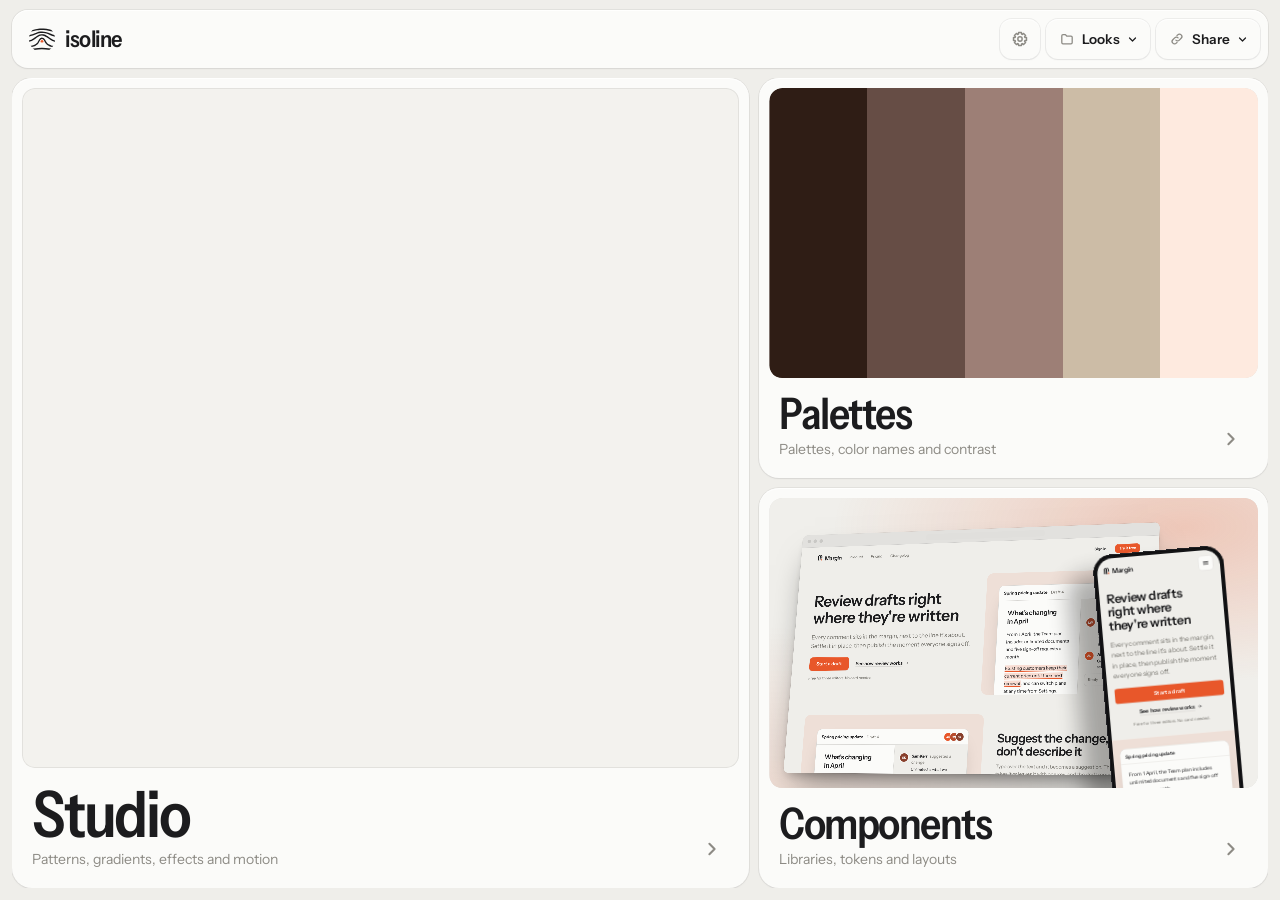
<file: index.html>
<!doctype html>
<html lang="en">
<head>
<meta charset="utf-8">
<script>document.documentElement.classList.add("loading"); window.introDone = new Promise((r) => (window.__introDone = r));</script>
<meta name="viewport" content="width=device-width, initial-scale=1, viewport-fit=cover">
<title>Isoline</title>
<meta name="description" content="Patterns, gradients and motion, color palettes, and design tokens with briefs for your AI agents. Free, in the browser.">
<meta name="theme-color" content="#efeeea">
<link rel="icon" type="image/svg+xml" href="favicon.svg">
<meta property="og:type" content="website">
<meta property="og:site_name" content="Isoline">
<meta property="og:title" content="Isoline: patterns, palettes and design tokens">
<meta property="og:description" content="Patterns, gradients and motion, color palettes, and design tokens with briefs for your AI agents. Free, in the browser.">
<meta property="og:url" content="https://masterclaudecoder.github.io/isoline/">
<meta property="og:image" content="https://masterclaudecoder.github.io/isoline/og.jpg">
<meta property="og:image:secure_url" content="https://masterclaudecoder.github.io/isoline/og.jpg">
<meta property="og:image:type" content="image/jpeg">
<meta property="og:image:width" content="1200">
<meta property="og:image:height" content="630">
<meta property="og:image:alt" content="The Isoline logo beside a soft orange and violet gradient made in the Studio">
<meta name="twitter:card" content="summary_large_image">
<meta name="twitter:title" content="Isoline: patterns, palettes and design tokens">
<meta name="twitter:description" content="Patterns, gradients and motion, color palettes, and design tokens with briefs for your AI agents. Free, in the browser.">
<meta name="twitter:image" content="https://masterclaudecoder.github.io/isoline/og.jpg">
<link rel="preconnect" href="https://fonts.googleapis.com">
<link rel="preconnect" href="https://fonts.gstatic.com" crossorigin>
<link href="https://fonts.googleapis.com/css2?family=Instrument+Sans:wdth,wght@75..100,400..700&family=Geist+Mono:wght@400;500&display=swap" rel="stylesheet">
<link rel="stylesheet" href="style.css">
</head>
<body>
<div class="splash" id="splash" aria-hidden="true"><div class="splash-in"><svg viewBox="0 0 120 120" aria-hidden="true"><defs><clipPath id="splash-lens"><circle cx="60" cy="60" r="56"/></clipPath></defs><g clip-path="url(#splash-lens)"><g stroke-linecap="round" stroke-linejoin="round"><path d="M0 94.7C3.2 94 15 91.8 19.5 90.7C23.9 89.6 24.5 89.2 26.8 88.2C29.1 87.2 31.8 85.6 33.4 84.7C35 83.8 35.1 83.8 36.4 82.6C37.7 81.3 39.3 80.3 41.5 77.4C43.6 74.5 47.3 68.2 49.2 65.3C51.2 62.5 52.1 61.4 53.1 60.2C54.1 59 54.5 58.9 55.2 58.4C56 57.9 56.7 57.5 57.5 57.2C58.3 56.9 59 56.8 59.8 56.8C60.6 56.8 61.4 56.9 62.1 57.1C62.9 57.3 63.7 57.7 64.4 58.1C65.1 58.6 65.5 58.7 66.6 59.9C67.6 61 68.5 62 70.5 64.8C72.4 67.7 76 74.1 78.2 76.9C80.3 79.8 81.8 80.9 83.1 82.2C84.5 83.4 84.5 83.4 86.1 84.4C87.6 85.3 90.3 86.9 92.6 87.9C94.8 88.9 97.3 89.7 99.6 90.5C102 91.2 103.3 91.6 106.7 92.3C110.1 93 117.8 94.3 120 94.7" fill="none" stroke-width="6"/><path d="M0 71.1C1.9 70.4 8.1 68.2 11.1 66.9C14.1 65.7 15.9 64.8 18.2 63.6C20.5 62.3 21.7 61.7 25 59.6C28.2 57.4 34.6 52.7 37.8 50.5C41.1 48.3 42.1 47.6 44.4 46.5C46.6 45.3 48.9 44.3 51.2 43.6C53.6 42.8 56 42.4 58.4 42.2C60.8 42.1 63.2 42.3 65.6 42.7C67.9 43.2 70.3 44 72.6 45C74.8 46 75.4 46.1 79.2 48.6C83 51 91.5 57.2 95.3 59.8C99.2 62.3 99.8 62.5 102.1 63.7C104.4 64.9 106.1 65.8 109.1 67C112.1 68.2 118.2 70.4 120 71.1" fill="none" stroke-width="6"/><path d="M0 48.6C2.5 47.7 8.3 46 15.1 43.5C22 41.1 35 35.9 41.2 33.8C47.5 31.8 49.5 31.8 52.7 31.3C55.9 30.8 57.8 30.8 60.4 30.8C63 30.8 65 30.9 68.1 31.4C71.3 31.9 73.4 32 79.6 34.1C85.8 36.1 98.7 41.3 105.4 43.8C112.2 46.2 117.6 47.8 120 48.6" fill="none" stroke-width="6"/><path d="M0 27.5C6.5 26.2 30.7 21.4 39.2 19.9C47.7 18.3 47.8 18.7 51.1 18.4C54.4 18.1 56.4 18.1 59 18.1C61.6 18 63.6 18 66.9 18.3C70.2 18.5 69.9 18 78.8 19.5C87.6 21.1 113.1 26.2 120 27.5" fill="none" stroke-width="6"/><path d="M0 106.5C7.3 105.6 33.8 102.5 43.7 101.6C53.6 100.6 54.3 100.7 59.6 100.7C64.9 100.7 65.4 100.5 75.5 101.5C85.6 102.5 112.6 105.6 120 106.5" fill="none" stroke-width="6"/></g></g><circle cx="60" cy="70" r="7.5" fill="#e8572a" stroke="var(--bg)" stroke-width="3"/></svg><div class="splash-bar"><i></i></div><p class="splash-msg" id="splashMsg">Loading</p></div></div>
<script>if (/[?&]d=/.test(location.hash)) document.getElementById("splashMsg").textContent = "Opening a shared design";
(function () {
  const tips = ["Safe values in Settings keeps random rolls within clean ranges. Turn it off for wilder ones.", "Some effects react to the pointer. Click or drag on the canvas to set them off.", "Every save keeps a version. Open Designs to go back to an earlier one.", "The dice beside a slider rolls only that value.", "Press R for a variation of the design, Shift+R for a new look.", "On the home page, click the logo twice to roll a new look for everything.", "Turn on Unlock values in Settings to type past a slider's limits.", "Performance mode in Settings keeps things smooth on a slower device.", "A shared link opens the exact design, palette and kit."];
  const m = document.getElementById("splashMsg"), html = document.documentElement;
  let i = Math.floor(Math.random() * tips.length);
  const next = () => {
    if (!html.classList.contains("loading")) return;
    m.classList.add("swap");
    setTimeout(() => { m.textContent = tips[i++ % tips.length]; m.classList.remove("swap"); }, 220);
    setTimeout(next, 5200);
  };
  setTimeout(next, 1800);
})();</script>
<svg width="0" height="0" style="position:absolute" aria-hidden="true">
  <defs>
    <symbol id="i-sun" viewBox="0 0 20 20"><circle cx="10" cy="10" r="3.3"/><path d="M10 2.6v1.6M10 15.8v1.6M2.6 10h1.6M15.8 10h1.6M4.77 4.77l1.13 1.13M14.1 14.1l1.13 1.13M4.77 15.23l1.13-1.13M14.1 5.9l1.13-1.13"/></symbol><symbol id="i-moon" viewBox="0 0 20 20"><path d="M16.4 12.4A6.7 6.7 0 0 1 7.6 3.6a6.7 6.7 0 1 0 8.8 8.8z"/></symbol><symbol id="i-dice" viewBox="0 0 24 24"><g stroke-width="1.9"><rect x="2.5" y="9.5" width="12" height="12" rx="2.6"/><path d="M17.6 14.4l3.4-3.4a2.3 2.3 0 0 0 0-3.2L16.2 3a2.3 2.3 0 0 0-3.2 0L9.8 6.2"/></g><g fill="currentColor" stroke="none"><circle cx="5.9" cy="18.1" r="1.25"/><circle cx="8.5" cy="15.5" r="1.25"/><circle cx="11.1" cy="12.9" r="1.25"/><circle cx="14.6" cy="6.2" r="1.25"/><circle cx="17.8" cy="9.4" r="1.25"/></g></symbol>
    <symbol id="i-undo" viewBox="0 0 20 20"><path d="M7.5 5.5 4 9l3.5 3.5"/><path d="M4 9h7.5a3.75 3.75 0 0 1 0 7.5H9"/></symbol>
    <symbol id="i-redo" viewBox="0 0 20 20"><path d="m12.5 5.5 3.5 3.5-3.5 3.5"/><path d="M16 9H8.5a3.75 3.75 0 0 0 0 7.5H11"/></symbol>
    <symbol id="i-gear" viewBox="0 0 20 20"><path d="M15.42 8.24L17.23 8.41L17.23 11.59L15.42 11.76L15.08 12.59L16.23 13.99L13.99 16.23L12.59 15.08L11.76 15.42L11.59 17.23L8.41 17.23L8.24 15.42L7.41 15.08L6.01 16.23L3.77 13.99L4.92 12.59L4.58 11.76L2.77 11.59L2.77 8.41L4.58 8.24L4.92 7.41L3.77 6.01L6.01 3.77L7.41 4.92L8.24 4.58L8.41 2.77L11.59 2.77L11.76 4.58L12.59 4.92L13.99 3.77L16.23 6.01L15.08 7.41Z"/><circle cx="10" cy="10" r="2.4"/></symbol>
    <symbol id="i-sliders" viewBox="0 0 20 20"><path d="M3.5 7h7M14.5 7h2M3.5 13h2M9.5 13h7"/><circle cx="12.5" cy="7" r="2"/><circle cx="7.5" cy="13" r="2"/></symbol>
    <symbol id="i-down" viewBox="0 0 20 20"><path d="M10 3.5v9M6.5 9 10 12.5 13.5 9"/><path d="M4 14v1.5a1 1 0 0 0 1 1h10a1 1 0 0 0 1-1V14"/></symbol>
    <symbol id="i-up" viewBox="0 0 20 20"><path d="M10 12.5v-9M6.5 7 10 3.5 13.5 7"/><path d="M4 14v1.5a1 1 0 0 0 1 1h10a1 1 0 0 0 1-1V14"/></symbol>
    <symbol id="i-chev" viewBox="0 0 20 20"><path d="m6 8 4 4 4-4"/></symbol>
    <symbol id="i-next" viewBox="0 0 20 20"><path d="m8 6 4 4-4 4"/></symbol>
    <symbol id="i-shift" viewBox="0 0 20 20"><path d="M10 3.5 3.5 10.5H7v6h6v-6h3.5Z"/></symbol>
    <symbol id="i-file" viewBox="0 0 20 20"><path d="M11.5 3.5H6a1.5 1.5 0 0 0-1.5 1.5v10A1.5 1.5 0 0 0 6 16.5h8a1.5 1.5 0 0 0 1.5-1.5V7.5Z"/><path d="M11.5 3.5v4h4"/></symbol>
    <symbol id="i-grid" viewBox="0 0 20 20"><rect x="3.5" y="3.5" width="13" height="13" rx="2.5"/><path d="M3.5 12.5c3-1 5-4.5 13-6"/></symbol>
    <symbol id="i-play" viewBox="0 0 20 20"><path d="M6.5 4.8v10.4a.8.8 0 0 0 1.2.7l8.4-5.2a.8.8 0 0 0 0-1.4L7.7 4.1a.8.8 0 0 0-1.2.7Z"/></symbol>
    <symbol id="i-pause" viewBox="0 0 20 20"><rect x="5.5" y="4.5" width="3" height="11" rx="1"/><rect x="11.5" y="4.5" width="3" height="11" rx="1"/></symbol>
    <symbol id="i-lock" viewBox="0 0 20 20"><rect x="4.5" y="9" width="11" height="8" rx="2"/><path d="M7 9V6.5a3 3 0 0 1 6 0V9"/></symbol>
    <symbol id="i-unlock" viewBox="0 0 20 20"><rect x="4.5" y="9" width="11" height="8" rx="2"/><path d="M7 9V6.5a3 3 0 0 1 5.8-1.1"/></symbol>
    <symbol id="i-sort" viewBox="0 0 20 20"><path d="M5 4.5v11M2.5 13 5 15.5 7.5 13M10.5 6h7M10.5 10h5M10.5 14h3"/></symbol>
    <symbol id="i-heart" viewBox="0 0 20 20"><path d="M10 16s-6-3.6-6-8.2A3.3 3.3 0 0 1 10 6a3.3 3.3 0 0 1 6 1.8C16 12.4 10 16 10 16Z"/></symbol>
    <symbol id="i-shades" viewBox="0 0 20 20"><rect x="4" y="3.5" width="12" height="13" rx="2.5"/><path d="M4 7.8h12M4 12.2h12"/></symbol>
    <symbol id="i-columns" viewBox="0 0 20 20"><rect x="3.5" y="4" width="13" height="12" rx="2"/><path d="M10.5 4v12M14 4v12"/></symbol>
    <symbol id="i-prev" viewBox="0 0 20 20"><path d="m12 6-4 4 4 4"/></symbol>
    <symbol id="i-pipette" viewBox="0 0 20 20"><path d="m11.5 6 2.5 2.5"/><path d="M13 4.5a1.8 1.8 0 0 1 2.5 2.5L8 14.5l-3 .5.5-3Z"/></symbol>
    <symbol id="i-plus" viewBox="0 0 20 20"><path d="M10 4.5v11M4.5 10h11"/></symbol>
    <symbol id="i-x" viewBox="0 0 20 20"><path d="m6 6 8 8M14 6l-8 8"/></symbol>
    <symbol id="i-grip" viewBox="0 0 20 20"><g fill="currentColor" stroke="none"><circle cx="7.5" cy="6" r="1.1"/><circle cx="12.5" cy="6" r="1.1"/><circle cx="7.5" cy="10" r="1.1"/><circle cx="12.5" cy="10" r="1.1"/><circle cx="7.5" cy="14" r="1.1"/><circle cx="12.5" cy="14" r="1.1"/></g></symbol>
    <symbol id="i-eye" viewBox="0 0 20 20"><path d="M2.5 10s2.8-5 7.5-5 7.5 5 7.5 5-2.8 5-7.5 5-7.5-5-7.5-5Z"/><circle cx="10" cy="10" r="2.2"/></symbol>
    <symbol id="i-eyeoff" viewBox="0 0 20 20"><path d="M2.5 10s2.8-5 7.5-5 7.5 5 7.5 5-2.8 5-7.5 5-7.5-5-7.5-5Z"/><circle cx="10" cy="10" r="2.2"/><path d="m4 4 12 12"/></symbol>
    <symbol id="i-swap" viewBox="0 0 20 20"><path d="M5 7.5h10M12 4.5l3 3-3 3M15 12.5H5M8 9.5l-3 3 3 3"/></symbol>
    <symbol id="i-copy" viewBox="0 0 20 20"><rect x="7" y="7" width="9" height="9" rx="2"/><path d="M13 7V5.5A1.5 1.5 0 0 0 11.5 4h-6A1.5 1.5 0 0 0 4 5.5v6A1.5 1.5 0 0 0 5.5 13H7"/></symbol>
    <symbol id="i-check" viewBox="0 0 20 20"><path d="m5 10.5 3 3 7-7"/></symbol>
    <symbol id="i-reset" viewBox="0 0 20 20"><path d="M4.5 10a5.5 5.5 0 1 0 1.6-3.9"/><path d="M4.5 4v3.5H8"/></symbol>
    <symbol id="i-type" viewBox="0 0 20 20"><path d="M4.5 6V4.5h11V6M10 4.5v11M7.5 15.5h5"/></symbol>
    <symbol id="i-palette" viewBox="0 0 20 20"><circle cx="7" cy="7.3" r="3.5"/><circle cx="13" cy="7.3" r="3.5"/><circle cx="10" cy="12.8" r="3.5"/></symbol>
    <symbol id="i-space" viewBox="0 0 20 20"><path d="M4 4v12M16 4v12M7 10h6M8.8 8.2 7 10l1.8 1.8M11.2 8.2 13 10l-1.8 1.8"/></symbol>
    <symbol id="i-corner" viewBox="0 0 20 20"><path d="M4.5 16V10a5.5 5.5 0 0 1 5.5-5.5h6"/><path d="M4.5 4.5h.01M4.5 7h.01M7 4.5h.01" stroke-width="2"/></symbol>
    <symbol id="i-layers" viewBox="0 0 20 20"><path d="m10 3.8 6.5 3.4L10 10.6 3.5 7.2Z"/><path d="m3.5 10.4 6.5 3.4 6.5-3.4"/><path d="m3.5 13.4 6.5 3.4 6.5-3.4"/></symbol>
    <symbol id="i-timing" viewBox="0 0 20 20"><path d="M3.5 3.5v13h13"/><path d="M6 14c4.5 0 5-8.5 9.5-8.5"/></symbol>
    <symbol id="i-rules" viewBox="0 0 20 20"><path d="m3.5 6.2 1.6 1.6 2.6-2.6M3.5 12.7l1.6 1.6 2.6-2.6M10.5 6.5h6M10.5 13h6"/></symbol>
    <symbol id="i-search" viewBox="0 0 20 20"><circle cx="9" cy="9" r="5"/><path d="m16 16-3.4-3.4"/></symbol>
    <symbol id="i-expand" viewBox="0 0 20 20"><path d="M4 8V4h4M16 8V4h-4M4 12v4h4M16 12v4h-4"/></symbol>
    <symbol id="i-fill" viewBox="0 0 20 20"><path d="M11.5 3.5h5v5M8.5 16.5h-5v-5M16.5 3.5 11.5 8.5M3.5 16.5l5-5"/></symbol>
    <symbol id="i-panel" viewBox="0 0 20 20"><rect x="3.5" y="4" width="13" height="12" rx="2.5"/><path d="M8.5 4v12M5.6 7.5h.9M5.6 10h.9"/></symbol>
    <symbol id="i-chat" viewBox="0 0 20 20"><path d="M4 5.5A1.5 1.5 0 0 1 5.5 4h9A1.5 1.5 0 0 1 16 5.5v6.5a1.5 1.5 0 0 1-1.5 1.5H9l-3.5 3v-3h0A1.5 1.5 0 0 1 4 12Z"/></symbol>
    <symbol id="i-folder" viewBox="0 0 20 20"><path d="M3.5 6A1.5 1.5 0 0 1 5 4.5h3l1.6 1.8H15A1.5 1.5 0 0 1 16.5 7.8v6.7A1.5 1.5 0 0 1 15 16H5a1.5 1.5 0 0 1-1.5-1.5Z"/></symbol>
    <symbol id="i-link" viewBox="0 0 20 20"><path d="M8.6 11.4a3 3 0 0 0 4.3 0l2.3-2.3a3 3 0 0 0-4.3-4.3l-.9.9M11.4 8.6a3 3 0 0 0-4.3 0l-2.3 2.3a3 3 0 0 0 4.3 4.3l.9-.9"/></symbol>
    <symbol id="i-history" viewBox="0 0 20 20"><path d="M4.5 10a5.5 5.5 0 1 0 1.6-3.9"/><path d="M4.5 4v3.5H8M10 7v3.2l2.2 1.4"/></symbol>
    <symbol id="i-trash" viewBox="0 0 20 20"><path d="M4.5 6h11M8 6V4.5h4V6M6 6l.7 9.5h6.6L14 6"/></symbol>
    <symbol id="i-import" viewBox="0 0 20 20"><path d="M11.5 4h3a1.5 1.5 0 0 1 1.5 1.5v9a1.5 1.5 0 0 1-1.5 1.5h-3"/><path d="M3.5 10h8.5M9 7l3 3-3 3"/></symbol>
    <symbol id="i-export" viewBox="0 0 20 20"><path d="M8.5 4h-3A1.5 1.5 0 0 0 4 5.5v9A1.5 1.5 0 0 0 5.5 16h3"/><path d="M8 10h8.5M13.5 7l3 3-3 3"/></symbol>
    <symbol id="i-version" viewBox="0 0 20 20"><path d="M6.5 6.5h8a1.5 1.5 0 0 1 1.5 1.5v6.5a1.5 1.5 0 0 1-1.5 1.5h-8A1.5 1.5 0 0 1 5 14.5V8a1.5 1.5 0 0 1 1.5-1.5Z"/><path d="M7 4h7"/><path d="M10.5 9.2v4M8.5 11.2h4"/></symbol>
    <symbol id="i-out" viewBox="0 0 20 20"><path d="M7.5 5.5h7v7M14.5 5.5l-9 9"/></symbol>
  </defs>
</svg>

<div class="shell">
  <div class="scrim" id="scrim" aria-hidden="true"></div>
  <header class="top">
    <a class="brand" id="brand" href="#/" aria-label="Isoline home"></a>
    <span class="home-hist" id="homeHist" data-for="home"><button class="ib" id="homeUndo" title="Back to the last look (⌘Z)" aria-label="Back to the last look" disabled><svg class="ic"><use href="#i-undo"/></svg></button><button class="ib" id="homeRedo" title="Forward again (⇧⌘Z)" aria-label="Forward again" disabled><svg class="ic"><use href="#i-redo"/></svg></button></span>
    <span class="remix-busy" id="remixBusy" role="status" hidden><i></i>Rolling a new look</span>
    <div class="size" data-for="studio components">
      <input class="dim" id="w" type="number" min="64" max="8000" aria-label="Width">
      <span class="times">×</span>
      <input class="dim" id="h" type="number" min="64" max="8000" aria-label="Height">
      <div class="menu-wrap">
        <button class="btn sm" id="sizeBtn" aria-haspopup="true"><span id="sizeName">Custom</span><svg class="ic"><use href="#i-chev"/></svg></button>
        <div class="pop scroll" id="sizeMenu" hidden></div>
      </div>
      <button class="ib" id="swap" title="Swap width and height" aria-label="Swap width and height"><svg class="ic"><use href="#i-swap"/></svg></button>
    </div>
    <div class="cp-top" data-for="components"><div class="seg" id="cpMode"><button data-v="builder">Builder</button><button data-v="libraries">Libraries</button></div></div>
    <div class="top-right">
      <div class="menu-wrap">
        <button class="ib lg" id="settingsBtn" title="Settings" aria-label="Settings" aria-haspopup="true"><svg class="ic"><use href="#i-gear"/></svg></button>
        <div class="pop settings" id="settingsMenu" hidden>
          <label class="set-row" for="safe">
            <span><b>Safe values</b><small>Randomize within clean ranges</small></span>
            <span class="switch"><input type="checkbox" id="safe"><span></span></span>
          </label>
          <label class="set-row" for="unlock">
            <span><b>Unlock values</b><small>Type past slider limits</small></span>
            <span class="switch"><input type="checkbox" id="unlock"><span></span></span>
          </label>
          <div class="set-sep"></div>
          <div class="set-row static"><span><b>Language</b></span><div class="seg sm icons" id="lang"><button data-v="en" data-egg="🍔" translate="no" data-tip="English" aria-label="English"><svg class="flag" viewBox="0 0 20 20" aria-hidden="true"><rect width="20" height="20" fill="#fff"/><path d="M0 0h20v2.86H0zM0 5.71h20v2.86H0zM0 11.43h20v2.86H0zM0 17.14h20V20H0z" fill="#c8313e"/><rect width="10" height="11.43" fill="#2b3b7c"/><g fill="#fff"><circle cx="3.6" cy="4" r=".75"/><circle cx="6.4" cy="4" r=".75"/><circle cx="3.6" cy="7.2" r=".75"/><circle cx="6.4" cy="7.2" r=".75"/></g><circle cx="10" cy="10" r="9.5" fill="none" stroke="rgba(0,0,0,.14)"/></svg></button><button data-v="ru" data-egg="🐻" translate="no" data-tip="Русский" aria-label="Русский"><svg class="flag" viewBox="0 0 20 20" aria-hidden="true"><rect width="20" height="6.67" fill="#fff"/><rect y="6.67" width="20" height="6.67" fill="#1f56a6"/><rect y="13.33" width="20" height="6.67" fill="#d52b1e"/><circle cx="10" cy="10" r="9.5" fill="none" stroke="rgba(0,0,0,.14)"/></svg></button></div></div>
          <div class="set-row static"><span><b>Theme</b></span><div class="seg sm icons" id="theme"><button data-v="light" data-tip="Light" aria-label="Light"><svg class="ic"><use href="#i-sun"/></svg></button><button data-v="dark" data-tip="Dark" aria-label="Dark"><svg class="ic"><use href="#i-moon"/></svg></button></div></div>
          <div class="set-row static"><span><b>Accent</b></span><div class="accents" id="accents"></div></div>
          <div class="set-sep"></div>
          <button class="opt" id="perfOpen"><span><svg class="ic"><use href="#i-sliders"/></svg>Performance</span><span class="opt-note" id="perfSum"></span></button>
          <div class="set-sep"></div>
          <button class="opt" id="exportSettings"><span><svg class="ic"><use href="#i-down"/></svg>Download settings</span><span class="mono">.json</span></button>
          <button class="opt" id="copySettings"><span><svg class="ic"><use href="#i-copy"/></svg>Copy settings</span></button>
          <button class="opt" id="importSettings"><span><svg class="ic"><use href="#i-import"/></svg>Import settings</span></button>
          <div class="set-sep"></div>
          <button class="opt" id="changelogBtn"><span><svg class="ic"><use href="#i-history"/></svg>Changelog</span><span class="opt-note" id="changelogVer"></span></button>
          <button class="opt" id="tourBtn"><span><svg class="ic"><use href="#i-play"/></svg>Show the tutorial</span></button>
          <button class="opt" id="feedbackBtn"><span><svg class="ic"><use href="#i-chat"/></svg>Send feedback</span></button>
          <button class="opt danger" id="resetAll"><span><svg class="ic"><use href="#i-reset"/></svg>Reset to defaults</span></button>
          <div class="set-ver"><span id="verLine"></span><button class="btn sm" id="verReload" hidden>Reload</button></div>
        </div>
      </div>
      <div class="menu-wrap" data-for="studio">
        <button class="btn" id="designsBtn" aria-haspopup="true"><svg class="ic"><use href="#i-folder"/></svg><span class="lbl">Designs</span><svg class="ic chev"><use href="#i-chev"/></svg></button>
        <div class="pop designs" id="designsMenu" hidden>
          <div class="dz-head">
            <input class="field dz-name" id="dzName" maxlength="60" spellcheck="false" aria-label="Design name" placeholder="Untitled design">
            <button class="btn primary sm" id="dzSave" title="Save as a new design (⌘S)">Save</button>
          </div>
          <p class="dz-state" id="dzState"></p>
          <button class="opt" id="dzVersion" hidden><span><svg class="ic"><use href="#i-version"/></svg><span>Save as a new version of <b id="dzVersionOf"></b></span></span></button>
          <div class="set-sep"></div>
          <h3>Saved in this browser</h3>
          <div class="dz-list" id="dzList"></div>
          <div class="set-sep"></div>
          <div class="dz-foot">
            <label class="btn sm"><svg class="ic"><use href="#i-import"/></svg>Import<input type="file" id="dzImport" accept=".json,application/json" hidden></label>
            <button class="btn sm" id="dzExportAll"><svg class="ic"><use href="#i-export"/></svg>Export all</button>
          </div>
        </div>
      </div>
      <div class="menu-wrap" data-for="home">
        <button class="btn" id="looksBtn" aria-haspopup="true"><svg class="ic"><use href="#i-folder"/></svg><span class="lbl">Looks</span><svg class="ic chev"><use href="#i-chev"/></svg></button>
        <div class="pop designs" id="looksMenu" hidden>
          <div class="dz-head">
            <input class="field dz-name" id="lkName" maxlength="60" spellcheck="false" aria-label="Look name" placeholder="Name this look">
            <button class="btn primary sm" id="lkSave" title="Save all three modes as one look">Save</button>
          </div>
          <p class="dz-state">Saves all three modes as one look.</p>
          <div class="set-sep"></div>
          <h3>Saved looks</h3>
          <div class="dz-list" id="lkList"></div>
          <div class="set-sep"></div>
          <div class="dz-foot">
            <label class="btn sm"><svg class="ic"><use href="#i-import"/></svg>Import<input type="file" id="lkImport" accept=".json,application/json" hidden></label>
            <button class="btn sm" id="lkExportAll"><svg class="ic"><use href="#i-export"/></svg>Export all</button>
          </div>
        </div>
      </div>
      <div class="menu-wrap">
        <button class="btn" id="shareBtn" aria-haspopup="true" title="Share"><svg class="ic"><use href="#i-link"/></svg><span class="lbl">Share</span><svg class="ic chev"><use href="#i-chev"/></svg></button>
        <div class="pop share" id="shareMenu" hidden>
          <button class="opt rich" id="dzShare" data-for="studio"><svg class="ic"><use href="#i-link"/></svg><span><b>Copy link</b><small>Opens this design for anyone, no account needed</small></span></button>
          <button class="opt rich" id="aiCopy"><span class="tb-ic" aria-hidden="true"><svg class="ic"><use href="#i-copy"/></svg><svg class="ic"><use href="#i-check"/></svg></span><span><b>Copy for agents</b><small>A guide for AI agents to drive Isoline</small></span></button>
        </div>
      </div>
      <div class="menu-wrap" data-for="studio">
        <button class="btn primary" id="exportBtn" aria-haspopup="true">Export<svg class="ic chev"><use href="#i-chev"/></svg></button>
        <div class="pop export" id="exportMenu" hidden>
          <div class="seg" id="fmt"><button data-v="svg">SVG</button><button data-v="png">PNG</button><button data-v="video">MP4</button><button data-v="gif">GIF</button><button data-v="html">HTML</button></div>
          <p class="note" id="rasterNote" hidden>Gradients, images and effects export as PNG.</p>
          <div class="seg" id="pngScale" hidden>
            <button data-v="1">1×</button><button data-v="2">2×</button><button data-v="3">3×</button><button data-v="4">4×</button>
          </div>
          <div class="ex-grid" id="vidOpts" hidden>
            <span class="label">Size</span><div class="seg sm" id="vidSize"><button data-v="720">720p</button><button data-v="1080">1080p</button><button data-v="1440">1440p</button></div>
            <span class="label">Frame rate</span><div class="seg sm" id="vidFps"><button data-v="24">24</button><button data-v="30">30</button><button data-v="60">60</button></div>
            <span class="label">Loops</span><div class="seg sm" id="vidLoops"><button data-v="1">1</button><button data-v="2">2</button><button data-v="4">4</button></div>
          </div>
          <div class="ex-grid" id="gifOpts" hidden>
            <span class="label">Size</span><div class="seg sm" id="gifSize"><button data-v="360">360p</button><button data-v="480">480p</button><button data-v="720">720p</button></div>
            <span class="label">Frame rate</span><div class="seg sm" id="gifFps"><button data-v="15">15</button><button data-v="20">20</button><button data-v="30">30</button></div>
            <span class="label">Loops</span><div class="seg sm" id="gifLoops"><button data-v="1">1</button><button data-v="2">2</button><button data-v="4">4</button></div>
            <span class="label" id="gifWebpL" data-tip="Full color, no banding, usually smaller. Plays in all current browsers">Animated WebP</span><label class="switch" id="gifWebpS"><input type="checkbox" id="gifWebp" aria-labelledby="gifWebpL"><span></span></label>
          </div>
          <p class="note" id="vidNote" hidden>Still designs export with a slow drift.</p>
          <label class="label" for="fname">File</label>
          <input class="field mono" id="fname" spellcheck="false">
          <dl class="facts" id="facts"></dl>
          <div class="ex-prog" id="exProg" hidden><div class="progress"><i></i></div><div class="ex-prog-row"><span id="exProgLbl"></span><span class="mono" id="exProgPct"></span></div></div>
          <div class="ex-actions">
            <button class="btn" id="copy"><svg class="ic"><use href="#i-copy"/></svg><span id="copyLbl">Copy SVG</span></button>
            <button class="btn" id="exCancel" hidden>Cancel</button>
            <button class="btn primary" id="download"><svg class="ic"><use href="#i-down"/></svg><span id="dlLbl">Download</span></button>
          </div>
        </div>
      </div>
    </div>
  </header>

  <div class="pages">
  <section class="page home" data-page="home" hidden>
    <div class="bento">
      <a class="tool big" href="#/studio" data-go="studio"><span class="tool-prev" id="homeStudio"></span><span class="tool-text"><b>Studio</b><small>Patterns, gradients, effects and motion</small></span><svg class="ic go"><use href="#i-next"/></svg></a>
      <a class="tool" href="#/palettes" data-go="palettes"><span class="tool-prev" id="homePalette"></span><span class="tool-text"><b>Palettes</b><small>Palettes, color names and contrast</small></span><svg class="ic go"><use href="#i-next"/></svg></a>
      <a class="tool" href="#/components" data-go="components"><span class="tool-prev comp-prev" id="homeComponents"></span><span class="tool-text"><b>Components</b><small>Libraries, tokens and layouts</small></span><svg class="ic go"><use href="#i-next"/></svg></a>
    </div>
  </section>

  <main class="app page" data-page="studio">
    <aside class="slots scroll" id="slots" aria-label="Layers">
      <h2 class="col-title">Build</h2>
      <div id="slotList"></div>
    </aside>

    <aside class="options scroll" id="options" aria-live="polite">
      <div class="opt-head" id="optHead"><h2 class="col-title" id="optTitle"></h2><div class="gh-tools" id="optTools"></div></div>

      <div class="panel-sec" data-panel="preset">
        <div class="take" id="takeRow"></div>
        <label class="cp-search st-search"><svg class="ic"><use href="#i-search"/></svg><input class="field" id="presetQ" type="search" placeholder="Search presets" aria-label="Search presets" spellcheck="false" autocomplete="off"></label>
        <div class="seg filter" id="presetFilter"></div>
        <div class="cards" id="presetGrid"></div>
        <div class="no-match" id="presetNone" hidden></div>
      </div>

      <div class="panel-sec" data-panel="generator">
        <div class="cards" id="genGrid"></div>
      </div>

      <div class="panel-sec" data-panel="shape">
        <div data-gen="contours">
          <h3 class="sub first">Pattern</h3>
          <div class="cards three" id="patterns"></div>
        </div>
        <div data-gen="noise">
          <h3 class="sub first">Noise type</h3>
          <div class="cards three" id="noiseTypes"></div>
        </div>
        <div data-gen="image">
          <div class="sub-head first"><h3 class="sub">Picture</h3><button class="btn sm ghost" id="imgReplace"><svg class="ic"><use href="#i-up"/></svg>Replace</button></div>
        </div>
        <h3 class="sub">Variations</h3>
        <div class="cards three" id="variations"></div>
        <div data-gen="contours">
          <div id="shape"></div>
          <div class="seed-row"><label class="label" for="seed">Seed</label><input class="field mono" id="seed" type="number" min="0" max="999999"></div>
          <div class="sub-head pts-head">
            <span class="label">Shape with your own points</span>
            <div class="gh-tools">
              <button class="ib" id="showPoints" title="Show handles" aria-label="Show handles"><svg class="ic"><use href="#i-eye"/></svg></button>
              <label class="switch" title="Use points"><input type="checkbox" id="usePoints" aria-label="Use points"><span></span></label>
            </div>
          </div>
          <div class="pt-actions">
            <button class="btn sm" id="addPoint">Add point</button>
            <button class="btn sm" id="scatter">Scatter</button>
            <button class="btn sm ghost" id="clearPoints">Clear</button>
          </div>
          <p class="hint" id="ptHint"></p>
          <div id="pointCtrls"></div>
        </div>
        <div data-gen="raster">
          <div id="gradCtrls"></div>
          <p class="hint" id="gradHint">Drag dots on the canvas. Double-click to add.</p>
        </div>
      </div>

      <div class="panel-sec" data-panel="lines">
        <div class="cards three" id="modes"></div>
        <div id="lines"></div>
      </div>

      <div class="panel-sec" data-panel="colors">
        <div class="sub-head first"><h3 class="sub">Your colors</h3><span class="val-static mono" id="stopCount"></span></div>
        <div class="mine" id="mine"></div>
        <div data-gen="contours">
          <label class="label-row switch-row" for="gradient"><span class="label">Blend between colors</span><span class="switch"><input type="checkbox" id="gradient"><span></span></span></label>
          <label class="label-row switch-row" for="transparent"><span class="label">Transparent background</span><span class="switch"><input type="checkbox" id="transparent"><span></span></span></label>
          <div id="color"></div>
        </div>
        <div class="sub-head"><h3 class="sub">Palettes</h3><button class="btn sm ghost pal-sort" id="palSort" data-tip="Sort by color or by name"><svg class="ic"><use href="#i-sort"/></svg><span>Color</span></button><button class="btn sm ghost" id="toPalettes" title="Open these colors in the palette tool"><svg class="ic"><use href="#i-palette"/></svg>Edit in Palettes</button></div>
        <div class="pal-head">
          <div class="seg sm tabs" id="palTabs"></div>
        </div>
        <div class="pal-view"><div class="palettes" id="palettes"></div></div>
        <div class="pager pal-pager"><button class="ib xs" id="palPrev" aria-label="Previous palettes"><svg class="ic"><use href="#i-prev"/></svg></button><span class="dots" id="palDots"></span><button class="ib xs" id="palNext" aria-label="Next palettes"><svg class="ic"><use href="#i-next"/></svg></button></div>
        <div id="inkSec">
          <h3 class="sub">Print inks</h3>
          <div class="roles" id="inks"></div>
        </div>
      </div>

      <div class="panel-sec" data-panel="addobj">
        <div class="cards three" id="objKinds"></div>
        <p class="hint">Objects sit under effects. Drag one on the canvas to move it.</p>
      </div>

      <div class="panel-sec" data-panel="object">
        <div class="cards three" id="objForms"></div>
        <div class="sub-head first" id="objPicRow"><h3 class="sub">Picture</h3><button class="btn sm ghost" id="objPicReplace"><svg class="ic"><use href="#i-up"/></svg>Replace</button></div>
        <div id="objGroups"></div>
        <div class="fx-actions">
          <button class="btn sm" id="objDup"><svg class="ic"><use href="#i-copy"/></svg>Duplicate</button>
          <button class="btn sm ghost" id="objRemove"><svg class="ic"><use href="#i-x"/></svg>Remove</button>
        </div>
      </div>

      <div class="panel-sec" data-panel="effect">
        <p class="lede" id="fxLede"></p>
        <div id="fxBodyHost"></div>
        <div class="fx-actions">
          <button class="btn sm" id="fxSwap"><svg class="ic"><use href="#i-swap"/></svg>Swap for another</button>
          <button class="btn sm ghost" id="fxRemove"><svg class="ic"><use href="#i-x"/></svg>Remove</button>
        </div>
      </div>

      <div class="panel-sec" data-panel="motion">
        <div class="seg wrap5" id="motionType"><button data-v="still">Still</button><button data-v="drift" data-tip="The pattern moves along its path and loops back" data-tip-preview="motion:drift">Drift</button><button data-v="breathe" data-tip="The shape keeps morphing and flows back into itself" data-tip-preview="motion:breathe">Flow</button><button data-v="flow" data-tip="Lines swell outward and colors sway in and out" data-tip-preview="motion:flow">Breathe</button><button data-v="pulse" data-tip="The field swells on four soft beats per loop" data-tip-preview="motion:pulse">Pulse</button></div>
        <div id="motionCtrls"></div>
        <div id="motionMore">
          <div class="ex-grid motion-grid">
            <span class="label">Playback</span><div class="seg sm" id="motionMode"><button data-v="loop" data-tip="Runs start to end, again and again" data-tip-preview="timing:mode.loop">Loop</button><button data-v="pingpong" data-tip="Runs forward, then back" data-tip-preview="timing:mode.pingpong">Ping-pong</button><button data-v="once" data-tip="Plays one time and stops" data-tip-preview="timing:mode.once">Once</button></div>
            <span class="label">Direction</span><div class="seg sm" id="motionDir"><button data-v="1" data-tip="From the start to the end" data-tip-preview="timing:dir.1">Forward</button><button data-v="-1" data-tip="From the end back to the start" data-tip-preview="timing:dir.-1">Reverse</button></div>
          </div>
          <h3 class="sub">Easing</h3>
          <div class="seg sm wrap" id="motionEase"><button data-v="linear" data-tip="An even pace" data-tip-preview="timing:ease.linear">Linear</button><button data-v="ease" data-tip="Quick start, gentle finish" data-tip-preview="timing:ease.ease">Ease</button><button data-v="in" data-tip="Starts slow, speeds up" data-tip-preview="timing:ease.in">In</button><button data-v="out" data-tip="Starts fast, slows down" data-tip-preview="timing:ease.out">Out</button><button data-v="inout" data-tip="Slow at both ends" data-tip-preview="timing:ease.inout">In and out</button><button data-v="custom">Custom</button></div>
          <svg class="bezier" id="bezier" viewBox="0 0 160 120" aria-label="Easing curve, drag the handles"></svg>
          <p class="hint mono" id="bezVals"></p>
        </div>
        <button class="btn play-btn" id="playBtn"><svg class="ic"><use href="#i-play"/></svg><span>Play</span></button>
        <p class="note play-note">Exports render every frame and play smoothly even if the preview stutters.</p>
      </div>

      <div class="panel-sec" data-panel="addfx">
        <label class="cp-search st-search"><svg class="ic"><use href="#i-search"/></svg><input class="field" id="fxQ" type="search" placeholder="Search effects" aria-label="Search effects" spellcheck="false" autocomplete="off"></label>
        <div id="fxGallery"></div>
        <div class="no-match" id="fxNone" hidden></div>
      </div>
      <div class="next-step"><button class="btn primary next-btn" id="nextBtn"><span class="nx-text"><small id="nextKicker">Continue</small><b id="nextLbl"></b></span><span class="nx-end"><small id="nextSub"></small><svg class="ic"><use href="#i-next"/></svg></span></button></div>
    </aside>

    <section class="stage">
      <div class="canvas-wrap" id="wrap">
        <div class="artboard" id="art">
          <div class="art-svg" id="artSvg"></div>
          <canvas class="art-fx" id="fx" hidden></canvas>
          <svg class="overlay" id="ov"></svg>
        </div>
        <div class="stage-meta mono"><span class="kind" id="kind">SVG</span><span id="ms"></span></div>
        <div class="perf-note" id="perfNote" role="status" hidden><span><b>Playback is slow</b><small><span id="perfRate"></span> Exports aren't affected.</small><label class="perf-off"><input type="checkbox" id="perfOff">Don't remind me</label></span><button class="btn sm" id="perfFx">Remove effects</button><button class="btn sm" id="perfStop">Stop motion</button><button class="ib xs" id="perfX" aria-label="Dismiss"><svg class="ic"><use href="#i-x"/></svg></button></div>
        <div class="stage-bar glass" role="toolbar" aria-label="Canvas">
          <button class="ib st-wide" id="stWide" data-tip="Hide the sidebars" aria-label="Hide the sidebars"><svg class="ic"><use href="#i-panel"/></svg></button>
          <button class="ib" id="undo" title="Undo (⌘Z)" aria-label="Undo"><svg class="ic"><use href="#i-undo"/></svg></button>
          <button class="ib" id="redo" title="Redo (⇧⌘Z)" aria-label="Redo"><svg class="ic"><use href="#i-redo"/></svg></button>
          <button class="ib" id="barPlay" title="Play motion" aria-label="Play motion" hidden><svg class="ic"><use href="#i-play"/></svg></button>
          <span class="bar-sep"></span>
          <button class="bar-btn" id="variation" title="Same look, new variation">Variation<kbd>R</kbd></button>
          <button class="bar-btn surprise" id="surprise" title="A new look from the presets"><span class="spark" aria-hidden="true"><svg viewBox="0 0 20 20"><path d="M10 1.5c.6 4.6 3.9 7.9 8.5 8.5-4.6.6-7.9 3.9-8.5 8.5-.6-4.6-3.9-7.9-8.5-8.5 4.6-.6 7.9-3.9 8.5-8.5Z"/></svg><svg viewBox="0 0 20 20"><path d="M10 1.5c.6 4.6 3.9 7.9 8.5 8.5-4.6.6-7.9 3.9-8.5 8.5-.6-4.6-3.9-7.9-8.5-8.5 4.6-.6 7.9-3.9 8.5-8.5Z"/></svg><svg viewBox="0 0 20 20"><path d="M10 1.5c.6 4.6 3.9 7.9 8.5 8.5-4.6.6-7.9 3.9-8.5 8.5-.6-4.6-3.9-7.9-8.5-8.5 4.6-.6 7.9-3.9 8.5-8.5Z"/></svg></span><span>Surprise</span><kbd><svg class="ic kbd-ic"><use href="#i-shift"/></svg>R</kbd></button>
          <span class="bar-sep"></span>
          <button class="ib" id="stFill" data-tip="Fill the screen and hide this bar (W)" aria-label="Fill the screen"><svg class="ic"><use href="#i-fill"/></svg></button>
          <button class="ib" id="stFull" data-tip="Full screen (F)" aria-label="Full screen"><svg class="ic"><use href="#i-expand"/></svg></button>
        </div>
      </div>
    </section>
  </main>

  <section class="page pt" data-page="palettes" hidden>
    <div class="pt-cols" id="ptCols"></div>
    <div class="pt-bar glass" data-frost="14" role="toolbar" aria-label="Palette">
      <div class="pt-grp" role="group" aria-label="History">
        <button class="ib" id="ptUndo" title="Undo (⌘Z)" aria-label="Undo"><svg class="ic"><use href="#i-undo"/></svg></button>
        <button class="ib" id="ptRedo" title="Redo (⇧⌘Z)" aria-label="Redo"><svg class="ic"><use href="#i-redo"/></svg></button>
      </div>
      <div class="pt-grp" role="group" aria-label="Create">
        <button class="bar-btn pt-gen" id="ptGen">Generate<kbd>Space</kbd></button>
        <button class="bar-btn" id="ptVary" title="Small changes to the unlocked colors">Vary<kbd>V</kbd></button>
        <div class="menu-wrap up">
          <button class="bar-btn pt-mode-btn" id="ptModeBtn" aria-haspopup="true" aria-label="Harmony" title="Harmony"><span class="pt-dots" id="ptDots"></span><svg class="ic chev"><use href="#i-chev"/></svg></button>
          <div class="pop pt-modes" id="ptModeMenu" hidden></div>
        </div>
      </div>
      <div class="pt-grp" role="group" aria-label="View">
        <button class="ib" id="ptSort" title="Sort by lightness" aria-label="Sort by lightness"><svg class="ic"><use href="#i-sort"/></svg></button>
        <button class="ib" id="ptWeights" title="Show proportions (60-30-10)" aria-label="Show proportions"><svg class="ic"><use href="#i-columns"/></svg></button>
      </div>
      <div class="pt-grp" role="group" aria-label="Library">
        <div class="menu-wrap up">
          <button class="bar-btn" id="ptSavedBtn" aria-haspopup="true"><svg class="ic"><use href="#i-heart"/></svg>Saved</button>
          <div class="pop pt-saved" id="ptSavedMenu" hidden></div>
        </div>
        <div class="menu-wrap up">
          <button class="bar-btn" id="ptExportBtn" aria-haspopup="true">Export<svg class="ic chev"><use href="#i-chev"/></svg></button>
          <div class="pop" id="ptExportMenu" hidden>
            <button class="opt" data-ex="hex"><span><svg class="ic"><use href="#i-copy"/></svg>Copy hex codes</span></button>
            <button class="opt" data-ex="css"><span><svg class="ic"><use href="#i-copy"/></svg>Copy CSS variables</span></button>
            <button class="opt" data-ex="json"><span><svg class="ic"><use href="#i-copy"/></svg>Copy JSON</span></button>
            <button class="opt" data-ex="link"><span><svg class="ic"><use href="#i-copy"/></svg>Copy link</span></button>
            <button class="opt" data-ex="png"><span><svg class="ic"><use href="#i-down"/></svg>Download PNG</span></button>
          </div>
        </div>
      </div>
      <div class="menu-wrap up pt-use">
        <button class="btn primary sm" id="ptUse">Use in Studio</button><button class="btn primary sm pt-use-more" id="ptUseMore" aria-haspopup="true" aria-label="Use somewhere else"><svg class="ic chev"><use href="#i-chev"/></svg></button>
        <div class="pop" id="ptUseMenu" hidden>
          <button class="opt" data-use="studio"><span><svg class="ic"><use href="#i-next"/></svg>Use in Studio</span></button>
          <button class="opt" data-use="components"><span><svg class="ic"><use href="#i-next"/></svg>Use in Builder</span></button>
        </div>
      </div>
    </div>
  </section>

  <section class="page cp" data-page="components" hidden>
    <div class="cp-lib" id="cpLib"></div>
    <div class="cp-build" id="cpBuild" hidden></div>
  </section>
  </div>
</div>

<button class="mini" id="mini" aria-label="Back to canvas"><div class="mini-in" id="miniIn"></div></button>

<div class="modal" id="unlockModal" hidden>
  <div class="dialog" role="dialog" aria-modal="true" aria-labelledby="unlockTitle">
    <h3 id="unlockTitle">Unlock values?</h3>
    <p>Typed values can go past the slider limits. Extreme ones, like a 1px grid or thousands of lines, can freeze this tab.</p>
    <div class="dialog-actions"><button class="btn" id="unlockCancel">Cancel</button><button class="btn primary" id="unlockOk">Unlock</button></div>
  </div>
</div>

<div class="modal" id="compatModal" hidden>
  <div class="dialog" role="dialog" aria-modal="true" aria-labelledby="compatTitle">
    <h3 id="compatTitle">Open with changes?</h3>
    <ul class="compat-list" id="compatList"></ul>
    <div class="dialog-actions">
      <span class="grow"></span>
      <button class="btn" id="compatCancel">Cancel</button><button class="btn primary" id="compatOk">Open anyway</button>
    </div>
  </div>
</div>

<div class="modal" id="perfModal" hidden>
  <div class="dialog perf-dialog" role="dialog" aria-modal="true" aria-labelledby="perfTitle">
    <h3 id="perfTitle">Performance</h3>
    <div class="set-row static"><span><b>Performance mode</b><small id="perfModeNote">Lighter drawing for built-in graphics</small></span><div class="seg sm" id="perfMode"><button data-v="auto">Auto</button><button data-v="on">On</button><button data-v="off">Off</button></div></div>
    <div class="set-row static"><span><b>Priority</b><small>What comes first when the device is busy</small></span><div class="seg sm" id="perfPrio"><button data-v="fps">Frame rate</button><button data-v="load">Load speed</button></div></div>
    <div class="set-row static"><span><b>Home roll limit</b><small>A roll on the home page that takes longer is skipped</small></span><div class="seg sm" id="rollHome"><button data-v="0">Off</button><button data-v="3">3 s</button><button data-v="6">6 s</button><button data-v="10">10 s</button></div></div>
    <div class="set-row static"><span><b>Surprise limit</b><small>A Studio look that would take longer to draw is skipped</small></span><div class="seg sm" id="rollStudio"><button data-v="0">Off</button><button data-v="3">3 s</button><button data-v="6">6 s</button><button data-v="10">10 s</button></div></div>
    <div class="set-row static"><span><b>Lag warning</b><small>Warns when playback drops below this rate</small></span><div class="seg sm" id="perfFps"><button data-v="0">Off</button><button data-v="30">30</button><button data-v="45">45</button><button data-v="60">60</button></div></div>
    <label class="set-row" for="showMs"><span><b>Render time</b><small>Frame time, shown on the canvas</small></span><span class="switch"><input type="checkbox" id="showMs"><span></span></span></label>
    <div class="set-sep"></div>
    <div class="perf-head"><b>Effect quality</b><small>Higher is smoother but slower, in previews and exports. Auto picks Low in performance mode, Mid otherwise.</small></div>
    <div class="set-row static"><span><b>God rays</b><small>Steps along each ray</small></span><div class="seg sm" id="qRays"><button data-v="auto">Auto</button><button data-v="low">Low</button><button data-v="mid">Mid</button><button data-v="high">High</button></div></div>
    <div class="set-row static"><span><b>Blur and depth of field</b><small>Samples in each blur</small></span><div class="seg sm" id="qTaps"><button data-v="auto">Auto</button><button data-v="low">Low</button><button data-v="mid">Mid</button><button data-v="high">High</button></div></div>
    <div class="set-row static"><span><b>Bloom</b><small>Samples around each glow</small></span><div class="seg sm" id="qBloom"><button data-v="auto">Auto</button><button data-v="low">Low</button><button data-v="mid">Mid</button><button data-v="high">High</button></div></div>
    <div class="set-row static"><span><b>Frosted glass</b><small>Samples in the frost of glass objects</small></span><div class="seg sm" id="qFrost"><button data-v="auto">Auto</button><button data-v="low">Low</button><button data-v="mid">Mid</button><button data-v="high">High</button></div></div>
    <div class="set-row static"><span><b>3D objects</b><small>Detail of edges and fine ripples</small></span><div class="seg sm" id="qSteps"><button data-v="auto">Auto</button><button data-v="low">Low</button><button data-v="mid">Mid</button><button data-v="high">High</button></div></div>
    <div class="set-sep"></div>
    <div class="dialog-actions">
      <button class="btn ghost" id="exportLogs" data-tip="Download the frame times measured here, to send with a report"><svg class="ic"><use href="#i-export"/></svg>Export log</button>
      <span class="grow"></span>
      <button class="btn primary" id="perfDone">Done</button>
    </div>
  </div>
</div>
<div class="modal" id="importModal" hidden>
  <div class="dialog" role="dialog" aria-modal="true" aria-labelledby="importTitle">
    <h3 id="importTitle">Import settings</h3>
    <textarea class="field mono" id="importText" rows="8" spellcheck="false" placeholder="Paste settings JSON, or choose a file"></textarea>
    <p class="note err" id="importErr" hidden></p>
    <div class="dialog-actions">
      <label class="btn">Choose file<input type="file" id="importFile" accept=".json,application/json" hidden></label>
      <span class="grow"></span>
      <button class="btn" id="importCancel">Cancel</button><button class="btn primary" id="importOk">Import</button>
    </div>
  </div>
</div>

<div class="modal" id="changelogModal" hidden>
  <div class="dialog log" role="dialog" aria-modal="true" aria-labelledby="logTitle">
    <div class="log-head"><h3 id="logTitle">Changelog</h3><button class="ib" id="logClose" aria-label="Close"><svg class="ic"><use href="#i-x"/></svg></button></div>
    <div class="log-list" id="logList"></div>
  </div>
</div>

<div class="modal" id="feedbackModal" hidden>
  <div class="dialog fb" role="dialog" aria-modal="true" aria-labelledby="fbTitle">
    <h3 id="fbTitle">Send feedback</h3>
    <div class="seg" id="fbKind"><button data-v="bug" class="on">Something broke</button><button data-v="idea">An idea</button><button data-v="other">Other</button></div>
    <input class="field" id="fbSubject" placeholder="Title" aria-label="Title" maxlength="120">
    <input class="fb-hp" id="fbHp" tabindex="-1" autocomplete="off" aria-hidden="true">
    <textarea class="field autosize" id="fbText" rows="4" placeholder="What happened, and what did you expect?" aria-label="Details"></textarea>
    <label class="label-row switch-row" for="fbInfo"><span class="label">Attach page details<small id="fbInfoSum"></small></span><span class="switch"><input type="checkbox" id="fbInfo" checked><span></span></span></label>
    <p class="note">Opens a filled-in GitHub issue to post from your account.</p>
    <div class="dialog-actions"><button class="btn" id="fbCancel">Cancel</button><button class="btn primary" id="fbOk" disabled><svg class="ic"><use href="#i-out"/></svg><span>Continue on GitHub</span></button></div>
  </div>
</div>

<div class="toasts" id="toasts" aria-live="polite"></div>
<script src="ru.js"></script>
<script src="i18n.js"></script>
<script src="ui.js"></script>
<script src="colornames.js"></script>
<script src="color.js"></script>
<script src="picker.js"></script>
<script src="gifenc.js"></script>
<script src="engine.js"></script>
<script src="brand.js"></script>
<script src="fx.js"></script>
<script src="changelog.js"></script>
<script src="app.js"></script>
<script src="palette.js"></script>
<script src="libs.js"></script>
<script src="components.js"></script>
<script src="shell.js"></script>
<script src="agent.js"></script>
<script src="glass.js"></script>
<script src="tour.js"></script>
</body>
</html>
</file>
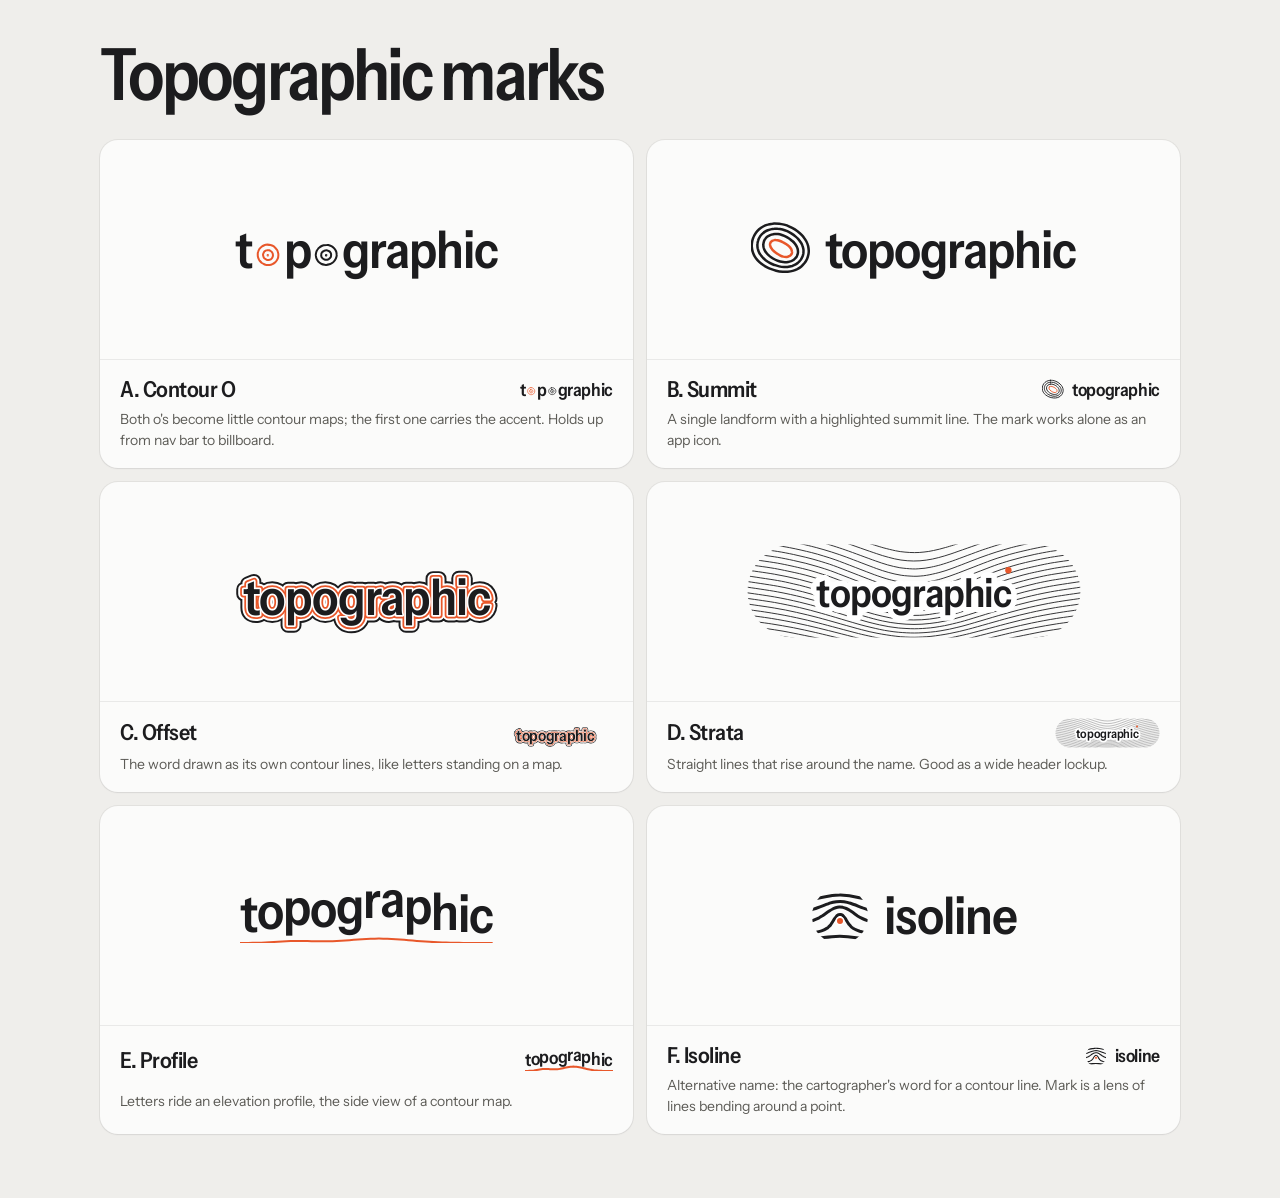
<file: logos.html>
<!doctype html>
<html lang="en">
<head>
<meta charset="utf-8">
<meta name="viewport" content="width=device-width, initial-scale=1, viewport-fit=cover">
<title>Topographic Marks</title>
<link rel="preconnect" href="https://fonts.googleapis.com">
<link rel="preconnect" href="https://fonts.gstatic.com" crossorigin>
<link href="https://fonts.googleapis.com/css2?family=Instrument+Sans:wdth,wght@75..100,400..700&family=Geist+Mono:wght@400;500&display=swap" rel="stylesheet">
<style>
:root {
  --bg: #efeeeb; --card: #fbfbfa; --ink: #1c1c1e; --muted: #8d8b85; --hair: rgba(28,28,30,.08); --accent: #e8572a;
  --sans: "Instrument Sans", system-ui, sans-serif; --mono: "Geist Mono", ui-monospace, monospace;
  color-scheme: light;
}
* { box-sizing: border-box; }
html, body { margin: 0; }
body { background: var(--bg); color: var(--ink); font-family: var(--sans); -webkit-font-smoothing: antialiased; padding-inline: 16px; padding-block: 40px 64px; }
main { max-width: 1080px; margin: 0 auto; }
h1 { font-size: clamp(40px, 7vw, 72px); font-weight: 600; font-stretch: 85%; letter-spacing: -0.04em; line-height: .95; margin: 0 0 32px; text-wrap: balance; }
.grid { display: grid; grid-template-columns: repeat(auto-fill, minmax(min(100%, 480px), 1fr)); gap: 14px; }
.card { background: var(--card); border-radius: 18px; box-shadow: 0 0 0 1px rgba(28,28,30,.06), 0 1px 2px rgba(28,28,30,.05); overflow: hidden; display: grid; grid-template-rows: 220px auto; min-width: 0; }
.stage { display: grid; place-items: center; padding: 24px; border-bottom: 1px solid var(--hair); }
.lockup { display: flex; align-items: center; gap: 14px; }
.big .lg-word { font-size: 52px; }
.big .lg-mark { width: 60px; height: 60px; }
.big .lg-svg { height: 96px; max-width: 100%; }
.meta { display: grid; grid-template-columns: 1fr auto; gap: 6px 16px; align-items: center; padding: 16px 20px 18px; }
.meta h2 { margin: 0; font-size: 22px; font-weight: 600; font-stretch: 90%; letter-spacing: -0.02em; }
.meta p { grid-column: 1 / -1; margin: 0; color: #5c5b56; font-size: 14px; line-height: 1.45; max-width: 60ch; }
.small { display: flex; align-items: center; gap: 8px; }
.small .lg-word { font-size: 18px; }
.small .lg-mark { width: 22px; height: 22px; }
.small .lg-svg { height: 30px; }
.id { font-family: var(--mono); font-size: 11px; color: var(--muted); }
.lg-word { line-height: 1; white-space: nowrap; color: var(--ink); }
.ring-o { display: inline-block; width: .58em; height: .58em; vertical-align: -0.04em; margin: 0 .015em; overflow: visible; }
.lg-mark { flex: none; display: block; }
.lg-stack { display: inline-grid; }
.lg-profile { width: 100%; height: .46em; margin-top: -.3em; }
</style>
</head>
<body>
<main>
  <h1>Topographic marks</h1>
  <div class="grid" id="grid"></div>
</main>
<script src="engine.js"></script>
<script src="brand.js"></script>
<script>
  const grid = document.getElementById("grid");
  TopoBrand.concepts.forEach((c, i) => {
    const card = document.createElement("article");
    card.className = "card";
    card.innerHTML = `<div class="stage"><div class="lockup big">${c.html()}</div></div>
      <div class="meta"><h2>${String.fromCharCode(65 + i)}. ${c.name}</h2><div class="small">${c.html()}</div><p>${c.note}</p></div>`;
    grid.appendChild(card);
  });
</script>
</body>
</html>
</file>
<file: style.css>
@font-face { font-family: "Iso Cyrillic"; src: url(https://fonts.gstatic.com/s/intertight/v9/NGSwv5HMAFg6IuGlBNMjxLsD8ah8QA.woff2) format("woff2"); font-weight: 100 900; font-display: swap; size-adjust: 93%; unicode-range: U+0301, U+0400-045F, U+0490-0491, U+04B0-04B1, U+2116; }
@font-face { font-family: "Iso Cyrillic"; src: url(https://fonts.gstatic.com/s/intertight/v9/NGSwv5HMAFg6IuGlBNMjxLsK8ah8QA.woff2) format("woff2"); font-weight: 100 900; font-display: swap; size-adjust: 93%; unicode-range: U+0460-052F, U+1C80-1C8A, U+20B4, U+2DE0-2DFF, U+A640-A69F, U+FE2E-FE2F; }
:root {
  --bg: #efeeea;
  --panel: #fbfbf9;
  --well: #f3f2ee;
  --ink: #1c1c1e;
  --ink-2: #4b4a46;
  --muted: #8d8b85;
  --line-rgb: 28, 28, 30;
  --shadow-rgb: 28, 28, 30;
  --hair: rgba(var(--line-rgb), 0.08);
  --accent: #e8572a;
  --accent-hi: color-mix(in oklab, var(--accent), white 14%);
  --accent-ink: color-mix(in oklab, var(--accent), black 22%);
  --accent-soft: color-mix(in oklab, var(--accent) 14%, var(--panel));
  --hi: rgba(255, 255, 255, 0.9);
  --glass: rgba(251, 251, 249, 0.82);
  --lift: #fff;
  --knob: linear-gradient(#fff, #f6f5f2);
  --raised: inset 0 1px 0 var(--hi), 0 0 0 1px rgba(var(--line-rgb), 0.06), 0 1px 2px rgba(var(--shadow-rgb), 0.05);
  --sunken: inset 0 1px 1.5px rgba(var(--shadow-rgb), 0.06), inset 0 0 0 1px rgba(var(--line-rgb), 0.05);
  --pop: 0 0 0 1px rgba(var(--line-rgb), 0.07), 0 6px 20px -8px rgba(var(--shadow-rgb), 0.14);
  --sans: "Instrument Sans", "Iso Cyrillic", system-ui, -apple-system, "Segoe UI", sans-serif;
  --mono: var(--sans);
  color-scheme: light;
}
@media (prefers-color-scheme: dark) {
  :root:not([data-theme="light"]) {
    --bg: #131312; --panel: #1c1c1a; --well: #161615; --ink: #edece8; --ink-2: #bcbab3; --muted: #85837c;
    --line-rgb: 237, 236, 232; --shadow-rgb: 0, 0, 0; --hi: rgba(255, 255, 255, 0.05); --glass: rgba(30, 30, 28, 0.78); --lift: #242422;
    --knob: linear-gradient(#f2f1ed, #d6d4cd); --accent-soft: color-mix(in oklab, var(--accent) 20%, var(--panel));
    --raised: inset 0 1px 0 var(--hi), 0 0 0 1px rgba(var(--line-rgb), 0.07), 0 1px 2px rgba(0, 0, 0, 0.4);
    --sunken: inset 0 1px 2px rgba(0, 0, 0, 0.35), inset 0 0 0 1px rgba(var(--line-rgb), 0.05);
    --pop: 0 0 0 1px rgba(var(--line-rgb), 0.09), 0 12px 32px -10px rgba(0, 0, 0, 0.65);
    color-scheme: dark;
  }
}
:root[data-theme="dark"] {
  --bg: #131312; --panel: #1c1c1a; --well: #161615; --ink: #edece8; --ink-2: #bcbab3; --muted: #85837c;
  --line-rgb: 237, 236, 232; --shadow-rgb: 0, 0, 0; --hi: rgba(255, 255, 255, 0.05); --glass: rgba(30, 30, 28, 0.78); --lift: #242422;
  --knob: linear-gradient(#f2f1ed, #d6d4cd); --accent-soft: color-mix(in oklab, var(--accent) 20%, var(--panel));
  --raised: inset 0 1px 0 var(--hi), 0 0 0 1px rgba(var(--line-rgb), 0.07), 0 1px 2px rgba(0, 0, 0, 0.4);
  --sunken: inset 0 1px 2px rgba(0, 0, 0, 0.35), inset 0 0 0 1px rgba(var(--line-rgb), 0.05);
  --pop: 0 0 0 1px rgba(var(--line-rgb), 0.09), 0 12px 32px -10px rgba(0, 0, 0, 0.65);
  color-scheme: dark;
}
* { box-sizing: border-box; }
html, body { margin: 0; height: 100%; }
body { background: var(--bg); color: var(--ink); font-family: var(--sans); font-size: 14px; -webkit-font-smoothing: antialiased; }
button, input, textarea { font: inherit; color: inherit; }
button { cursor: pointer; }
:focus-visible { outline: 2px solid var(--accent); outline-offset: 2px; }
.mono { font-family: var(--mono); font-variant-numeric: tabular-nums; }
[hidden]:not(.page) { display: none !important; }
.page[hidden] { content-visibility: hidden; visibility: hidden; pointer-events: none; }
.page[hidden].warm { content-visibility: visible; visibility: visible; opacity: .01; position: absolute; inset: 0; overflow: hidden; }
.ic { width: 18px; height: 18px; fill: none; stroke: currentColor; stroke-width: 1.6; stroke-linecap: round; stroke-linejoin: round; flex: none; }

::-webkit-scrollbar { width: 12px; height: 12px; }
::-webkit-scrollbar-button { display: none; width: 0; height: 0; }
::-webkit-scrollbar-track { background: transparent; margin: 6px 0; }
.scroll::-webkit-scrollbar-track { margin: 14px 0; }
::-webkit-scrollbar-thumb { background: rgba(var(--line-rgb), 0.14); border-radius: 99px; border: 4px solid transparent; background-clip: padding-box; }
::-webkit-scrollbar-thumb:hover { background-color: rgba(var(--line-rgb), 0.28); }
::-webkit-scrollbar-corner { background: transparent; }
textarea::-webkit-scrollbar { width: 10px; }
textarea::-webkit-scrollbar-thumb { border-width: 3px; }
@supports (-moz-appearance: none) { * { scrollbar-width: thin; scrollbar-color: rgba(var(--line-rgb), 0.2) transparent; } }

.shell { display: grid; grid-template-rows: auto minmax(0, 1fr); height: 100%; padding: 10px 12px 12px; gap: 10px; }
@supports (height: 100dvh) { .shell { height: 100dvh; } }
.top {
  display: grid; grid-template-columns: 1fr auto 1fr; align-items: center; gap: 12px;
  background: var(--panel); border-radius: 16px; box-shadow: var(--raised); padding: 8px 8px 8px 16px; min-height: 58px;
}
.brand { display: flex; align-items: center; gap: 9px; }
.brand .lg-mark { display: block; width: 28px; height: 28px; }
.brand .lg-word { font-size: 23px; }
.size { display: flex; align-items: center; gap: 2px; height: 40px; padding: 0 4px 0 8px; border-radius: 12px; background: var(--well); box-shadow: var(--sunken); }
.dim {
  font-family: var(--sans); font-size: 21px; font-weight: 600; font-stretch: 88%; letter-spacing: -0.025em; height: 32px;
  border: 0; background: transparent; outline: none; padding: 0 3px; border-radius: 8px; -moz-appearance: textfield; transition: background .15s;
}
.dim::-webkit-inner-spin-button, .dim::-webkit-outer-spin-button { -webkit-appearance: none; }
.dim:hover, .dim:focus { background: var(--panel); box-shadow: var(--raised); }
.times { font-size: 15px; color: var(--accent); font-weight: 500; }
.size .menu-wrap { margin-left: 6px; }
.size .btn.sm { box-shadow: var(--raised); }
.top-right { display: flex; align-items: center; gap: 8px; justify-content: flex-end; }

.app { display: grid; grid-template-columns: 272px 340px minmax(0, 1fr); gap: 10px; min-height: 0; }
.slots, .options {
  background: var(--panel); border-radius: 18px; box-shadow: var(--raised); overflow-y: auto; overscroll-behavior: contain; min-height: 0;
}
.slots, .options { scrollbar-gutter: stable; }
.slots { padding: 18px 2px 18px 14px; }
.options { padding: 18px 8px 24px 20px; }
@supports (-moz-appearance: none) { .slots { padding-right: 6px; } .options { padding-right: 12px; } }
.col-title { font-size: 30px; font-weight: 600; font-stretch: 88%; letter-spacing: -0.03em; line-height: 1; margin: 0; }
.slots .col-title { padding: 0 6px 14px; }
.opt-head { display: flex; align-items: center; justify-content: space-between; gap: 8px; margin-bottom: 14px; }
.lead, .lead > h3.sub:first-child, .lead > .sub-head:first-child, .lead > .pal-head:first-child { margin-top: 0 !important; }
.gh-tools { display: flex; align-items: center; gap: 6px; }
.lede { margin: 0 0 16px; color: var(--muted); font-size: 13px; line-height: 1.45; }

.slot { padding: 10px 0 12px; border-top: 1px solid var(--hair); }
.slot:first-of-type { border-top: 0; padding-top: 0; }
.slot-label { display: flex; align-items: center; gap: 6px; padding: 0 6px 7px; font-size: 13px; font-weight: 600; color: var(--ink-2); }
.count { display: inline-grid; place-items: center; min-width: 16px; height: 16px; padding: 0 3px 2px; box-sizing: border-box; border-radius: 3.5px; background: var(--accent); color: var(--on-accent, #fff); font: 500 10.5px/1 "Geist Mono", ui-monospace, monospace; font-variant-numeric: tabular-nums lining-nums; text-box: trim-both cap alphabetic; box-shadow: inset 0 -2px 0 color-mix(in oklab, var(--accent) 70%, #000), inset 0 1px 0 color-mix(in oklab, #fff 30%, transparent); }
.tile {
  position: relative; display: flex; align-items: center; gap: 10px; width: 100%; border: 0; padding: 6px 8px 6px 6px; border-radius: 12px;
  background: var(--panel); box-shadow: var(--raised); text-align: left; transition: box-shadow .15s, background .15s;
}
.tile:hover { background: var(--lift); }
.tile.on { box-shadow: 0 0 0 1.5px var(--accent); background: var(--lift); }
.tile-th { width: 64px; height: 40px; border-radius: 7px; overflow: hidden; flex: none; background: var(--well); box-shadow: inset 0 0 0 1px var(--hair); line-height: 0; }
.tile-th svg, .tile-th canvas { display: block; width: 100%; height: 100%; }
.tile-text { display: grid; min-width: 0; flex: 1; }
.tile-text b { font-size: 14px; font-weight: 600; white-space: nowrap; overflow: hidden; text-overflow: ellipsis; }
.tile-text small { font-size: 12px; color: var(--muted); white-space: nowrap; overflow: hidden; text-overflow: ellipsis; }
.tile .go { color: var(--muted); width: 16px; height: 16px; }
.tile.on .go { color: var(--accent); }
.tile-sw { display: flex; width: 64px; height: 40px; border-radius: 7px; overflow: hidden; box-shadow: inset 0 0 0 1px var(--hair); }
.tile-sw i { flex: 1; transition: background-color .35s ease; }
.fx-tiles { position: relative; display: grid; gap: 6px; }
.tile.fx { padding: 4px 6px 4px 2px; gap: 2px; }
.tile.fx .tile-main { display: flex; align-items: center; gap: 10px; flex: 1; min-width: 0; border: 0; background: transparent; padding: 2px 0; text-align: left; }
.tile.fx.dragging { box-shadow: 0 0 0 1.5px var(--accent), var(--pop); }
.tile.fx { position: relative; }
.row-tools { position: absolute; left: 24px; top: 50%; width: 64px; height: 40px; margin-top: -20px; display: flex; align-items: center; justify-content: center; gap: 4px; border-radius: 7px; background: rgba(20, 18, 16, .42); opacity: 0; pointer-events: none; transition: opacity .18s var(--ease); }
.row-tools .ib.xs { color: #fff; background: transparent; }
.row-tools .ib.xs:hover { background: rgba(255, 255, 255, .2); }
.tile.fx:hover .row-tools, .tile.fx:focus-within .row-tools, .tile.fx.off .row-tools { opacity: 1; pointer-events: auto; }
.tile.fx.off:not(:hover, :focus-within) .row-copy { display: none; }
@media (hover: none) { .tile.fx.on .row-tools { opacity: 1; pointer-events: auto; } }
.fx-stack.folded .row-tools { display: none; }
.tile.fx .tile-th, .tile.fx .tile-text { transition: opacity .24s var(--ease), filter .24s var(--ease); }
.tile.fx.off .tile-th { opacity: .4; filter: grayscale(1); }
.tile.fx.off .tile-text { opacity: .55; }
.row-paste { margin-left: auto; }
.row-paste + .stack-fold { margin-left: 0; }
.grip { display: grid; place-items: center; width: 20px; height: 32px; color: rgba(var(--line-rgb), .3); cursor: grab; touch-action: none; border-radius: 6px; flex: none; }
.grip:hover { color: var(--ink); }
.grip .ic { width: 16px; height: 16px; }
.tile.add { border: 1.5px dashed rgba(var(--line-rgb), .18); box-shadow: none; background: transparent; padding: 6px; }
.tile.add:hover { border-color: rgba(var(--line-rgb), .35); background: transparent; }
.tile.add.on { border-color: var(--accent); }
.tile-plus { width: 64px; height: 40px; display: grid; place-items: center; border-radius: 7px; background: var(--well); color: var(--accent); flex: none; }

h3.sub { font-size: 13px; font-weight: 600; color: var(--ink-2); margin: 22px 0 10px; }
h3.sub.first { margin-top: 4px; }
h3.sub.inline { margin: 0; }
.sub-head { display: flex; flex-wrap: wrap; align-items: baseline; justify-content: space-between; gap: 4px 10px; margin: 22px 0 10px; }
.sub-head h3.sub { margin: 0; }
.sub-head:has(> .btn) { align-items: center; justify-content: flex-start; }
.sub-head > h3.sub + .btn { margin-left: auto; }
.sub-note { font-size: 12px; color: var(--muted); }
.hint { margin: 10px 0 14px; font-size: 12.5px; color: var(--muted); line-height: 1.45; }

.take { display: grid; gap: 7px; margin-bottom: 14px; }
.take-label { font-size: 13px; font-weight: 600; color: var(--ink-2); }
.multi { display: flex; flex-wrap: wrap; gap: 2px; padding: 3px; border-radius: 11px; background: var(--well); box-shadow: var(--sunken); }
.multi > .tog { flex: 1 1 auto; }
.tog {
  display: inline-flex; align-items: center; justify-content: center; gap: 6px; border: 0; height: 30px; padding: 0 6px; border-radius: 8px; font-size: 12.5px; font-weight: 600;
  background: transparent; color: var(--muted); transition: color .2s, background .2s, box-shadow .2s;
}
.tog:hover { color: var(--ink-2); }
.tick { display: grid; place-items: center; width: 14px; height: 14px; border-radius: 4px; box-shadow: inset 0 0 0 1.5px rgba(var(--line-rgb), .2); transition: background .2s, box-shadow .2s; flex: none; }
.tick .ic { width: 10px; height: 10px; stroke-width: 2.6; color: #fff; opacity: 0; transform: scale(.5); transition: opacity .2s, transform .25s cubic-bezier(.2,.9,.3,1.3); }
.tog.on { background: var(--panel); color: var(--ink); box-shadow: var(--raised); }
.tog.on .tick { background: var(--accent); box-shadow: none; }
.tog.on .tick .ic { opacity: 1; transform: none; }
.seg.filter { grid-auto-flow: row; grid-template-columns: repeat(3, 1fr); margin-bottom: 14px; }
.seg.filter button { padding: 0 6px; font-size: 12px; }

.cards { display: grid; grid-template-columns: repeat(2, 1fr); gap: 8px; }
.cards.three { grid-template-columns: repeat(3, 1fr); }
.card {
  position: relative; display: grid; border: 0; padding: 4px 4px 6px; background: var(--panel); border-radius: 12px; box-shadow: var(--raised);
  text-align: left; transition: transform .12s, box-shadow .12s; min-width: 0;
}
.card .th { aspect-ratio: 16 / 10; border-radius: 8px; overflow: hidden; background: var(--well); box-shadow: inset 0 0 0 1px var(--hair); line-height: 0; }
.card .th svg, .card .th canvas, .card .th img { display: block; width: 100%; height: 100%; }
.th, .tile-th { position: relative; }
.th:empty, .tile-th:empty { background: var(--ph, var(--well)); }
.th > *, .tile-th > * { position: absolute; inset: 0; }
.fresh { animation: fade-in .4s ease both; }
@keyframes fade-in { from { opacity: 0; } }
.card-label { display: block; padding: 6px 4px 0; font-size: 13px; font-weight: 500; white-space: nowrap; overflow: hidden; text-overflow: ellipsis; }
.card-sub { display: block; padding: 0 4px; font-size: 11.5px; color: var(--muted); white-space: nowrap; overflow: hidden; text-overflow: ellipsis; }
.cards.three .card-sub { font-size: 11px; padding: 0 3px; }
.card.on { box-shadow: 0 0 0 1.5px var(--accent); }
.card.on .card-label { color: var(--accent); }
#presetGrid.filtered .card-sub { display: none; }
.card.var { padding: 3px; }
.card.var .card-label { display: none; }
.fx-card .added { position: absolute; top: 8px; right: 8px; width: 18px; height: 18px; border-radius: 5px; display: none; place-items: center; background: var(--accent); color: #fff; border: 1px solid color-mix(in oklab, var(--accent) 84%, #000); box-sizing: border-box; box-shadow: 0 0 0 1.5px rgba(255,255,255,.6), 0 1px 4px rgba(0,0,0,.22); }
.fx-card .added .ic { width: 12px; height: 12px; stroke-width: 2.4; }
.fx-card.added .added { display: grid; }
.fx-actions { display: flex; gap: 6px; margin-top: 18px; padding-top: 14px; border-top: 1px solid var(--hair); }

.pal-head { display: flex; align-items: center; justify-content: space-between; gap: 10px; margin: 22px 0 12px; }
.tabs { width: auto; }
.tabs button { padding: 0 9px; }
.pager { display: flex; align-items: center; gap: 4px; }
.dots { display: flex; gap: 5px; }
.dots i { width: 6px; height: 6px; border-radius: 99px; background: rgba(var(--line-rgb), .16); transition: width .25s, background .25s; }
.dots i.on { width: 16px; background: var(--accent); }
.pal-view { overflow: hidden; margin: -4px; padding: 4px; }
.palettes { display: grid; grid-template-columns: repeat(3, 1fr); gap: 6px; }
.palettes.from-r { animation: from-r .34s cubic-bezier(.2,.8,.2,1); }
.palettes.from-l { animation: from-l .34s cubic-bezier(.2,.8,.2,1); }
@keyframes from-r { from { opacity: 0; transform: translateX(28px); } }
@keyframes from-l { from { opacity: 0; transform: translateX(-28px); } }
.suggest { display: grid; grid-template-columns: repeat(2, minmax(0, 1fr)); gap: 6px; }
.sug { min-width: 0; display: flex; align-items: center; gap: 7px; border: 0; padding: 6px 8px; border-radius: 9px; background: transparent; font-size: 12.5px; font-weight: 500; color: var(--ink-2); text-align: left; transition: background .15s, color .15s; }
.sug:hover { background: var(--well); color: var(--ink); }
.sug span:last-child { white-space: nowrap; overflow: hidden; text-overflow: ellipsis; }
.sug-sw { display: flex; align-items: center; flex: none; padding: 2px; border-radius: 99px; }
.sug-sw i { width: 14px; height: 14px; border-radius: 50%; box-shadow: 0 0 0 1.5px var(--panel), inset 0 0 0 1px rgba(0,0,0,.08); transition: background-color .35s; }
.sug-sw i + i { margin-left: -5px; }
.roles { display: flex; gap: 18px; }
.role { display: grid; justify-items: center; gap: 6px; font-size: 12px; font-weight: 500; color: var(--ink-2); transition: opacity .2s; }
.role.off { opacity: .4; }
.sw.lg { width: 40px; height: 40px; }
.toggles { display: flex; gap: 18px; margin: 16px 0 14px; }
.toggles .switch em { color: var(--ink-2); font-size: 12.5px; font-weight: 500; }
.pk-group { display: grid; gap: 5px; }
.pk-group + .pk-group { margin-top: 8px; }
.pk-group > span { font-size: 11.5px; font-weight: 500; color: var(--muted); }
.pk-group > div { display: flex; flex-wrap: wrap; gap: 6px; }
.pal { display: grid; gap: 6px; border: 0; padding: 6px; border-radius: 10px; background: var(--panel); box-shadow: var(--raised); font-size: 12px; font-weight: 500; text-align: left; color: var(--ink-2); }
.pal-sw, .pal-bar, .pal-sw i { transition: background .35s ease; }
.pal-sw { display: flex; align-items: center; justify-content: center; height: 28px; border-radius: 6px; box-shadow: inset 0 0 0 1px var(--hair); }
.pal-sw i { width: 14px; height: 14px; border-radius: 50%; box-shadow: 0 0 0 1.5px rgba(255,255,255,.6); }
.pal-sw i + i { margin-left: -4px; }
.pal-bar { display: block; height: 28px; border-radius: 6px; box-shadow: inset 0 0 0 1px var(--hair); }
.pal:hover { color: var(--ink); }
.pal.on { box-shadow: 0 0 0 1.5px var(--accent); color: var(--accent); }

.ib { width: 30px; height: 30px; display: grid; place-items: center; border: 0; border-radius: 9px; background: transparent; color: var(--muted); transition: background .15s, color .15s; flex: none; padding: 0; }
.ib.lg { width: 36px; height: 36px; border-radius: 11px; }
.ib:hover { background: var(--well); color: var(--ink); }
.ib:active { box-shadow: var(--sunken); }
.ib:disabled { opacity: .35; pointer-events: none; }
.ib.xs { width: 22px; height: 22px; border-radius: 6px; }
.ib.xs .ic { width: 14px; height: 14px; }
.ctrl { margin-bottom: 14px; }
.ctrl:last-child { margin-bottom: 0; }
.label-row { display: flex; justify-content: space-between; align-items: center; gap: 8px; margin: 0 0 7px; min-height: 22px; }
.label { font-size: 13.5px; font-weight: 500; color: var(--ink-2); }
.val, .hex {
  font-family: var(--mono); font-size: 11.5px; color: var(--muted); font-variant-numeric: tabular-nums; text-align: right;
  width: 9ch; padding: 3px 6px; margin-left: auto; border: 0; border-radius: 6px; background: transparent; outline: none; transition: background .15s, color .15s;
}
.val:hover, .hex:hover { background: var(--well); color: var(--ink-2); }
.val:focus, .hex:focus { background: var(--well); color: var(--ink); box-shadow: var(--sunken), 0 0 0 1.5px var(--accent); }
.ctrl.over .val { color: var(--accent); }
.hex + .switch { margin-left: 4px; }
.val-static { margin-left: auto; font-size: 11.5px; color: var(--muted); }
.ctrl .ib.xs { opacity: 0; }
.ctrl:hover .ib.xs, .ctrl .ib.xs:focus-visible { opacity: 1; }
@media (hover: none) { .ctrl .ib.xs { opacity: 1; } }
.switch-row { cursor: pointer; margin-bottom: 10px; }
input[type=range] {
  -webkit-appearance: none; appearance: none; display: block; width: 100%; height: 6px; border-radius: 99px; margin: 0;
  background: linear-gradient(var(--accent), var(--accent)) 0 / var(--p, 50%) 100% no-repeat, var(--well); box-shadow: var(--sunken); cursor: pointer;
}
input[type=range]::-webkit-slider-thumb { -webkit-appearance: none; width: 18px; height: 18px; border-radius: 50%; background: var(--knob); box-shadow: 0 0 0 1px rgba(var(--line-rgb), .1), 0 1px 2px rgba(var(--shadow-rgb), .12); }
input[type=range]::-moz-range-thumb { width: 18px; height: 18px; border: 0; border-radius: 50%; background: var(--knob); box-shadow: 0 0 0 1px rgba(var(--line-rgb), .1), 0 1px 2px rgba(var(--shadow-rgb), .12); }
.field { background: var(--well); border: 0; border-radius: 10px; box-shadow: var(--sunken); padding: 8px 11px; outline: none; font-size: 12.5px; width: 100%; }
.field:focus { box-shadow: var(--sunken), 0 0 0 1.5px var(--accent); }
.field:focus-visible { outline: none; }
textarea.field { resize: vertical; line-height: 1.45; }
.seed-row { display: grid; grid-template-columns: auto 1fr; gap: 12px; align-items: center; margin-top: 16px; }
.pt-actions { display: flex; gap: 6px; flex-wrap: wrap; }

.btn {
  display: inline-flex; align-items: center; gap: 7px; border: 0; padding: 0 13px; height: 36px; border-radius: 11px;
  font-weight: 600; font-size: 13.5px; background: var(--panel); box-shadow: var(--raised); white-space: nowrap; transition: transform .08s;
}
.btn:active { transform: translateY(1px); box-shadow: var(--sunken); }
.btn.sm { height: 30px; padding: 0 10px; font-size: 12.5px; border-radius: 9px; gap: 5px; }
.btn.sm .ic { width: 15px; height: 15px; }
.btn.ghost { background: transparent; box-shadow: none; color: var(--muted); }
.btn.ghost:hover { color: var(--ink); }
.btn.primary { color: var(--on-accent, #fff); background: linear-gradient(var(--accent-hi), var(--accent)); box-shadow: inset 0 1px 0 rgba(255,255,255,.22), 0 0 0 1px color-mix(in oklab, var(--accent), black 30%), 0 1px 2px rgba(var(--shadow-rgb), .05); }
.btn.primary:active { box-shadow: inset 0 1px 2px rgba(0,0,0,.18); }
.btn .chev { width: 15px; height: 15px; margin: 0 -3px 0 -2px; }
kbd {
  font-family: var(--mono); font-size: 10.5px; font-weight: 500; line-height: 1; color: var(--ink-2); padding: 4px 5px 3px; min-width: 18px; text-align: center;
  border-radius: 5px; margin-left: 2px; background: var(--well); box-shadow: inset 0 0 0 1px rgba(var(--line-rgb), .08), inset 0 -1.5px 0 rgba(var(--line-rgb), .1);
}
kbd { display: inline-flex; align-items: center; justify-content: center; gap: 1px; }
kbd .kbd-ic { width: 1em; height: 1em; stroke-width: 1.7; margin: 0 0 0 -1px; }
.btn.primary kbd { background: rgba(255,255,255,.18); color: #fff; box-shadow: inset 0 0 0 1px rgba(255,255,255,.2), inset 0 -1.5px 0 rgba(0,0,0,.12); }

.switch { position: relative; display: inline-flex; align-items: center; gap: 8px; cursor: pointer; flex: none; }
.switch input { position: absolute; opacity: 0; width: 1px; height: 1px; }
.switch span { width: 34px; height: 20px; border-radius: 99px; background: var(--well); box-shadow: var(--sunken); position: relative; transition: background .15s; }
.switch span::after { content: ""; position: absolute; top: 2px; left: 2px; width: 16px; height: 16px; border-radius: 50%; background: var(--knob); box-shadow: 0 0 0 1px rgba(var(--line-rgb), .08), 0 1px 2px rgba(var(--shadow-rgb), .14); transition: transform .15s; }
.switch input:checked + span { background: var(--accent); box-shadow: none; }
.switch input:checked + span::after { transform: translateX(14px); }
.switch input:disabled + span { opacity: .5; }
.switch input:focus-visible + span { outline: 2px solid var(--accent); outline-offset: 2px; }
.switch em { font-style: normal; font-size: 12px; color: var(--muted); }

.seg { display: grid; grid-auto-flow: column; grid-auto-columns: 1fr; background: var(--well); box-shadow: var(--sunken); border-radius: 10px; padding: 3px; gap: 2px; }
.seg button { border: 0; background: transparent; height: 28px; border-radius: 8px; font-size: 13px; font-weight: 600; color: var(--ink-2); white-space: nowrap; }
.seg button.on { background: var(--panel); color: var(--ink); box-shadow: var(--raised); }
.seg button:disabled { opacity: .35; cursor: not-allowed; }
.seg.sm button { height: 26px; font-size: 12px; }
.seg.wrap { grid-auto-flow: row; grid-template-columns: repeat(3, 1fr); }
.fx-body .seg { margin-bottom: 14px; }
.fx-seg-label { margin: 0 0 7px; }

.swatches { display: flex; flex-wrap: wrap; gap: 6px; margin-bottom: 16px; }
.swatches.off { opacity: .35; pointer-events: none; }
.sw { width: 26px; height: 26px; flex: none; border-radius: 50%; border: 0; padding: 0; position: relative; cursor: pointer; box-shadow: inset 0 0 0 1px rgba(0,0,0,.1); }
.sw.on { box-shadow: inset 0 0 0 1px rgba(0,0,0,.1), 0 0 0 2px var(--panel), 0 0 0 3.5px var(--accent); }
.sw { transition: background-color .35s ease, box-shadow .2s, transform .15s; }
.sw.custom { background: conic-gradient(#e8572a, #e0a21b, #1f9e78, #3a5bd9, #d9487a, #e8572a); overflow: hidden; }
.sw.custom.on { background: radial-gradient(var(--c) 0 54%, transparent 56%), conic-gradient(#e8572a, #e0a21b, #1f9e78, #3a5bd9, #d9487a, #e8572a); }
.sw.xs { width: 20px; height: 20px; }
.sw.picking { box-shadow: inset 0 0 0 1px rgba(0,0,0,.1), 0 0 0 2px var(--panel), 0 0 0 3.5px var(--accent); }
.stop.fresh { animation: grow .3s cubic-bezier(.2,.9,.3,1.3); }
@keyframes grow { from { transform: scale(.4); opacity: 0; } }
.sw.sm { width: 22px; height: 22px; overflow: hidden; }
.color-row .hex { margin-left: auto; }
.stops-row { margin-top: 22px; }
.stops { display: flex; flex-wrap: wrap; gap: 8px; margin-bottom: 4px; }
.stop { position: relative; }
.stop .sw { width: 40px; height: 40px; display: block; overflow: hidden; }
.stop.on .sw { box-shadow: inset 0 0 0 1px rgba(0,0,0,.1), 0 0 0 2px var(--panel), 0 0 0 3.5px var(--accent); }
.stop .x { position: absolute; top: -5px; right: -5px; width: 16px; height: 16px; border-radius: 50%; border: 0; padding: 0; display: grid; place-items: center; background: var(--panel); color: var(--ink-2); box-shadow: var(--raised); opacity: 0; transition: opacity .15s; }
.stop .x .ic { width: 11px; height: 11px; }
.stop:hover .x, .stop .x:focus-visible { opacity: 1; }
@media (hover: none) { .stop .x { opacity: 1; } }
.stop-add { width: 40px; height: 40px; border-radius: 50%; border: 1.5px dashed rgba(var(--line-rgb), .22); background: transparent; color: var(--muted); display: grid; place-items: center; padding: 0; }
.stop-add:hover { color: var(--ink); border-color: rgba(var(--line-rgb), .4); }

.menu-wrap { position: relative; }
.pop { position: absolute; top: calc(100% + 8px); z-index: 30; background: var(--panel); border-radius: 14px; box-shadow: var(--pop); padding: 6px; min-width: 230px; }
#sizeMenu { left: 50%; transform: translateX(-50%); max-height: min(70vh, 520px); overflow-y: auto; overscroll-behavior: contain; }
.pop.export { right: 0; width: 300px; padding: 14px; display: flex; flex-direction: column; }
.pop.export > * { min-height: 0; flex-shrink: 0; }
.pop.export > * + * { margin-top: 10px; }
.pop.export > .label { display: block; }
.pop.settings { right: 0; width: 310px; padding: 8px; }
@keyframes pop { from { opacity: 0; transform: translateY(-4px); } }
.pop h3 { font-size: 12px; font-weight: 600; color: var(--muted); margin: 10px 10px 4px; }
.pop h3:first-child { margin-top: 6px; }
.opt { display: flex; width: 100%; align-items: center; justify-content: space-between; gap: 16px; border: 0; background: transparent; padding: 8px 10px; border-radius: 8px; font-size: 13.5px; font-weight: 500; text-align: left; }
.opt:hover { background: var(--well); }
.opt.on { color: var(--accent); }
.opt.danger:hover { color: #c43d16; }
.opt .mono { font-size: 11.5px; color: var(--muted); }
.opt > span:first-child { display: inline-flex; align-items: center; gap: 10px; }
.opt .ic { width: 16px; height: 16px; color: var(--muted); }
.opt:hover .ic { color: var(--ink); }
.set-row { display: flex; align-items: center; justify-content: space-between; gap: 14px; padding: 9px 10px; border-radius: 8px; cursor: pointer; }
.set-row:hover { background: var(--well); }
.set-row b { display: block; font-size: 13.5px; font-weight: 600; }
.set-row small { display: block; font-size: 12px; color: var(--muted); margin-top: 2px; line-height: 1.35; }
.set-sep { height: 1px; background: var(--hair); margin: 6px 4px; }
.note { margin: 0; font-size: 12.5px; color: var(--muted); }
.note.err { color: #c43d16; }
.facts { display: grid; grid-template-columns: auto 1fr; gap: 4px 12px; margin: 2px 0; font-size: 12.5px; }
.facts dt { color: var(--muted); }
.facts dd { margin: 0; text-align: right; font-family: var(--mono); font-size: 12px; font-variant-numeric: tabular-nums; }
.ex-actions { display: grid; grid-template-columns: 1fr 1fr; gap: 8px; margin-top: 2px; }
.ex-actions .btn { justify-content: center; }

.stage { min-width: 0; min-height: 0; display: grid; }
.canvas-wrap {
  position: relative; min-height: 0; border-radius: 18px; display: grid; place-items: center; padding: 32px 32px 76px; overflow: hidden; clip-path: inset(0 round 18px);
  background: var(--well) radial-gradient(rgba(var(--line-rgb), .07) 1px, transparent 1px) 0 0 / 18px 18px; box-shadow: var(--sunken);
}
.artboard { position: relative; line-height: 0; border-radius: 3px; overflow: hidden; clip-path: inset(0 round 3px); box-shadow: 0 0 0 1px rgba(var(--line-rgb), .07), 0 2px 6px rgba(var(--shadow-rgb), .06); }
.artboard.clear { background: repeating-conic-gradient(#e9e8e4 0% 25%, #fff 0% 50%) 0 / 16px 16px; }
.art-svg, .art-svg svg, .art-fx, .art-ghost svg, .art-ghost canvas { display: block; width: 100%; height: 100%; }
.art-ghost { position: absolute; inset: 0; transition: opacity .42s ease; pointer-events: none; }
#art > .art-svg, #art > .art-fx { transition: opacity .42s ease; }
#art.stale > .art-svg, #art.stale > .art-fx, #art.stale > .art-ghost { opacity: 0; transition: none; }
.overlay { position: absolute; inset: 0; width: 100%; height: 100%; touch-action: none; }
.overlay.off { pointer-events: none; }
.overlay .pt { cursor: grab; }
.overlay .rs { cursor: ew-resize; }
.overlay.dragging, .overlay.dragging .pt { cursor: grabbing; }
.stage-bar {
  position: absolute; left: 50%; bottom: 16px; transform: translateX(-50%); display: flex; align-items: center; gap: 2px; padding: 4px; border-radius: 14px;
  background: var(--glass); -webkit-backdrop-filter: blur(14px) saturate(1.4); backdrop-filter: blur(14px) saturate(1.4);
  box-shadow: inset 0 1px 0 var(--hi), 0 0 0 1px rgba(var(--line-rgb), .07), 0 8px 24px -10px rgba(var(--shadow-rgb), .22); white-space: nowrap;
}
.bar-sep { width: 1px; height: 20px; background: var(--hair); margin: 0 4px; }
.bar-btn { display: inline-flex; align-items: center; gap: 7px; height: 32px; padding: 0 8px 0 11px; border: 0; border-radius: 10px; background: transparent; font-size: 13.5px; font-weight: 600; color: var(--ink); transition: background .15s; }
.bar-btn:hover { background: var(--well); }
.bar-btn:active { box-shadow: var(--sunken); }
.stage-bar .ib { width: 32px; height: 32px; border-radius: 10px; }
.stage-meta { position: absolute; right: 12px; top: 10px; display: flex; align-items: center; gap: 8px; font-size: 11px; color: var(--muted); }
.kind { padding: 3px 7px; border-radius: 6px; background: var(--panel); box-shadow: var(--raised); color: var(--ink-2); font-weight: 500; }

.mini {
  position: fixed; top: calc(12px + env(safe-area-inset-top, 0px)); right: 12px; z-index: 25; width: 124px; max-height: 180px; padding: 0; border: 0; border-radius: 10px;
  overflow: hidden; background: var(--panel); line-height: 0; box-shadow: 0 0 0 1px rgba(var(--line-rgb), .08), 0 6px 18px -6px rgba(var(--shadow-rgb), .25);
  opacity: 0; transform: translateY(-10px) scale(.92); transform-origin: top right; pointer-events: none; visibility: hidden;
  transition: opacity .22s ease, transform .26s cubic-bezier(.2,.9,.3,1.2), visibility 0s linear .26s;
}
.mini.show { opacity: 1; transform: none; pointer-events: auto; visibility: visible; transition: opacity .22s ease, transform .26s cubic-bezier(.2,.9,.3,1.2), visibility 0s; }
.mini-in, .mini-in svg, .mini-in canvas { display: block; width: 100%; height: 100%; }
@media (prefers-reduced-motion: reduce) { .mini, .mini.show { transition: none; } }

.modal { position: fixed; inset: 0; z-index: 50; display: grid; place-items: center; padding: 16px; background: rgba(var(--line-rgb), 0.28); }
@keyframes fade { from { opacity: 0; } }
.dialog { width: min(440px, 100%); background: var(--panel); border-radius: 16px; box-shadow: var(--pop); padding: 20px; display: grid; gap: 12px; }
.dialog h3 { margin: 0; font-size: 24px; font-weight: 600; font-stretch: 90%; letter-spacing: -0.02em; }
.dialog p { margin: 0; color: var(--ink-2); line-height: 1.5; }
.dialog-actions { display: flex; gap: 8px; justify-content: flex-end; align-items: center; margin-top: 4px; flex-wrap: wrap; }
.dialog-actions .grow { flex: 1; }
.toasts { position: fixed; right: 16px; bottom: calc(16px + env(safe-area-inset-bottom, 0px)); z-index: 60; display: flex; flex-direction: column; align-items: flex-end; gap: 8px; pointer-events: none; width: min(360px, calc(100vw - 32px)); }
.note-t {
  pointer-events: auto; display: flex; align-items: center; gap: 10px; max-width: 100%; min-height: 44px; padding: 6px 6px 6px 14px; border-radius: 12px; overflow: hidden;
  background: var(--panel); color: var(--ink); font-size: 13.5px; font-weight: 500; line-height: 1.35; box-shadow: var(--pop);
  animation: note-in .34s cubic-bezier(.2,.9,.3,1.1);
}
.note-msg { flex: 1; min-width: 0; overflow-wrap: anywhere; padding: 4px 0; }
.note-act { border: 0; background: var(--well); color: var(--ink); font: inherit; font-weight: 600; padding: 6px 11px; border-radius: 8px; flex: none; }
.note-act:hover { background: var(--lift); }
.note-x { display: grid; place-items: center; width: 28px; height: 28px; border: 0; border-radius: 8px; background: transparent; color: var(--muted); flex: none; }
.note-x:hover { background: var(--well); color: var(--ink); }
.note-x .ic { width: 14px; height: 14px; }
@keyframes note-in { from { opacity: 0; transform: translateX(28px) scale(.97); } }
@media (max-width: 600px) {
  .toasts { left: 12px; right: 12px; width: auto; align-items: stretch; bottom: calc(12px + env(safe-area-inset-bottom, 0px)); }
  @keyframes note-in { from { opacity: 0; transform: translateY(18px) scale(.97); } }
}
@media (prefers-reduced-motion: reduce) { .note-t { animation: none; } }

.lg-word { font-size: 25px; line-height: 1; white-space: nowrap; color: var(--ink); }
.ring-o { display: inline-block; width: 0.58em; height: 0.58em; vertical-align: -0.04em; margin: 0 0.015em; overflow: visible; }
.lg-mark { width: 32px; height: 32px; flex: none; }
.lg-svg { height: 44px; width: auto; }
.lg-stack { display: inline-grid; }
.lg-profile { width: 100%; height: .46em; margin-top: -.3em; }

@media (max-width: 1280px) {
  .app { grid-template-columns: 240px 330px minmax(0, 1fr); }
  .seg.wrap5 button { font-size: 12px; }
  .top { grid-template-columns: auto 1fr auto; }
  .stage-bar kbd { display: none; }
}
@media (max-width: 900px) {
  .shell { height: auto; padding: 10px 12px 16px; }
  .top { grid-template-columns: 1fr auto; padding: 8px; }
  .size { grid-column: 1 / -1; grid-row: 2; justify-content: center; }
  .stage-bar { bottom: 10px; }
  .app { grid-template-columns: 1fr; }
  .stage { order: -1; height: 46vh; min-height: 240px; }
  .canvas-wrap { padding: 16px 16px 64px; }
  .slots, .options { overflow: visible; }
  .slots, .options { scrollbar-gutter: auto; } .slots { padding: 18px 14px; } .options { padding: 18px 20px 24px; }
  #slotList { display: grid; }
  .pop.export, .pop.settings { position: fixed; top: auto; bottom: 12px; left: 12px; right: 12px; width: auto; }
}

.picker { position: fixed; z-index: 40; width: 268px; grid-template-columns: minmax(0, 1fr); padding: 10px; display: grid; gap: 10px; background: var(--panel); border-radius: 14px; box-shadow: var(--pop); }
.pk-area { position: relative; display: grid; }
.pk-pick, .pk-sliders { grid-area: 1 / 1; transition: opacity .22s ease, transform .26s cubic-bezier(.2,.8,.2,1); }
.pk-pick { display: grid; gap: 10px; }
.pk-sliders { display: grid; align-content: center; gap: 12px; padding: 4px 2px; }
.pk-area[data-mode="pick"] .pk-sliders, .pk-area[data-mode="slide"] .pk-pick { opacity: 0; transform: scale(.97); pointer-events: none; }
.pk-sv { position: relative; height: 150px; border-radius: 9px; cursor: crosshair; touch-action: none; box-shadow: inset 0 0 0 1px rgba(0,0,0,.06); }
.pk-hue { position: relative; height: 12px; border-radius: 99px; cursor: pointer; touch-action: none; background: linear-gradient(90deg, #f00, #ff0, #0f0, #0ff, #00f, #f0f, #f00); box-shadow: inset 0 0 0 1px rgba(0,0,0,.06); }
.pk-knob { position: absolute; width: 16px; height: 16px; margin: -8px 0 0 -8px; border-radius: 50%; box-shadow: 0 0 0 2.5px #fff, 0 0 0 3.5px rgba(0,0,0,.18), 0 2px 6px rgba(0,0,0,.25); pointer-events: none; }
.pk-hue .pk-knob, .pk-track .pk-knob { top: 50%; }
.pk-sl { display: grid; grid-template-columns: 14px 1fr; align-items: center; gap: 8px; font-size: 11.5px; font-weight: 600; color: var(--muted); }
.pk-track { position: relative; height: 14px; border-radius: 99px; cursor: pointer; touch-action: none; box-shadow: inset 0 0 0 1px rgba(0,0,0,.06); }
.pk-flip {
  position: absolute; top: 6px; right: 6px; z-index: 2; display: inline-flex; align-items: center; gap: 5px; height: 26px; padding: 0 9px 0 7px; border: 0; border-radius: 99px;
  font-size: 11.5px; font-weight: 600; color: var(--ink); background: var(--glass); -webkit-backdrop-filter: blur(8px); backdrop-filter: blur(8px); box-shadow: var(--pop);
  opacity: 0; transform: translate(6px, -6px) scale(.9); pointer-events: none; transition: opacity .18s, transform .26s cubic-bezier(.2,.9,.3,1.3);
}
.pk-flip .ic { width: 14px; height: 14px; }
.pk-area.near .pk-flip, .pk-flip:focus-visible { opacity: 1; transform: none; pointer-events: auto; }
.pk-row { display: flex; align-items: center; gap: 8px; }
.pk-now { width: 30px; height: 30px; border-radius: 9px; flex: none; box-shadow: inset 0 0 0 1px rgba(0,0,0,.1); transition: background-color .2s; }
.pk-fields { flex: 1; display: flex; gap: 4px; min-width: 0; }
.pk-fields .field { height: 30px; padding: 0 8px; font-size: 12px; min-width: 0; }
.pk-ch { flex: 1; position: relative; min-width: 0; }
.pk-ch span { position: absolute; left: 7px; top: 50%; transform: translateY(-50%); font-size: 10px; font-weight: 600; color: var(--muted); pointer-events: none; }
.pk-ch .field { padding-left: 18px; width: 100%; }
.pk-meta { display: grid; gap: 8px; }
.pk-name { font-size: 12.5px; font-weight: 600; color: var(--ink-2); white-space: nowrap; overflow: hidden; text-overflow: ellipsis; min-width: 0; }
.pk-fmt { display: grid; grid-template-columns: repeat(5, 1fr); gap: 1px; padding: 2px; border-radius: 8px; background: var(--well); box-shadow: var(--sunken); }
.pk-fmt button { border: 0; background: transparent; height: 22px; padding: 0 4px; border-radius: 6px; font-size: 9.5px; font-weight: 700; letter-spacing: .02em; color: var(--muted); }
.pk-fmt button.on { background: var(--panel); color: var(--ink); box-shadow: var(--raised); }
.pk-sw { padding-top: 10px; border-top: 1px solid var(--hair); }

@keyframes rise { from { opacity: 0; transform: translateY(var(--y, 8px)) scale(var(--s, 1)); } }
.opt-head.enter { animation: rise .3s cubic-bezier(.2,.8,.2,1) both; }
.panel-sec.enter > * { animation: rise calc(.34s * var(--d, 1)) cubic-bezier(.2,.8,.2,1) both; animation-delay: calc(var(--i, 0) * 30ms + 30ms + var(--jit, 0ms)); }
.panel-sec.enter .card, .panel-sec.enter .pal, .panel-sec.enter .sug { animation: rise calc(.34s * var(--d, 1)) cubic-bezier(.2,.8,.2,1) both; animation-delay: calc(var(--j, var(--i, 0)) * 18ms + 60ms + var(--jit, 0ms)); }
.count { animation: grow .3s cubic-bezier(.2,.9,.3,1.3); }
.card, .pal, .tile { transition: transform .15s, box-shadow .2s, background .2s, color .2s; }
.card-label { transition: color .2s; }
html.loading .shell { opacity: 0; animation: show-late 0s 8s forwards; }
@keyframes show-late { to { opacity: 1; } }
@keyframes intro-top { from { opacity: 0; transform: translateY(-8px); } }
@keyframes intro-rise { from { opacity: 0; transform: translateY(14px) scale(.985); } }
html.intro .top { animation: intro-top .5s var(--ease) both; }
@media (min-height: 600px) and (min-width: 901px) { html.intro .home, .home.arriving { overflow: hidden; } }
@media (pointer: coarse) { .home { scrollbar-width: none; } .home::-webkit-scrollbar { display: none; } }
html.intro .page:not([hidden]) :is(.bento > .tool, .app > .slots, .app > .options, .app > .stage, .cp-lib > *, .cp-build > *) { animation: intro-rise .62s var(--ease) both; animation-delay: .08s; }
html.intro .page:not([hidden]) :is(.bento > .tool:nth-child(2), .app > .options, .cp-lib > :nth-child(2), .cp-build > :nth-child(2)) { animation-delay: .15s; }
html.intro .page:not([hidden]) :is(.bento > .tool:nth-child(3), .app > .stage, .cp-build > :nth-child(3)) { animation-delay: .22s; }
@media (prefers-reduced-motion: reduce) {
  *, *::before, *::after { animation: none !important; transition: none !important; }
}

.mine { display: flex; flex-wrap: wrap; align-items: flex-start; gap: 8px; margin-bottom: 4px; }
.mine .stop { display: grid; justify-items: center; gap: 5px; transition: opacity .2s; }
.mine .stop > span { font-size: 11.5px; font-weight: 500; color: var(--muted); }
.mine .stop.off { opacity: .4; }
.mine-sep { width: 1px; height: 28px; margin: 6px 4px 0; background: var(--hair); }

.set-row.static { cursor: default; }
.set-row.static:hover { background: transparent; }
.set-row .seg { flex: none; }
.seg.icons button { width: 38px; padding: 0; display: grid; place-items: center; }
.seg.icons .ic { width: 16px; height: 16px; }
.flag { display: block; width: 16px; height: 16px; clip-path: circle(50%); }
.seg .egged .flag { display: none; }
.seg .egg { font-size: 15px; line-height: 1; animation: egg-pop .42s var(--ease); }
@keyframes egg-pop { from { scale: .2; rotate: -30deg; opacity: 0; } 60% { scale: 1.25; } to { scale: 1; rotate: 0deg; opacity: 1; } }
@media (prefers-reduced-motion: reduce) { .seg .egg { animation: none; } }
.accents { display: flex; gap: 6px; align-items: center; }
.accents .sw { width: 20px; height: 20px; }
#fxLede { display: flex; gap: 12px; }
#fxLede span + span { color: var(--ink-2); }

.seg.wrap4 { grid-auto-flow: row; grid-template-columns: repeat(4, 1fr); margin-bottom: 10px; }
.play-btn { width: 100%; justify-content: center; margin-top: 16px; }
.ex-grid { display: grid; grid-template-columns: auto minmax(0, 1fr); align-items: center; gap: 10px 14px; }
.progress { height: 6px; border-radius: 99px; background: var(--well); box-shadow: var(--sunken); overflow: hidden; margin-top: 16px; }
.progress i { display: block; height: 100%; width: 0; background: var(--accent); border-radius: inherit; transition: width .15s linear; }

.pages { display: grid; min-height: 0; position: relative; }
.page { grid-area: 1 / 1; min-height: 0; }
a.brand { color: inherit; text-decoration: none; border-radius: 10px; }
.page.leaving { animation: page-out .2s cubic-bezier(.4,0,.2,1) both; }
.page.arriving { animation: page-in .44s cubic-bezier(.2,.8,.2,1) both; }
@keyframes page-out { to { opacity: 0; transform: scale(.985); } }
@keyframes page-in { from { opacity: 0; transform: translateY(16px); } }
.top { view-transition-name: topbar; }
#homeStudio, #art { view-transition-name: hero-studio; }
::view-transition-group(*) { animation-duration: .62s; animation-timing-function: cubic-bezier(.22,1,.36,1); }
::view-transition-old(root) { animation: vt-out .34s cubic-bezier(.4,0,.2,1) both; }
::view-transition-new(root) { animation: vt-in .56s cubic-bezier(.22,1,.36,1) .12s both; }
@keyframes vt-out { to { opacity: 0; transform: scale(.985); filter: blur(3px); } }
@keyframes vt-in { from { opacity: 0; transform: translateY(16px) scale(.995); } }
::view-transition-new(pt-bar), ::view-transition-new(stage-bar) { animation: bar-up .55s cubic-bezier(.34,1.4,.5,1) .38s both; }
::view-transition-old(pt-bar), ::view-transition-old(stage-bar) { animation: bar-down .22s cubic-bezier(.4,0,1,1) both; }
::view-transition-group(pt-bar), ::view-transition-group(stage-bar) { animation: none; }
@keyframes bar-up { from { opacity: 0; transform: translateY(70px); } }
@keyframes bar-down { to { opacity: 0; transform: translateY(40px); } }
::view-transition-old(hero-studio), ::view-transition-new(hero-studio) { height: 100%; object-fit: cover; overflow: clip; }

.home { min-height: 0; overflow: auto; }
.bento { height: 100%; min-height: 520px; display: grid; grid-template-columns: 1.45fr 1fr; grid-template-rows: 1fr 1fr; gap: 10px; }
.bento .big { grid-row: 1 / span 2; }
.tool { display: grid; grid-template-rows: minmax(0, 1fr) auto; gap: 14px; padding: 10px; border-radius: 20px; background: var(--panel); box-shadow: var(--raised); color: inherit; text-decoration: none; position: relative; min-height: 0; transition: transform .35s cubic-bezier(.22,1,.36,1), box-shadow .35s; }
.tool:active { transform: scale(.985); transition-duration: .08s; }
.tool-prev { display: flex; min-height: 0; border-radius: 13px; overflow: hidden; clip-path: inset(0 round 13px); background: var(--well); box-shadow: inset 0 0 0 1px var(--hair); }
.tool-prev canvas, .tool-prev img { width: 100%; height: 100%; display: block; object-fit: cover; }
.tool-prev > i { flex: 1; transition: flex-grow .5s cubic-bezier(.22,1,.36,1); }
.tool-text { display: grid; gap: 4px; padding: 0 56px 10px 10px; }
.tool-text b { font-size: clamp(30px, 3.4vw, 52px); font-weight: 600; font-stretch: 86%; letter-spacing: -0.035em; line-height: 1; }
.tool.big .tool-text b { font-size: clamp(40px, 5vw, 76px); }
.lang-ru .tool:not(.big) .tool-text b { font-size: clamp(26px, 2.7vw, 44px); }
.tool-text small { font-size: 14px; color: var(--muted); }
.tool .go { position: absolute; right: 24px; bottom: 26px; width: 26px; height: 26px; color: var(--muted); transition: transform .3s, color .3s; }
@media (max-width: 900px) {
  .bento { grid-template-columns: 1fr; grid-template-rows: none; height: auto; }
  .bento .big { grid-row: auto; }
  .tool-prev { aspect-ratio: 16 / 10; }
}

.pt { position: relative; display: grid; min-height: 0; border-radius: 18px; overflow: hidden; box-shadow: var(--raised); }
.pt-cols { display: flex; min-height: 0; height: 100%; }
.pt-col { position: relative; flex: 1; min-width: 0; background: var(--c); color: var(--on); display: flex; flex-direction: column; justify-content: flex-end; transition: background-color .45s ease, flex-grow .3s cubic-bezier(.2,.8,.2,1); }
.pt-col.swap { animation: pt-swap .5s cubic-bezier(.2,.8,.2,1) both; animation-delay: var(--delay, 0ms); }
@keyframes pt-swap { from { clip-path: inset(100% 0 0 0); } }
.pt-col.dragging { z-index: 2; box-shadow: 0 24px 48px -16px rgba(0,0,0,.45), 0 0 0 1px rgba(0,0,0,.08); }
.pt-info { display: grid; gap: 3px; padding: 0 22px 92px; }
.pt-hex { font-family: var(--sans); font-size: clamp(20px, 2.4vw, 32px); font-weight: 600; letter-spacing: -0.01em; cursor: copy; width: fit-content; }
.pt-name { font-size: 14px; font-weight: 500; opacity: .8; }
.pt-ratio { font-size: 12px; opacity: .6; font-family: var(--mono); }
.pt-tools { position: absolute; top: 50%; left: 50%; transform: translate(-50%, -50%); display: grid; gap: 4px; opacity: 0; transition: opacity .2s; }
.pt-col:hover .pt-tools, .pt-col.locked .pt-tools, .pt-col:focus-within .pt-tools { opacity: 1; }
.pt-col.locked:not(:hover) .pt-t:not([data-a="lock"]) { opacity: 0; }
.pt-t { width: 38px; height: 38px; display: grid; place-items: center; border: 0; border-radius: 11px; background: transparent; color: var(--on); cursor: pointer; transition: background .15s, opacity .2s; }
.pt-t:hover { background: color-mix(in srgb, var(--on) 14%, transparent); }
.pt-t .ic { width: 20px; height: 20px; }
.pt-t.grip { cursor: grab; touch-action: none; }
.pt-add { position: absolute; right: -16px; top: 50%; transform: translateY(-50%) scale(.6); z-index: 3; width: 32px; height: 32px; border-radius: 50%; border: 0; display: grid; place-items: center; background: var(--panel); color: var(--ink); box-shadow: var(--pop); opacity: 0; transition: opacity .18s, transform .22s cubic-bezier(.2,.9,.3,1.3); }
.pt-col:last-child .pt-add { display: none; }
.pt-col:hover .pt-add, .pt-add:focus-visible { opacity: 1; transform: translateY(-50%); }
.pt-shades { position: absolute; inset: 0; display: flex; flex-direction: column; z-index: 2; animation: fade-in .25s ease; }
.pt-shades button { flex: 1; border: 0; cursor: pointer; transition: flex-grow .2s; }
.pt-shades button.on { box-shadow: inset 0 0 0 3px var(--on); }
.pt-bar { position: absolute; left: 50%; bottom: 16px; transform: translateX(-50%); display: flex; align-items: center; gap: 2px; padding: 4px; border-radius: 14px; background: var(--glass); -webkit-backdrop-filter: blur(14px) saturate(1.4); backdrop-filter: blur(14px) saturate(1.4); box-shadow: inset 0 1px 0 var(--hi), 0 0 0 1px rgba(var(--line-rgb),.07), 0 8px 24px -10px rgba(var(--shadow-rgb),.3); white-space: nowrap; z-index: 5; }
.pt-bar .ib { width: 32px; height: 32px; border-radius: 10px; }
.pt-bar .btn.primary { margin-left: 4px; }
.pt-bar .bar-btn .ic { width: 16px; height: 16px; }
.bar-btn.on .ic { color: var(--accent); fill: var(--accent); }
.menu-wrap.up .pop { top: auto; bottom: calc(100% + 10px); left: 0; }
.pt-saved { width: 300px; max-height: 420px; overflow-y: auto; }
.pt-saved-row { display: grid; grid-template-columns: 1fr auto; align-items: center; gap: 4px 8px; padding: 6px 8px; border-radius: 9px; }
.pt-saved-row:hover { background: var(--well); }
.pt-saved-row > span { grid-row: 2; font-size: 12px; color: var(--muted); }
.pt-saved-row .ib { grid-row: 1 / span 2; grid-column: 2; }
.pt-strip { display: flex; height: 26px; border: 0; padding: 0; border-radius: 7px; overflow: hidden; cursor: pointer; box-shadow: inset 0 0 0 1px var(--hair); }
.pt-strip i { flex: 1; }
.pt-empty { padding: 4px 10px 8px; }
@media (max-width: 900px) {
  .pt { height: calc(100vh - 150px); }
  .pt-cols { flex-direction: column; }
  .pt-info { padding: 14px 18px; }
  .pt-tools { grid-auto-flow: column; left: auto; right: 10px; transform: translateY(-50%); opacity: 1; }
  .pt-add { right: auto; left: 50%; top: auto; bottom: -16px; transform: translateX(-50%); }
  .pt-bar { flex-wrap: wrap; justify-content: center; width: calc(100% - 24px); }
  .pt-bar kbd { display: none; }
}
@media (prefers-reduced-motion: reduce) { ::view-transition-group(*), ::view-transition-old(*), ::view-transition-new(*) { animation: none !important; } }
.top > .brand { grid-column: 1; justify-self: start; }
.top > .size { grid-column: 2; }
@media (min-width: 901px) { .top > .size { justify-self: center; } }
.top > .top-right { grid-column: 3; }
.pal-head { flex-wrap: wrap; row-gap: 8px; }
.pal-head .pager { margin-left: auto; }
@media (max-width: 900px) {
  .top > .size { grid-column: 1 / -1; }
  .top > .top-right { grid-column: 2; }
}
body:not([data-route="studio"]) .mini { display: none; }
.tool-text { padding-right: 44px; }

.top { position: relative; z-index: 20; }
.stage-bar .ib, .pt-bar .ib { color: var(--ink-2); }
.stage-bar .ib:hover, .pt-bar .ib:hover { color: var(--ink); }
.stage-bar .ib:disabled, .pt-bar .ib:disabled { opacity: .3; }
.pt-bar { view-transition-name: pt-bar; }
.stage-bar { view-transition-name: stage-bar; }
.glass {
  background: rgba(255, 255, 255, 0.34) !important;
  -webkit-backdrop-filter: blur(10px) saturate(1.6); backdrop-filter: blur(10px) saturate(1.6);
  box-shadow: inset 0 1px 0 rgba(255,255,255,.75), inset 0 -1px 0 rgba(255,255,255,.22), inset 1px 0 0 rgba(255,255,255,.3), inset -1px 0 0 rgba(255,255,255,.18), 0 0 0 1px rgba(var(--line-rgb), .08), 0 10px 30px -12px rgba(var(--shadow-rgb), .35) !important;
}
:root[data-theme="dark"] .glass { background: rgba(28, 28, 26, 0.38) !important; box-shadow: inset 0 1px 0 rgba(255,255,255,.18), inset 0 -1px 0 rgba(255,255,255,.06), 0 0 0 1px rgba(255,255,255,.08), 0 12px 32px -12px rgba(0,0,0,.6) !important; }
@media (prefers-color-scheme: dark) { :root:not([data-theme="light"]) .glass { background: rgba(28, 28, 26, 0.38) !important; box-shadow: inset 0 1px 0 rgba(255,255,255,.18), inset 0 -1px 0 rgba(255,255,255,.06), 0 0 0 1px rgba(255,255,255,.08), 0 12px 32px -12px rgba(0,0,0,.6) !important; } }

.pt.enter .pt-col { animation: col-in .6s cubic-bezier(.22,1,.36,1) both; animation-delay: calc(var(--k, 0) * 55ms); }
.pt.bar-enter .pt-bar { animation: bar-rise .55s cubic-bezier(.34,1.4,.5,1) both; animation-delay: calc(var(--n, 5) * 55ms + 200ms); }
@keyframes col-in { from { transform: translateY(40px); opacity: 0; } }
.page.arriving .stage-bar { animation: bar-rise .55s cubic-bezier(.34,1.4,.5,1) .35s both; }
.pt-bar { animation-fill-mode: both; }
@keyframes bar-rise { from { opacity: 0; translate: 0 70px; } }
.pt-col.morphing .pt-hex { font-variant-numeric: tabular-nums; }
.pt-col.morphing .pt-name { opacity: .35; transition: opacity .2s; }
.pt-col .pt-info { transition: transform .3s cubic-bezier(.22,1,.36,1); }
.pt-col.morphing .pt-info { transform: translateY(-4px); }
.bar-btn.on, .ib.on { color: var(--accent); }
.pt-col.morphing { transition: none; }
.ex-prog { display: grid; gap: 6px; }
.ex-prog .progress { margin: 0; }
.ex-prog-row { display: flex; justify-content: space-between; font-size: 12px; color: var(--ink-2); }
.ex-prog-row .mono { color: var(--muted); }
.ex-actions:has(#copy[hidden]) { grid-template-columns: 1fr; }
.ex-actions:has(#exCancel:not([hidden])) { grid-template-columns: auto 1fr; }
.next-step { margin-top: 26px; padding-top: 16px; border-top: 1px solid var(--hair); }
.motion-grid { margin-top: 16px; grid-template-columns: minmax(0, 1fr); gap: 6px; }
.motion-grid > .label:not(:first-child) { margin-top: 8px; }
#motionEase { margin-bottom: 10px; }
.bezier { display: block; width: 100%; max-width: 300px; height: auto; margin: 0 auto; touch-action: none; }
.bz-box { fill: var(--well); stroke: var(--hair); }
.bz-arm { stroke: var(--muted); stroke-width: 1; fill: none; stroke-dasharray: 2 3; }
.bz-curve { stroke: var(--accent); stroke-width: 2.4; fill: none; stroke-linecap: round; }
.bz-h { fill: var(--panel); stroke: var(--accent); stroke-width: 2; cursor: grab; }
#bezVals { text-align: center; margin-top: 4px; }

.top > .cp-top { grid-column: 2; }
.cp { display: grid; min-height: 0; }
.cp-lib { display: grid; grid-template-columns: 272px minmax(0, 1fr); gap: 10px; min-height: 0; }
.cp-filters { background: var(--panel); border-radius: 18px; box-shadow: var(--raised); padding: 18px 8px 24px 16px; overflow-y: auto; min-height: 0; scrollbar-gutter: stable; }
.cp-filters .col-title { padding: 0 0 14px; }
.cp-list { display: grid; gap: 1px; }
.cp-list button { display: flex; justify-content: space-between; align-items: center; border: 0; background: transparent; padding: 7px 10px; border-radius: 8px; font-size: 13.5px; font-weight: 500; color: var(--ink-2); text-align: left; transition: background .15s, color .15s; }
.cp-list button:hover { background: var(--well); color: var(--ink); }
.cp-list button.on { background: var(--accent-soft); color: var(--accent-ink); }
.cp-list small { font-size: 11px; color: var(--muted); }

.cp-build { display: grid; grid-template-columns: 272px 340px minmax(0, 1fr); gap: 10px; min-height: 0; }
.cp-acc { border: 0; background: transparent; font-size: 11px; font-weight: 600; color: var(--muted); padding: 2px 4px; border-radius: 6px; }
.cp-acc.on { color: var(--accent); }
.cp-pals { display: grid; grid-template-columns: repeat(2, minmax(0, 1fr)); gap: 4px; }
.cp-scale { display: grid; gap: 6px; }
.cp-scale div { display: grid; grid-template-columns: 24px 1fr 44px; align-items: center; gap: 8px; font-size: 11px; color: var(--muted); }
.cp-scale i { height: 8px; border-radius: 3px; background: var(--accent); max-width: 100%; }
.cp-elev { grid-template-columns: repeat(2, 1fr); }
.cp-e-th { display: grid; place-items: center; background: #f6f5f1 !important; }
.cp-e-th i { width: 56%; height: 52%; border-radius: 8px; background: #fff; }
.cp-demo { width: 100%; margin-top: 16px; height: 64px; border: 0; border-radius: 12px; background: var(--well); box-shadow: var(--sunken); position: relative; overflow: hidden; color: var(--muted); font-size: 12px; }
.cp-demo i { position: absolute; left: 10px; top: 50%; width: 40px; height: 40px; margin-top: -20px; border-radius: 10px; background: var(--accent); }
.cp-demo.go i { animation: demo var(--dur) var(--ease) both; }
@keyframes demo { to { transform: translateX(calc(min(300px, 70vw) - 60px)); } }
.cp-rules { display: grid; gap: 8px; }
.cp-rule { display: grid; grid-template-columns: auto 1fr auto; gap: 8px; align-items: start; transition: opacity .2s; }
.cp-rule.off { opacity: .5; }
.cp-rule .switch { margin-top: 8px; }
#cpOpts.enter > * { animation: rise .34s cubic-bezier(.2,.8,.2,1) both; }
.cp-stage { min-width: 0; min-height: 0; display: grid; grid-template-rows: auto minmax(0, 1fr); gap: 10px; }
.cp-stage-top { display: grid; grid-template-columns: minmax(0, 1fr) auto minmax(0, 1fr); gap: 8px; align-items: center; }
.cp-stage-top .seg { flex: none; }
.cp-hero .ic { width: 16px; height: 16px; }
.cp-st-l, .cp-st-r, .cp-st-c { display: flex; align-items: center; gap: 8px; min-width: 0; }
.cp-st-r { justify-content: flex-end; }
.cp-canvas { position: relative; min-height: 0; border-radius: 18px; display: grid; place-items: center; padding: 26px; overflow: hidden; background: var(--well) radial-gradient(rgba(var(--line-rgb), .07) 1px, transparent 1px) 0 0 / 18px 18px; box-shadow: var(--sunken); }
.kit-frame { overflow: hidden auto; overscroll-behavior: contain; border-radius: 10px; background: var(--k-bg, var(--panel)); box-shadow: 0 0 0 1px rgba(var(--line-rgb), .08), 0 10px 30px -14px rgba(var(--shadow-rgb), .28); min-height: 0; view-transition-name: kit-frame; }

.comp-prev { overflow: hidden; position: relative; }
@media (max-width: 900px) {
  .cp-lib, .cp-build { grid-template-columns: 1fr; }
  .cp-filters { overflow: visible; }
  .cp-results, .cp-build .slots, .cp-build .options { overflow: visible; }
  .cp-filters { scrollbar-gutter: auto; padding-right: 16px; }
  .kit-frame { height: 70vh; }
}
.cp-mine { display: grid; gap: 6px; }
.cp-font { display: grid; grid-template-columns: 1fr auto auto auto; align-items: center; gap: 2px; padding: 4px 4px 4px 10px; border-radius: 10px; background: var(--panel); box-shadow: var(--raised); }
.cp-font > span { font-size: 15px; white-space: nowrap; overflow: hidden; text-overflow: ellipsis; }
.cp-up { justify-self: start; cursor: pointer; }
.tile.add .tile-plus { width: 80px; }

:root { interpolate-size: allow-keywords; --ease: cubic-bezier(.22,1,.36,1); --raised-hover: inset 0 1px 0 var(--hi), 0 0 0 1px rgba(var(--line-rgb), .12), 0 3px 10px -4px rgba(var(--shadow-rgb), .16); }

.card, .tile, .tool, .lib, .pal, .btn, .ib, .opt, .sug, .bar-btn, .cp-list button, .set-row, .pt-saved-row, .tog, .seg button, .pt-t, .cp-font, .split button, .ff-row, .pair, .val, .hex, .dim, .sw, .stop-add, .grip {
  transition: background-color .18s, box-shadow .18s, color .18s, border-color .18s, filter .18s, opacity .18s;
}
.card:hover:not(.on), .tile:not(.add):hover:not(.on), .tool:hover, .lib:hover, .pal:hover:not(.on), .btn:not(.primary):not(.ghost):hover, .cp-font:hover, .pair:hover:not(.on) { background-color: var(--lift); box-shadow: var(--raised-hover); }
.btn.primary:hover { filter: brightness(1.07); }
.sw:hover { box-shadow: inset 0 0 0 1px rgba(0,0,0,.1), 0 0 0 2px var(--panel), 0 0 0 3.5px rgba(var(--line-rgb), .18); }
.sw.on:hover, .stop.on .sw:hover { box-shadow: inset 0 0 0 1px rgba(0,0,0,.1), 0 0 0 2px var(--panel), 0 0 0 3.5px var(--accent); }
.pt-col .pt-add { transition: opacity .18s, background-color .18s; transform: translateY(-50%); }
.pt-col:hover .pt-add { transform: translateY(-50%); }
.card:active, .tile:active, .pal:active, .lib:active, .tool:active { box-shadow: var(--sunken); }

.seg.has-ind, .pk-fmt.has-ind { position: relative; }
.seg-ind { position: absolute; left: 0; top: 0; z-index: 0; border-radius: 8px; background: var(--panel); box-shadow: var(--raised); pointer-events: none; opacity: 0; transition: transform .36s var(--ease), width .36s var(--ease), height .36s var(--ease), opacity .2s; }
.pk-fmt .seg-ind { border-radius: 6px; }
.has-ind > button { position: relative; z-index: 1; }
.has-ind > button.on { background: transparent; box-shadow: none; }
.seg button:not(.on):hover { color: var(--ink); }

.pop, .picker { transform-origin: top center; transition: opacity .16s ease, translate .26s var(--ease), scale .26s var(--ease), display .26s allow-discrete, overlay .26s allow-discrete; }
.pop[hidden], .picker[hidden] { opacity: 0; translate: 0 -6px; scale: .98; }
@starting-style { .pop:not([hidden]), .picker:not([hidden]) { opacity: 0; translate: 0 -6px; scale: .98; } }
.menu-wrap.up .pop { transform-origin: bottom center; }
.menu-wrap.up .pop[hidden] { translate: 0 6px; }
@starting-style { .menu-wrap.up .pop:not([hidden]) { translate: 0 6px; } }
.modal { transition: opacity .22s ease, display .3s allow-discrete, overlay .3s allow-discrete; }
.modal[hidden] { opacity: 0; }
@starting-style { .modal:not([hidden]) { opacity: 0; } }
.dialog { transition: translate .32s var(--ease), scale .32s var(--ease); }
.modal[hidden] .dialog { translate: 0 12px; scale: .97; }
@starting-style { .modal:not([hidden]) .dialog { translate: 0 12px; scale: .97; } }
.ctrl, .switch-row, .note, .hint, [data-gen], #motionMore, #vidOpts, #gifOpts, #pngScale, #exProg, #inkSec, .slot, .fold, .tile-sub-row {
  transition: opacity .22s ease, height .32s var(--ease), margin .32s var(--ease), padding .32s var(--ease), display .32s allow-discrete;
}
.ctrl, .switch-row, .note, .hint, #vidOpts, #gifOpts, #pngScale, #exProg, .fold { overflow: clip; overflow-clip-margin: 8px; }
:is(.ctrl, .switch-row, .note, .hint, [data-gen], #motionMore, #vidOpts, #gifOpts, #pngScale, #exProg, #inkSec, .slot, .fold)[hidden] { opacity: 0; height: 0; margin-top: 0; margin-bottom: 0; padding-top: 0; padding-bottom: 0; overflow: clip; }
@starting-style { :is(.ctrl, .switch-row, .note, .hint, [data-gen], #motionMore, #vidOpts, #gifOpts, #pngScale, #exProg, #inkSec, .slot, .fold):not([hidden]) { opacity: 0; height: 0; margin-top: 0; margin-bottom: 0; padding-top: 0; padding-bottom: 0; } }
#barPlay { transition: opacity .2s, width .3s var(--ease), display .3s allow-discrete; }
#barPlay[hidden] { width: 0; opacity: 0; }
@starting-style { #barPlay:not([hidden]) { width: 0; opacity: 0; } }

.tip { position: fixed; left: 0; top: 0; z-index: 80; max-width: 280px; padding: 6px 9px 7px; border-radius: 8px; background: var(--ink); color: var(--bg); font-size: 12px; font-weight: 500; line-height: 1.35; pointer-events: none; box-shadow: 0 6px 18px -6px rgba(0,0,0,.35); transition: opacity .14s ease, translate .22s var(--ease), display .14s allow-discrete; }
.tip[hidden] { opacity: 0; }
.tip[data-dir="up"][hidden] { translate: 0 3px; } .tip[data-dir="down"][hidden] { translate: 0 -3px; } .tip[data-dir="right"][hidden] { translate: -3px 0; } .tip[data-dir="left"][hidden] { translate: 3px 0; }
@starting-style { .tip:not([hidden]) { opacity: 0; translate: 0 3px; } .tip[data-dir="down"]:not([hidden]) { translate: 0 -3px; } .tip[data-dir="right"]:not([hidden]) { translate: -3px 0; } .tip[data-dir="left"]:not([hidden]) { translate: 3px 0; } }
.tip::after { content: ""; position: absolute; width: 8px; height: 8px; background: inherit; border-radius: 0 0 2px 0; }
.tip[data-dir="up"]::after { left: var(--nib, 50%); bottom: -4px; translate: -50% 0; rotate: 45deg; }
.tip[data-dir="down"]::after { left: var(--nib, 50%); top: -4px; translate: -50% 0; rotate: 225deg; }
.tip[data-dir="left"]::after { top: var(--nib, 50%); right: -4px; translate: 0 -50%; rotate: -45deg; }
.tip[data-dir="right"]::after { top: var(--nib, 50%); left: -4px; translate: 0 -50%; rotate: 135deg; }

.glass.glass-live { background: transparent !important; color: var(--glass-ink, var(--ink)); }
.glass.glass-live > *, .glass.glass-live .bar-btn, .glass.glass-live .ib { color: var(--glass-ink, var(--ink)); }
.glass.glass-live > .btn.primary { color: var(--on-accent, #fff); }
.glass > * { transition: color .35s ease, background-color .18s, opacity .18s, box-shadow .18s; }
.glass .ib { opacity: .8; }
.glass .ib:hover { opacity: 1; }
.glass .ib:disabled { opacity: .3; }
.glass .bar-btn:hover, .glass .ib:hover { background: color-mix(in srgb, currentColor 11%, transparent); }
.glass .bar-btn:active, .glass .ib:active { box-shadow: none; background: color-mix(in srgb, currentColor 17%, transparent); }
.glass .bar-sep { background: color-mix(in srgb, currentColor 20%, transparent); }
.glass { transition: color .35s ease; }
.glass kbd { color: inherit; opacity: .85; background: color-mix(in srgb, currentColor 9%, transparent); box-shadow: inset 0 0 0 1px color-mix(in srgb, currentColor 18%, transparent), inset 0 -1.5px 0 color-mix(in srgb, currentColor 24%, transparent); }
.glass .btn.primary kbd { opacity: 1; }

.top .btn, .top-right .ib.lg { height: 40px; border-radius: 12px; }
.top-right .ib.lg { width: 40px; }
.top .cp-top .seg { padding: 4px; border-radius: 12px; }
.top .cp-top .seg button { height: 32px; padding: 0 14px; }
.split { display: inline-flex; align-items: stretch; height: 40px; border-radius: 12px; background: var(--panel); box-shadow: var(--raised); }
.split button { border: 0; background: transparent; display: inline-flex; align-items: center; gap: 7px; font-size: 13.5px; font-weight: 600; color: var(--ink); white-space: nowrap; padding: 0; }
.split .split-main { padding: 0 12px 0 14px; border-radius: 12px 0 0 12px; }
.split .split-side { width: 38px; justify-content: center; border-radius: 0 12px 12px 0; color: var(--accent); position: relative; }
.split button:hover { background: var(--well); }
.split-div { width: 1px; margin: 9px 0; background: rgba(var(--line-rgb), .12); }
.split-side .ic { width: 16px; height: 16px; position: absolute; transition: opacity .2s, scale .3s var(--ease); }
.split-side .ic + .ic { opacity: 0; scale: .5; }
.split.done .split-side .ic:first-child { opacity: 0; scale: .5; }
.split.done .split-side .ic + .ic { opacity: 1; scale: 1; }
@media (max-width: 900px) { .split .split-main { display: none; } .split-div { display: none; } .split .split-side { border-radius: 12px; width: 40px; } }

.options { display: flex; flex-direction: column; }
.options > * { flex: none; }
.next-step { margin: auto 0 -24px; padding: 22px 0 24px; border-top: 0; position: sticky; bottom: -24px; z-index: 3; background: linear-gradient(color-mix(in srgb, var(--panel) 0%, transparent), var(--panel) 20px); }
.next-step::after { content: ""; display: block; height: 0; }

.pt-cols.sorting .pt-col { transition: transform .32s var(--ease), background-color .45s ease; }
.pt-cols.sorting .pt-col.dragging { transition: none; z-index: 4; cursor: grabbing; }
.pt-col.settling { z-index: 4; transition: transform .34s var(--ease), box-shadow .34s ease !important; }
.pt-cols.still .pt-col { transition: none !important; }
.pt-cols.sorting .pt-tools, .pt-cols.sorting .pt-add { opacity: 0 !important; }
.pt-cols.sorting .dragging .pt-tools { opacity: 1 !important; }
.pt-dots { display: inline-flex; align-items: center; padding: 0 1px; }
.pt-dots i { width: 14px; height: 14px; border-radius: 50%; flex: none; box-shadow: 0 0 0 1.5px var(--dot-ring, var(--panel)); transition: background-color .45s ease; }
.pt-dots i + i { margin-left: -4px; }
.pt-mode-btn { padding: 0 6px 0 10px; gap: 4px; }
.pt-bar .pt-dots { --dot-ring: color-mix(in srgb, currentColor 22%, transparent); }
.pt-bar .pt-dots i { box-shadow: 0 0 0 1px color-mix(in srgb, currentColor 30%, transparent); }
.pt-bar .pt-dots i + i { margin-left: -3px; }
.pt-modes { width: 250px; }
.pt-mode .pt-dots i { width: 16px; height: 16px; }
.pt-mode.on > span:first-child { color: var(--accent); }

html.vt-local::view-transition-group(*) { animation-duration: .32s; }
html.vt-local::view-transition-old(*) { animation: vt-fade-out .28s ease both; }
html.vt-local::view-transition-new(*) { animation: fade-in .32s ease both; }
@keyframes vt-fade-out { to { opacity: 0; } }

.cp-search { position: relative; display: block; margin-bottom: 4px; }
.cp-search .ic, .ff-search .ic { position: absolute; left: 10px; top: 50%; translate: 0 -50%; width: 16px; height: 16px; color: var(--muted); pointer-events: none; }
.cp-search .field, .ff-search .field { padding-left: 33px; height: 36px; }
.cp-list button.empty { color: var(--muted); }
.cp-list button.empty small { opacity: .6; }
.cp-list button.on small { color: inherit; }
.cp-results { overflow-y: auto; min-height: 0; padding: 4px 6px 32px 4px; scrollbar-gutter: stable; }
@media (max-width: 900px) { .cp-results { overflow: visible; padding: 0 0 24px; scrollbar-gutter: auto; } }
.lib-sec { margin-bottom: 30px; }
.lib-h { display: flex; align-items: baseline; gap: 10px; margin: 8px 2px 12px; font-size: 26px; font-weight: 600; font-stretch: 88%; letter-spacing: -0.025em; line-height: 1; }
.lib-h .mono { font-size: 12px; font-weight: 500; letter-spacing: 0; color: var(--muted); }
.cp-grid { display: grid; grid-template-columns: repeat(auto-fill, minmax(232px, 1fr)); gap: 10px; }
.lib-sec.picks .cp-grid { grid-template-columns: repeat(auto-fill, minmax(300px, 1fr)); }
.lib { position: relative; display: flex; flex-direction: column; min-width: 0; padding: 6px; border-radius: 16px; background: var(--panel); box-shadow: var(--raised); color: inherit; text-decoration: none; }
.lib-pane { position: relative; display: block; aspect-ratio: 1200 / 630; border-radius: 11px; overflow: hidden; background: oklch(0.95 0.025 var(--h)); box-shadow: inset 0 0 0 1px var(--hair); }
.lib-fallback { position: absolute; inset: 0; display: grid; place-content: center; justify-items: center; gap: 8px; padding: 12px; text-align: center; }
.lib-fallback img { width: 36px; height: 36px; border-radius: 9px; background: var(--panel); padding: 5px; box-shadow: var(--raised); }
.lib-fallback b { font-size: 15px; font-weight: 600; color: oklch(0.38 0.05 var(--h)); max-width: 100%; overflow: hidden; text-overflow: ellipsis; white-space: nowrap; }
.lib-shot { position: absolute; inset: 0; width: 100%; height: 100%; object-fit: cover; object-position: top center; opacity: 0; transition: opacity .4s ease; }
.lib-shot.in { opacity: 1; }
.lib-body { display: flex; flex-direction: column; gap: 4px; flex: 1; padding: 10px 8px 4px; min-width: 0; }
.lib-top { display: flex; align-items: center; gap: 8px; min-width: 0; }
.lib-name { font-size: 17px; font-weight: 600; letter-spacing: -0.01em; line-height: 1.2; min-width: 0; overflow: hidden; text-overflow: ellipsis; white-space: nowrap; }
.lib-pick { flex: none; font-style: normal; font-size: 11px; font-weight: 600; line-height: 1; padding: 4px 7px 5px; border-radius: 99px; color: var(--on-accent, #fff); background: linear-gradient(var(--accent-hi), var(--accent)); box-shadow: inset 0 1px 0 rgba(255,255,255,.22), 0 0 0 1px color-mix(in oklab, var(--accent), black 25%); }
.lib-desc { font-size: 13px; color: var(--ink-2); line-height: 1.4; display: -webkit-box; -webkit-line-clamp: 2; -webkit-box-orient: vertical; overflow: hidden; min-height: 2.8em; }
.lib-fw { font-size: 12px; color: var(--muted); white-space: nowrap; overflow: hidden; text-overflow: ellipsis; }
.lib-host { display: flex; align-items: center; gap: 6px; margin-top: auto; padding-top: 10px; font-family: var(--mono); font-size: 11px; color: var(--muted); min-width: 0; }
.lib-host img { width: 14px; height: 14px; border-radius: 3px; flex: none; }
.lib-host span { min-width: 0; overflow: hidden; text-overflow: ellipsis; white-space: nowrap; }
.lib-host .ic { width: 14px; height: 14px; margin-left: auto; transition: color .18s; }
.lib:hover .lib-host .ic { color: var(--accent); }
.cp-empty { display: grid; justify-items: start; gap: 6px; max-width: 360px; padding: 40px 8px; }
.cp-empty b { font-size: 26px; font-weight: 600; font-stretch: 88%; letter-spacing: -0.025em; }
.cp-empty p { margin: 0 0 8px; color: var(--muted); }

.tile-ic { display: grid !important; place-items: center; color: var(--accent); background: var(--accent-soft) !important; box-shadow: inset 0 0 0 1px color-mix(in oklab, var(--accent) 16%, transparent) !important; }
.tile-ic > .ic { position: static; width: 20px; height: 20px; }
.ff-pair { display: grid; gap: 8px; }
.ff-trigger { display: grid; grid-template-columns: 1fr auto; grid-template-areas: "l k" "n c"; align-items: center; gap: 2px 10px; width: 100%; border: 0; padding: 9px 10px 10px 12px; border-radius: 12px; background: var(--panel); box-shadow: var(--raised); text-align: left; }
.ff-trigger:hover, .ff-trigger.open { background: var(--lift); box-shadow: var(--raised-hover); }
.ff-trigger.open { box-shadow: 0 0 0 1.5px var(--accent); }
.ff-trigger small { grid-area: l; font-size: 12px; color: var(--muted); font-weight: 500; }
.ff-trigger span { grid-area: n; font-size: 21px; line-height: 1.25; min-width: 0; overflow: hidden; text-overflow: ellipsis; white-space: nowrap; }
.ff-trigger em { grid-area: k; font-style: normal; font-size: 11px; color: var(--muted); }
.ff-trigger em.no-cyr { color: var(--ink); font-weight: 600; }
.ff-trigger .ic { grid-area: c; width: 16px; height: 16px; color: var(--muted); transition: rotate .3s var(--ease); }
.ff-trigger.open .ic { rotate: 180deg; color: var(--accent); }
.pop.ff { position: fixed; width: 320px; max-height: 380px; padding: 8px; display: flex; flex-direction: column; gap: 6px; overflow: hidden; z-index: 45; }
.pop.ff.above { transform-origin: bottom center; }
.ff-search { position: relative; display: block; flex: none; }
.ff-list { overflow-y: auto; min-height: 0; margin: 0 -4px; padding: 0 4px; overscroll-behavior: contain; }
.ff-list h3 { font-size: 12px; font-weight: 600; color: var(--muted); margin: 10px 8px 4px; }
.ff-row { display: flex; width: 100%; align-items: baseline; justify-content: space-between; gap: 10px; border: 0; background: transparent; padding: 7px 8px; border-radius: 8px; text-align: left; }
.ff-row span { font-size: 17px; min-width: 0; overflow: hidden; text-overflow: ellipsis; white-space: nowrap; }
.ff-row small { flex: none; font-size: 11px; color: var(--muted); }
.ff-row:hover { background: var(--well); }
.ff-row.on span { color: var(--accent); }
.ff-row.use span { font-size: 14px; font-weight: 600; }
.ff-none { padding: 8px; }
.cp-pairs { display: grid; grid-template-columns: repeat(2, minmax(0, 1fr)); gap: 6px; }
.pair { display: flex; align-items: center; gap: 10px; min-width: 0; border: 0; padding: 7px 8px; border-radius: 11px; background: var(--panel); box-shadow: var(--raised); text-align: left; }
.pair.on { box-shadow: 0 0 0 1.5px var(--accent); background: var(--lift); }
.pair-aa { flex: none; width: 34px; height: 34px; display: grid; place-items: center; border-radius: 8px; background: var(--well); box-shadow: inset 0 0 0 1px var(--hair); font-size: 18px; line-height: 1; }
.pair.on .pair-aa { color: var(--accent); }
.pair-t { display: grid; min-width: 0; }
.pair-t b { font-size: 13px; font-weight: 600; }
.pair-t small { font-size: 11.5px; color: var(--muted); white-space: nowrap; overflow: hidden; text-overflow: ellipsis; }
.cp-pairs .pair.extra { transition: opacity .25s ease, scale .3s var(--ease), display .3s allow-discrete, background-color .18s, box-shadow .18s; }
.cp-pairs:not(.all) .pair.extra { display: none; opacity: 0; scale: .96; }
@starting-style { .cp-pairs.all .pair.extra { opacity: 0; scale: .96; } }
.cp-more { margin-top: 6px; }
.cp-contrast { display: flex; align-items: center; gap: 8px; margin: 14px 0 4px; font-size: 13px; color: var(--ink-2); }
.cp-contrast b { font-size: 12.5px; font-weight: 500; color: var(--ink); margin-left: auto; }
.cp-badge { font-style: normal; font-size: 11px; font-weight: 600; padding: 3px 7px; border-radius: 99px; transition: background-color .25s, color .25s; }
.cp-badge.ok { background: var(--well); color: var(--ink); box-shadow: var(--sunken); }
.cp-badge.warn { background: var(--accent-soft); color: var(--accent-ink); }
.cp-badge.bad { background: var(--accent); color: var(--on-accent, #fff); }
.cp-scale i { transition: width .35s var(--ease); }
.cp-rule textarea { font-size: 12.5px; line-height: 1.45; resize: none; min-height: 34px; overflow-y: auto; max-height: 220px; field-sizing: content; padding-top: 7px; padding-bottom: 7px; }
.cp-rule .switch { margin-top: 7px; }
.cp-rule .ib { margin-top: 6px; }
.stop.fresh-stop { animation: grow .3s cubic-bezier(.2,.9,.3,1.3); }
.fold-x { transition: opacity .2s, width .32s var(--ease), padding .32s var(--ease), display .32s allow-discrete; overflow: clip; }
.fold-x[hidden] { opacity: 0; width: 0; padding-left: 0; padding-right: 0; }
@starting-style { .fold-x:not([hidden]) { opacity: 0; width: 0; padding-left: 0; padding-right: 0; } }
.cp-pals { max-height: 264px; overflow-y: auto; margin: 0 -4px; padding: 2px 4px; }

.pt-bar.glass, .pt-bar.glass.glass-live { background: rgba(250, 250, 248, .62) !important; color: #1b1b1a; --glass-ink: #1b1b1a; }
.pt-bar.glass:not(.glass-live), .pt-bar.glass.glass-live { -webkit-backdrop-filter: blur(16px) saturate(1.5); backdrop-filter: blur(16px) saturate(1.5); }
.pt-bar.glass { box-shadow: inset 0 1px 0 rgba(255,255,255,.8), inset 0 -1px 0 rgba(255,255,255,.3), 0 0 0 1px rgba(0,0,0,.08), 0 12px 32px -12px rgba(0,0,0,.35) !important; }
:root[data-theme="dark"] .pt-bar.glass { background: rgba(18, 18, 18, .56) !important; color: #fff; --glass-ink: #fff; box-shadow: inset 0 1px 0 rgba(255,255,255,.22), inset 0 -1px 0 rgba(255,255,255,.06), 0 0 0 1px rgba(0,0,0,.18), 0 12px 32px -12px rgba(0,0,0,.45) !important; }
@media (prefers-color-scheme: dark) { :root:not([data-theme="light"]) .pt-bar.glass { background: rgba(18, 18, 18, .56) !important; color: #fff; --glass-ink: #fff; box-shadow: inset 0 1px 0 rgba(255,255,255,.22), inset 0 -1px 0 rgba(255,255,255,.06), 0 0 0 1px rgba(0,0,0,.18), 0 12px 32px -12px rgba(0,0,0,.45) !important; } }
.pt-bar .menu, .pt-bar .pop { color: var(--ink); }

.kit { container-type: inline-size; min-height: 100%; background: var(--k-bg); color: var(--k-text); font-family: var(--k-body), system-ui, sans-serif; font-size: var(--k-base); line-height: 1.5; padding: var(--k-s8); transition: background-color var(--k-dur) var(--k-ease), color var(--k-dur) var(--k-ease); -webkit-font-smoothing: antialiased; }
.kit * { box-sizing: border-box; }
.kit .k-h1, .kit .k-h2, .kit .k-h3 { font-family: var(--k-head), system-ui, sans-serif; font-weight: var(--k-hw); letter-spacing: var(--k-track); line-height: 1.08; margin: 0; text-wrap: balance; }
.kit .k-h1 { font-size: calc(var(--k-4xl) * 1.25); } .kit .k-h2 { font-size: var(--k-3xl); } .kit .k-h3 { font-size: var(--k-lg); line-height: 1.25; }
.kit .k-p { margin: 0; color: var(--k-muted); text-wrap: pretty; }
.kit .k-lead { font-size: var(--k-lg); color: var(--k-muted); margin: var(--k-s4) 0 var(--k-s8); max-width: 32em; text-wrap: pretty; }
.k-small { font-size: var(--k-sm); color: var(--k-muted); }
.k-muted { color: var(--k-muted); }
.k-label { display: block; font-size: var(--k-sm); font-weight: 600; margin: var(--k-s3) 0 var(--k-s1); }
.k-ic { width: 1.15em; height: 1.15em; flex: none; fill: none; stroke: currentColor; stroke-width: 1.6; stroke-linecap: round; stroke-linejoin: round; }
.k-card { position: relative; background: var(--k-surface); border: 1px solid var(--k-border); border-radius: var(--k-r); padding: var(--k-s6); box-shadow: var(--k-shadow); transition: background-color var(--k-dur) var(--k-ease), border-color var(--k-dur) var(--k-ease), box-shadow var(--k-dur) var(--k-ease); min-width: 0; }
.k-row { display: flex; flex-wrap: wrap; align-items: center; gap: var(--k-s2); }
.k-between { justify-content: space-between; } .k-mid { justify-content: center; } .k-end { justify-content: flex-end; }
.k-grow { flex: 1; }
.k-head { margin-bottom: var(--k-s4); align-items: flex-start; }
.k-btn { display: inline-flex; align-items: center; justify-content: center; gap: var(--k-s2); font: inherit; font-weight: 600; font-size: var(--k-sm); line-height: 1.2; border: 1px solid transparent; cursor: pointer; padding: calc(var(--k-s2) + 2px) var(--k-s4); border-radius: var(--k-rb); background: var(--k-accent); color: var(--k-on-accent); box-shadow: inset 0 1px 0 rgba(255,255,255,.16), 0 1px 2px rgba(0,0,0,.08); white-space: nowrap; transition: filter var(--k-dur) var(--k-ease), background-color var(--k-dur) var(--k-ease), box-shadow var(--k-dur) var(--k-ease); }
.k-btn:hover { filter: brightness(1.06); }
.k-btn:active { filter: brightness(.96); }
.k-btn .k-ic { width: 1.1em; height: 1.1em; }
.k-sec { background: var(--k-surface); color: var(--k-text); border-color: var(--k-border); box-shadow: 0 1px 2px rgba(0,0,0,.04); }
.k-ghost { background: transparent; color: var(--k-text); box-shadow: none; }
.k-ghost:hover { background: color-mix(in srgb, var(--k-text) 6%, transparent); filter: none; }
.k-sm { padding: var(--k-s1) var(--k-s3); min-height: 30px; }
.k-lg { padding: var(--k-s3) var(--k-s6); font-size: var(--k-base); }
.k-icon { padding: 0; width: 30px; }
.k-input, .k-select { display: flex; align-items: center; gap: var(--k-s2); width: 100%; font: inherit; font-size: var(--k-sm); color: var(--k-text); background: var(--k-bg); border: 1px solid var(--k-border); border-radius: var(--k-r); padding: var(--k-s2) var(--k-s3); min-height: 38px; outline: none; transition: border-color var(--k-dur) var(--k-ease), box-shadow var(--k-dur) var(--k-ease); }
.k-input:focus { border-color: var(--k-accent); box-shadow: 0 0 0 3px color-mix(in srgb, var(--k-accent) 22%, transparent); }
.k-select span { flex: 1; } .k-select .k-ic { color: var(--k-muted); }
.k-check { display: flex; align-items: center; gap: var(--k-s2); font-size: var(--k-sm); margin-top: var(--k-s4); }
.k-box { width: 18px; height: 18px; flex: none; border-radius: min(var(--k-r), 6px); border: 1px solid var(--k-border); background: var(--k-bg); }
.k-box.on { background: var(--k-accent); border-color: var(--k-accent); box-shadow: inset 0 0 0 4px var(--k-accent), inset 0 0 0 9px var(--k-on-accent); }
.k-tabs { display: inline-flex; gap: 2px; padding: 3px; border-radius: calc(var(--k-r) + 3px); background: color-mix(in srgb, var(--k-text) 5%, var(--k-bg)); border: 1px solid var(--k-border); font-size: var(--k-sm); }
.k-tabs span { display: inline-flex; align-items: center; gap: var(--k-s2); padding: var(--k-s1) var(--k-s3); border-radius: var(--k-r); color: var(--k-muted); font-weight: 500; }
.k-tabs .on { background: var(--k-surface); color: var(--k-text); box-shadow: 0 1px 2px rgba(0,0,0,.08), 0 0 0 1px var(--k-border); font-weight: 600; }
.k-switch { flex: none; width: 38px; height: 22px; border-radius: 99px; background: var(--k-border); position: relative; transition: background-color var(--k-dur) var(--k-ease); }
.k-switch i { position: absolute; top: 3px; left: 3px; width: 16px; height: 16px; border-radius: 50%; background: #fff; box-shadow: 0 1px 2px rgba(0,0,0,.2); transition: transform var(--k-dur) var(--k-ease); }
.k-switch.on { background: var(--k-accent); } .k-switch.on i { transform: translateX(16px); }
.k-badge { display: inline-flex; align-items: center; gap: 4px; font-size: 12px; font-weight: 600; font-style: normal; line-height: 1; padding: 4px 8px; border-radius: 99px; background: var(--k-accent); color: var(--k-on-accent); white-space: nowrap; }
.k-soft { background: color-mix(in srgb, var(--k-accent) 14%, var(--k-surface)); color: color-mix(in oklab, var(--k-accent) 70%, var(--k-text)); }
.k-line { background: transparent; color: var(--k-muted); box-shadow: inset 0 0 0 1px var(--k-border); }
.k-chip { display: inline-flex; align-items: center; gap: 6px; font-size: 12px; font-weight: 500; padding: 3px 6px 3px 10px; border-radius: 99px; border: 1px solid var(--k-border); background: var(--k-bg); }
.k-chip i { font-style: normal; color: var(--k-muted); padding: 0 3px; }
.k-av { display: inline-grid; place-items: center; width: 32px; height: 32px; flex: none; border-radius: 50%; font-size: 11px; font-weight: 700; letter-spacing: .02em; color: var(--k-on-accent); background: color-mix(in oklab, var(--k-accent) calc(100% - var(--i, 0) * 22%), var(--k-text)); box-shadow: 0 0 0 2px var(--k-surface); }
kbd { font-family: var(--mono); }
.kit kbd { margin-left: auto; font-size: 11px; padding: 2px 6px; border-radius: 6px; color: var(--k-muted); background: var(--k-bg); border: 1px solid var(--k-border); box-shadow: inset 0 -1px 0 var(--k-border); }

.k-sheet { display: grid; grid-template-columns: repeat(3, minmax(0, 1fr)); grid-auto-flow: dense; gap: var(--k-s4); align-items: start; }
.k-span2 { grid-column: span 2; }
@container (max-width: 860px) { .k-sheet { grid-template-columns: repeat(2, minmax(0, 1fr)); } }
@container (max-width: 560px) { .k-sheet { grid-template-columns: 1fr; } .k-span2 { grid-column: auto; } }
.k-bars { display: flex; align-items: flex-end; gap: var(--k-s3); height: 170px; }
.k-bar { flex: 1; height: 100%; display: flex; flex-direction: column; justify-content: flex-end; align-items: center; gap: var(--k-s2); }
.k-bar i { display: block; width: 100%; max-width: 48px; border-radius: min(var(--k-r), 8px) min(var(--k-r), 8px) 3px 3px; background: color-mix(in srgb, var(--k-accent) 26%, var(--k-surface)); transition: background-color var(--k-dur) var(--k-ease); }
.k-bar.on i { background: var(--k-accent); }
.k-bar span { font-size: 11px; color: var(--k-muted); }
.k-person { display: flex; align-items: center; gap: var(--k-s3); padding: var(--k-s2) 0; border-top: 1px solid var(--k-border); }
.k-person:first-of-type { border-top: 0; }
.k-who { display: grid; flex: 1; min-width: 0; font-size: var(--k-sm); line-height: 1.3; }
.k-who span { color: var(--k-muted); }
.k-form .k-h3 { margin-bottom: var(--k-s1); }
.k-opt { margin-top: var(--k-s4); gap: var(--k-s3); flex-wrap: nowrap; }
.k-opt b { display: block; font-size: var(--k-sm); }
.k-opt small { display: block; font-size: 12px; color: var(--k-muted); }
.k-form .k-end { margin-top: var(--k-s6); }
.k-menu { padding: var(--k-s2); }
.k-cmd { display: flex; align-items: center; gap: var(--k-s2); padding: var(--k-s2) var(--k-s3); margin-bottom: var(--k-s2); border-bottom: 1px solid var(--k-border); color: var(--k-muted); font-size: var(--k-sm); }
.k-group { display: block; padding: var(--k-s1) var(--k-s3); font-size: 12px; }
.k-item { display: flex; align-items: center; gap: var(--k-s3); padding: var(--k-s2) var(--k-s3); border-radius: var(--k-r); font-size: var(--k-sm); }
.k-item .k-ic { color: var(--k-muted); }
.k-item.on { background: color-mix(in srgb, var(--k-accent) 10%, var(--k-surface)); }
.k-item.on .k-ic { color: var(--k-accent); }
.k-notes { display: grid; gap: var(--k-s3); }
.k-alert { display: flex; gap: var(--k-s3); align-items: flex-start; padding: var(--k-s3) var(--k-s4); border-radius: var(--k-r); background: color-mix(in srgb, var(--k-accent) 10%, var(--k-surface)); border: 1px solid color-mix(in srgb, var(--k-accent) 26%, var(--k-border)); font-size: var(--k-sm); }
.k-alert .k-ic { color: var(--k-accent); margin-top: 2px; }
.k-alert b, .k-alert small { display: block; } .k-alert small { color: var(--k-muted); font-size: 12.5px; }
.k-toast { display: flex; align-items: center; gap: var(--k-s3); padding: var(--k-s2) var(--k-s2) var(--k-s2) var(--k-s4); border-radius: var(--k-r); background: var(--k-text); color: var(--k-bg); font-size: var(--k-sm); }
.k-toast span { flex: 1; }
.k-toast .k-ghost { color: var(--k-bg); }
.k-progress { height: 8px; border-radius: 99px; background: var(--k-border); overflow: hidden; margin-top: var(--k-s2); }
.k-progress i { display: block; width: 64%; height: 100%; background: var(--k-accent); border-radius: inherit; }
.k-people .k-av { margin-right: -10px; }
.k-people .k-small { margin-left: var(--k-s4); }
.k-table { padding: 0; overflow: hidden; }
.k-pad { padding: var(--k-s4) var(--k-s6) 0; margin-bottom: var(--k-s3); align-items: center; }
.k-tr { display: grid; grid-template-columns: 2fr 1fr 1fr .8fr; align-items: center; gap: var(--k-s3); padding: var(--k-s3) var(--k-s6); border-top: 1px solid var(--k-border); font-size: var(--k-sm); }
.k-th { color: var(--k-muted); font-weight: 600; font-size: 12px; background: color-mix(in srgb, var(--k-text) 3%, var(--k-surface)); }
.k-proj { display: flex; align-items: center; gap: var(--k-s2); font-weight: 600; min-width: 0; }
.k-proj i { width: 8px; height: 8px; border-radius: 2px; flex: none; background: color-mix(in oklab, var(--k-accent) calc(100% - var(--i) * 25%), var(--k-muted)); }
.k-kit { display: grid; gap: var(--k-s3); }

.k-mark { width: 1.3em; height: 1.3em; flex: none; overflow: visible; }
.k-mark rect { fill: var(--k-accent); rx: clamp(4px, calc(var(--k-r) * 0.7), 9px); }
.k-mark path { fill: none; stroke: var(--k-on-accent); stroke-width: 2; stroke-linecap: round; }
.k-mark circle { fill: var(--k-accent); stroke: var(--k-on-accent); stroke-width: 2; }
.k-thread { display: grid; gap: var(--k-s3); }
.k-cmt { display: grid; grid-template-columns: auto 1fr; gap: var(--k-s3); align-items: start; font-size: var(--k-sm); }
.k-cmt b { margin-right: var(--k-s2); }
.k-cmt p { margin: 2px 0 0; line-height: 1.45; }
.k-cmt .k-av { width: 28px; height: 28px; font-size: 10px; }
.k-reply { display: flex; align-items: center; gap: var(--k-s2); padding: var(--k-s1) var(--k-s1) var(--k-s1) var(--k-s3); border: 1px solid var(--k-border); border-radius: var(--k-r); background: var(--k-bg); font-size: var(--k-sm); color: var(--k-muted); }
.k-reply span { flex: 1; }
.kit mark { background: color-mix(in srgb, var(--k-accent) 18%, transparent); color: inherit; border-bottom: 2px solid var(--k-accent); padding: 0 1px; }
.k-doc-line { margin: 0 0 var(--k-s4); padding-bottom: var(--k-s4); border-bottom: 1px solid var(--k-border); font-size: var(--k-sm); color: var(--k-muted); }
.k-title { display: flex; align-items: center; gap: var(--k-s2); font-weight: 600; min-width: 0; }
.k-radios { display: grid; gap: var(--k-s2); }
.k-radio { display: flex; align-items: center; gap: var(--k-s2); font-size: var(--k-sm); }
.k-dot { width: 18px; height: 18px; flex: none; border-radius: 50%; border: 1px solid var(--k-border); background: var(--k-bg); }
.k-dot.on { border: 5px solid var(--k-accent); background: var(--k-on-accent); }
.k-chart .k-bars { height: 140px; margin-top: var(--k-s4); }
.k-review { display: grid; }

.k-landing { padding: 0; }
.kit-frame > .kit { zoom: var(--z, 1); }
.k-page { padding: 0 var(--k-s12) var(--k-s6); max-width: 1240px; margin: 0 auto; }
.k-nav { display: flex; align-items: center; gap: var(--k-s6); padding: var(--k-s6) 0; font-size: var(--k-sm); color: var(--k-muted); font-weight: 500; }
.k-link { color: var(--k-text); font-weight: 600; }
.k-under { text-decoration: underline; text-decoration-color: var(--k-border); text-underline-offset: 4px; text-decoration-thickness: 2px; }
.k-brand { display: inline-flex; align-items: center; gap: 0.45em; color: var(--k-text); font-family: var(--k-head), system-ui; font-weight: var(--k-hw); font-size: var(--k-lg); letter-spacing: calc(var(--k-track) - 0.01em); }
.k-hero { display: grid; grid-template-columns: minmax(0, 1.25fr) minmax(0, 1fr); gap: var(--k-s12); align-items: center; padding: var(--k-s12) 0 var(--k-s8); }
.k-hero .k-h1 { max-width: 11em; }
.k-hero-side { display: grid; gap: var(--k-s4); }
.k-hero-side .k-lead { margin: 0; }
.k-hero-side .k-row { gap: var(--k-s6); }
.k-shot { border-radius: calc(var(--k-r) + 6px); border: 1px solid var(--k-border); background: var(--k-surface); box-shadow: 0 30px 60px -32px rgba(0,0,0,.3); overflow: hidden; margin-bottom: var(--k-s16); font-size: 14px; }
.k-shot-bar { display: flex; align-items: center; gap: var(--k-s3); padding: 12px 16px; border-bottom: 1px solid var(--k-border); font-weight: 600; font-size: 14px; }
.k-shot-bar .k-small { font-weight: 400; }
.k-faces .k-av { width: 26px; height: 26px; font-size: 9px; margin-left: -6px; }
.k-shot-body { display: grid; grid-template-columns: minmax(0, 1fr) 340px; }
.k-doc { padding: 36px 56px 40px; display: grid; gap: 14px; align-content: start; font-size: 16px; line-height: 1.65; }
.k-doc p { margin: 0; }
.k-doc .k-h3 { font-size: 26px; margin-bottom: 4px; }
.k-ghostline { height: 10px; border-radius: 4px; background: color-mix(in srgb, var(--k-text) 7%, transparent); }
.k-ghostline.k-short { width: 60%; }
.k-margin { padding: 96px 20px 20px; border-left: 1px solid var(--k-border); background: var(--k-bg); }
.k-split { display: grid; grid-template-columns: minmax(0, 1fr) minmax(0, 1fr); gap: var(--k-s12); align-items: center; margin-bottom: var(--k-s16); }
.k-split .k-h2 { margin-bottom: var(--k-s3); max-width: 12em; }
.k-split .k-p { max-width: 30em; }
.k-pic { padding: var(--k-s6); }
.k-rows { display: grid; grid-template-columns: repeat(2, minmax(0, 1fr)); column-gap: var(--k-s12); margin-bottom: var(--k-s16); border-top: 1px solid var(--k-border); }
.k-rows > div { display: grid; grid-template-columns: 11em 1fr; gap: var(--k-s4); padding: var(--k-s4) 0; border-bottom: 1px solid var(--k-border); }
.k-close { display: grid; gap: var(--k-s3); justify-items: start; padding: var(--k-s8) 0 var(--k-s12); margin-bottom: var(--k-s4); }
.k-close .k-row { margin-top: var(--k-s3); }
.k-foot { display: flex; align-items: center; flex-wrap: wrap; gap: var(--k-s6); padding: var(--k-s6) 0; border-top: 1px solid var(--k-border); font-size: var(--k-sm); color: var(--k-muted); }
.k-foot .k-brand { font-size: var(--k-base); margin-right: var(--k-s4); }
.k-article { display: grid; grid-template-columns: minmax(0, 680px) 200px; justify-content: center; gap: var(--k-s16); padding: var(--k-s12) 0 var(--k-s16); }
.k-article article { font-size: calc(var(--k-base) * 1.06); line-height: 1.7; }
.k-article article > p { margin: 0 0 var(--k-s4); }
.k-article .k-h1 { font-size: var(--k-4xl); margin-bottom: var(--k-s6); }
.k-article .k-h2 { font-size: var(--k-2xl); margin: var(--k-s8) 0 var(--k-s3); }
.k-article .k-lead { margin: var(--k-s6) 0; }
.k-byline { display: flex; align-items: center; gap: var(--k-s3); font-size: var(--k-sm); }
.k-byline > span { display: grid; line-height: 1.35; }
.k-figure { margin: var(--k-s8) 0; display: grid; gap: var(--k-s3); }
.kit blockquote { margin: var(--k-s8) 0; padding-left: var(--k-s6); border-left: 3px solid var(--k-accent); font-family: var(--k-head), system-ui; font-weight: var(--k-hw); font-size: var(--k-xl); letter-spacing: var(--k-track); line-height: 1.35; }
.k-toc { position: sticky; top: var(--k-s6); align-self: start; display: grid; gap: var(--k-s2); font-size: var(--k-sm); color: var(--k-muted); padding-top: var(--k-s2); }
.k-toc b { color: var(--k-text); margin-bottom: var(--k-s1); }
.k-toc .on { color: var(--k-text); font-weight: 600; box-shadow: -2px 0 0 var(--k-accent); padding-left: var(--k-s3); margin-left: calc(var(--k-s3) * -1); }
.k-pg-app { padding: 0; max-width: none; }
.k-app { display: grid; grid-template-columns: 230px minmax(0, 1fr); min-height: 760px; }
.k-side { display: grid; align-content: start; gap: 2px; padding: var(--k-s6) var(--k-s3); border-right: 1px solid var(--k-border); background: var(--k-surface); font-size: var(--k-sm); }
.k-side .k-brand { margin: 0 var(--k-s2) var(--k-s6); font-size: var(--k-base); }
.k-side > span:not(.k-brand) { display: flex; align-items: center; gap: var(--k-s2); padding: var(--k-s2); border-radius: var(--k-r); color: var(--k-muted); font-weight: 500; }
.k-side > span em { margin-left: auto; font-style: normal; font-size: 12px; }
.k-side > span.on { background: var(--k-bg); color: var(--k-text); box-shadow: 0 0 0 1px var(--k-border); }
.k-main { padding: var(--k-s8) var(--k-s12); max-width: 900px; }
.k-tabs-line { display: flex; gap: var(--k-s6); padding: 0; margin: var(--k-s4) 0 var(--k-s4); border: 0; border-bottom: 1px solid var(--k-border); border-radius: 0; background: none; }
.k-tabs-line span { padding: var(--k-s2) 0; border-radius: 0; }
.k-tabs-line .on { background: none; box-shadow: inset 0 -2px 0 var(--k-accent); }
.k-set { display: grid; grid-template-columns: 260px minmax(0, 1fr); gap: var(--k-s8); align-items: start; padding: var(--k-s6) 0; border-bottom: 1px solid var(--k-border); font-size: var(--k-sm); }
.k-set > div:first-child b { display: block; }
.k-set .k-small { margin: 2px 0 0; }
.k-set .k-input { max-width: 380px; }
.k-prefix { color: var(--k-text); } .k-prefix span { color: var(--k-muted); flex: none; margin-right: -6px; }
.k-people-list { display: grid; max-width: 420px; }
.k-people-list .k-person { gap: var(--k-s3); }
.k-people-list .k-person > span:nth-child(2) { flex: 1; }
.k-save { margin-top: var(--k-s6); }
.k-price-head { display: flex; align-items: flex-end; justify-content: space-between; gap: var(--k-s8); flex-wrap: wrap; padding: var(--k-s12) 0 var(--k-s8); }
.k-price-head .k-lead { margin-bottom: 0; }
.k-compare { margin-bottom: var(--k-s16); font-size: var(--k-sm); }
.k-cmp-row { display: grid; grid-template-columns: 1.2fr repeat(3, 1fr); align-items: center; border-bottom: 1px solid var(--k-border); }
.k-cmp-row > * { padding: var(--k-s3) var(--k-s4); min-height: 46px; display: flex; align-items: center; }
.k-cmp-row > span:first-child { color: var(--k-muted); padding-left: 0; }
.k-cmp-head { align-items: stretch; border-bottom: 1px solid var(--k-border); }
.k-cmp-head > div { display: grid; gap: var(--k-s2); align-content: start; padding: var(--k-s6) var(--k-s4); }
.k-cmp-head .k-btn { margin-top: var(--k-s3); justify-self: start; }
.k-amount { font-family: var(--k-head), system-ui; font-weight: var(--k-hw); font-size: var(--k-3xl); letter-spacing: var(--k-track); line-height: 1.1; }
.k-amount small { font-family: var(--k-body), system-ui; font-size: var(--k-sm); font-weight: 400; color: var(--k-muted); margin-left: 6px; letter-spacing: 0; }
.k-pick { background: color-mix(in srgb, var(--k-accent) 7%, transparent); }
.k-plans { display: none; }
.k-plan { display: grid; gap: var(--k-s2); align-content: start; }
.k-plan.k-on { border-color: var(--k-accent); box-shadow: 0 0 0 1px var(--k-accent), var(--k-shadow); }
.k-plan ul { list-style: none; margin: var(--k-s3) 0 0; padding: var(--k-s4) 0 0; border-top: 1px solid var(--k-border); display: grid; gap: var(--k-s2); font-size: var(--k-sm); }
.k-plan li { display: flex; align-items: center; gap: var(--k-s2); }
.k-plan li .k-ic { color: var(--k-accent); }
.k-plan .k-btn { margin-top: var(--k-s4); width: 100%; }
.k-cmp-head .k-pick { border-radius: var(--k-r) var(--k-r) 0 0; box-shadow: inset 0 3px 0 var(--k-accent); }
.k-cmp-row .k-ic { color: var(--k-accent); }
.k-none { width: 10px; height: 1.5px; background: var(--k-border); }
.k-faq { max-width: 760px; margin: 0 0 var(--k-s16); border-top: 1px solid var(--k-border); }
.k-qa { padding: var(--k-s4) 0; border-bottom: 1px solid var(--k-border); }
.k-qa b { display: flex; justify-content: space-between; align-items: center; gap: var(--k-s4); font-size: var(--k-base); }
.k-qa b .k-ic { color: var(--k-muted); transition: rotate var(--k-dur) var(--k-ease); }
.k-qa.open b .k-ic { rotate: 180deg; }
.k-qa .k-p { margin-top: var(--k-s2); }
@container (max-width: 900px) {
  .k-page { padding: 0 var(--k-s6) var(--k-s6); }
  .k-hero, .k-split, .k-rows, .k-article, .k-app, .k-set { grid-template-columns: 1fr; }
  .k-nav > span:not(.k-link):not(.k-grow):not(.k-brand) { display: none; }
  .k-shot-body { grid-template-columns: 1fr; } .k-margin { padding-top: 20px; border-left: 0; border-top: 1px solid var(--k-border); }
  .k-toc, .k-side { display: none; }
}

.comp-prev { position: relative; overflow: hidden; }
.cps { position: absolute; inset: 0; pointer-events: none; perspective: 1600px; background: radial-gradient(120% 90% at 85% 10%, color-mix(in srgb, var(--k-accent) 26%, transparent), transparent 60%), radial-gradient(90% 80% at 0% 100%, color-mix(in srgb, var(--k-accent) 12%, transparent), transparent 70%), color-mix(in srgb, var(--k-bg) 70%, var(--well)); }
.cps-win, .cps-phone, .cps-shade { position: absolute; left: 0; top: 0; transform-origin: top left; transition: transform .8s cubic-bezier(.22,1,.36,1), filter .8s, opacity .8s; }
.cps:not(.track) :is(.cps-win, .cps-phone, .cps-shade) { transition-duration: .8s; }
.cps.track :is(.cps-win, .cps-phone, .cps-shade) { transition-duration: .25s; transition-timing-function: ease-out; }
.cps { --tx: 0; --ty: 0; --lift: 0; }
.cps-win { width: 1240px; height: 820px; border-radius: 18px; overflow: hidden; background: var(--k-bg); box-shadow: 0 0 0 1px rgba(0,0,0,.08), 0 60px 110px -40px rgba(0,0,0,.5), 0 18px 34px -16px rgba(0,0,0,.25);
  transform: translate(calc(var(--cw) * (.07 - var(--lift) * .01) * 1px), calc(var(--ch) * (.13 - var(--lift) * .02) * 1px)) rotateX(calc((14 - var(--lift) * 4 + var(--ty) * -6) * 1deg)) rotateY(calc((-16 + var(--lift) * 5 + var(--tx) * 8) * 1deg)) rotateZ(calc((3 - var(--lift)) * 1deg)) scale(calc(var(--cw) * .74 / 1240)); }
.cps-bar { display: flex; align-items: center; gap: 9px; height: 44px; padding: 0 18px; background: color-mix(in srgb, var(--k-text) 6%, var(--k-bg)); border-bottom: 1px solid color-mix(in srgb, var(--k-text) 10%, transparent); }
.cps-bar i { width: 13px; height: 13px; border-radius: 50%; background: color-mix(in srgb, var(--k-text) 18%, var(--k-bg)); }
.cps-bar span { margin: 0 auto; width: 34%; height: 22px; border-radius: 7px; background: color-mix(in srgb, var(--k-text) 7%, var(--k-bg)); }
.cps .kit { min-height: 0; height: 100%; overflow: hidden; }
.cps .k-page { padding-bottom: 0; }
.cps-phone { width: 390px; height: 820px; padding: 12px; border-radius: 58px; background: #141416; box-shadow: inset 0 0 0 2px #2c2c30, inset 0 0 0 5px #0a0a0b;
  transform: translate(calc(var(--cw) * (.66 - var(--tx) * .012) * 1px), calc(var(--ch) * (.2 - var(--lift) * .05 - var(--ty) * .015) * 1px)) rotateY(calc(var(--tx) * -10deg)) rotateX(calc(var(--ty) * 8deg)) rotateZ(calc((-5 + var(--lift) * 2) * 1deg)) scale(calc(var(--ch) * .95 / 820)); }
.cps-phone > .kit { border-radius: 46px; }
.cps-shade { width: 390px; height: 820px; border-radius: 58px; background: rgba(0,0,0,.42); filter: blur(calc((34 + var(--lift) * 18) * 1px)); opacity: calc(.75 - var(--lift) * .15);
  transform: translate(calc(var(--cw) * (.61 - var(--tx) * .02) * 1px), calc(var(--ch) * (.27 - var(--ty) * .02) * 1px)) rotateZ(calc((-5 + var(--lift) * 2) * 1deg)) scale(calc(var(--ch) * .95 / 820)); }
.tool:hover .cps { --lift: 1; }
@media (prefers-reduced-motion: reduce) { .cps-win, .cps-phone, .cps-shade { transition: none; } }

.k-suggest { display: grid; gap: var(--k-s4); }
.k-suggest p { margin: 0; line-height: 1.6; }
.kit del { color: var(--k-muted); text-decoration-color: var(--k-accent); text-decoration-thickness: 2px; }
.kit ins { text-decoration: none; background: color-mix(in srgb, var(--k-accent) 16%, transparent); border-bottom: 2px solid var(--k-accent); padding: 0 2px; }
.k-folded { display: flex; align-items: flex-start; gap: var(--k-s6); }
.k-folded p { margin: 0; flex: 1; line-height: 1.6; }
.k-marker { display: inline-flex; align-items: center; gap: 4px; flex: none; padding: 3px 8px 3px 6px; border-radius: 99px; font-size: 12px; font-weight: 600; color: var(--k-muted); border: 1px solid var(--k-border); background: var(--k-bg); }
.k-marker .k-ic { color: var(--k-accent); width: 14px; height: 14px; }
.k-kit-cols { display: grid; grid-template-columns: 1fr 1fr; gap: var(--k-s6); }
.k-kit-cols .k-check:first-child { margin-top: 0; }
.k-kit-cols .k-check + .k-check { margin-top: var(--k-s2); }

.dim { field-sizing: content; min-width: 2.2ch; max-width: 6ch; }
.multi { gap: 4px; }
.k-cmp-head .k-pick { border-radius: 0; }
.next-btn { width: 100%; height: 56px; padding: 0 14px 0 18px; border-radius: 14px; justify-content: space-between; gap: 12px; }
.nx-text { display: grid; gap: 1px; text-align: left; line-height: 1.15; min-width: 0; }
.nx-text small { font-size: 11.5px; font-weight: 500; color: color-mix(in srgb, var(--on-accent, #fff) 78%, transparent); }
.nx-text b { font-size: 15.5px; font-weight: 600; white-space: nowrap; overflow: hidden; text-overflow: ellipsis; }
.nx-end { display: inline-flex; align-items: center; gap: 10px; flex: none; }
.nx-end small { font-size: 12.5px; font-weight: 500; color: color-mix(in srgb, var(--on-accent, #fff) 78%, transparent); }
.nx-end small:empty { display: none; }
.next-btn .ic { width: 18px; height: 18px; margin: 0; }
.cp-head { margin-bottom: 14px; }
.cp-head .col-title { padding: 0 !important; }
.cp-reset { transition: opacity .2s ease, scale .28s var(--ease), display .28s allow-discrete, background-color .18s, color .18s; }
.cp-reset[hidden] { opacity: 0; scale: .9; }
@starting-style { .cp-reset:not([hidden]) { opacity: 0; scale: .9; } }
.cp-roles { display: grid; gap: 2px; margin: 0 -6px; }
.cp-role { display: grid; grid-template-columns: auto minmax(0, 1fr) auto; align-items: center; gap: 12px; width: 100%; border: 0; background: transparent; padding: 7px 6px; border-radius: 10px; text-align: left; }
.cp-role:hover { background: var(--well); }
.cp-role .sw { width: 32px; height: 32px; border-radius: 9px; pointer-events: none; transition: background-color .3s; }
.cp-role-t { display: grid; min-width: 0; }
.cp-role-t b { font-size: 13.5px; font-weight: 600; }
.cp-role-t small { font-size: 12px; color: var(--muted); white-space: nowrap; overflow: hidden; text-overflow: ellipsis; }
.cp-role-v { display: grid; justify-items: end; gap: 3px; }
.cp-role-v .mono { font-size: 11.5px; color: var(--ink-2); }
.cp-role-v em[hidden] { display: none; }
.cp-build { transition: grid-template-columns .5s var(--ease), column-gap .5s var(--ease); }
.cp-build > .slots, .cp-build > .options { transition: opacity .25s ease, translate .45s var(--ease), padding .5s var(--ease); }
.cp-build.wide { grid-template-columns: 0px 0px minmax(0, 1fr); column-gap: 0; }
.cp-build.wide > .slots, .cp-build.wide > .options { opacity: 0; translate: -30px 0; padding-left: 0; padding-right: 0; overflow: hidden; pointer-events: none; }
.cp-wide { flex: none; }
.cp-wide.on { color: var(--accent); }
@media (max-width: 900px) { .cp-wide { display: none; } }
@media (max-width: 900px) { .cp-build.wide { grid-template-columns: 1fr; } .cp-build.wide > .slots, .cp-build.wide > .options { opacity: 1; translate: none; pointer-events: auto; } }
.k-spec { grid-column: 1 / -1; display: grid; grid-template-columns: minmax(0, 1fr); padding: var(--k-s2) var(--k-s6); }
.k-spec-row { position: relative; display: grid; grid-template-columns: 110px minmax(0, 1fr); gap: var(--k-s6); align-items: center; padding: var(--k-s4) 0; border-top: 1px solid var(--k-border); transition: background-color .3s ease; }
.k-spec-row:first-child { border-top: 0; }
.k-spec-row::before { content: ""; position: absolute; left: calc(var(--k-s6) * -1); top: 10px; bottom: 10px; width: 3px; border-radius: 0 3px 3px 0; background: var(--k-accent); opacity: 0; transform: scaleY(.4); transition: opacity .25s ease, transform .35s cubic-bezier(.22,1,.36,1); }
.k-spec-row.focus::before { opacity: 1; transform: none; }
.k-spec-row.focus .k-spec-l { color: var(--k-text); }
.k-spec-l { font-size: var(--k-sm); font-weight: 600; color: var(--k-muted); transition: color .25s; }
.k-type { display: flex; align-items: flex-end; gap: var(--k-s6); flex-wrap: wrap; }
.k-ts { display: grid; justify-items: start; gap: 2px; }
.k-ts b { font-weight: 500; line-height: 1; }
.k-ts b.k-hd { font-family: var(--k-head), system-ui; font-weight: var(--k-hw); letter-spacing: var(--k-track); }
.k-ts small, .k-swatch small, .k-space small, .k-rad small, .k-elev small, .k-motion small { font-size: 11px; color: var(--k-muted); display: flex; gap: 4px; }
.k-swatches { display: flex; flex-wrap: wrap; gap: var(--k-s4); }
.k-swatch { display: grid; gap: 2px; }
.k-swatch i { width: 64px; height: 40px; border-radius: min(var(--k-r), 10px); box-shadow: inset 0 0 0 1px var(--k-border); margin-bottom: 4px; }
.k-spaces { display: flex; align-items: flex-end; gap: var(--k-s4); flex-wrap: wrap; }
.k-space { display: grid; justify-items: center; gap: 4px; }
.k-space i { display: block; min-width: 2px; min-height: 2px; background: color-mix(in srgb, var(--k-accent) 30%, transparent); box-shadow: inset 0 0 0 1px color-mix(in srgb, var(--k-accent) 60%, transparent); }
.k-radii { gap: var(--k-s8); align-items: flex-end; }
.k-rad { display: grid; gap: 6px; justify-items: start; }
.k-rad > i { width: 72px; height: 48px; background: var(--k-surface); border: 1px solid var(--k-border); }
.k-rad .k-input { width: 120px; min-height: 36px; }
.k-elev { display: grid; gap: 6px; }
.k-elev i { width: 140px; height: 64px; border-radius: var(--k-r); background: var(--k-surface); box-shadow: var(--k-shadow); }
.k-motion { display: grid; grid-template-columns: minmax(0, 1fr); gap: 6px; min-width: 0; }
.k-track { position: relative; display: block; width: 320px; max-width: 100%; height: 28px; border-radius: 99px; background: color-mix(in srgb, var(--k-text) 6%, var(--k-bg)); box-shadow: inset 0 0 0 1px var(--k-border); }
.k-track i { position: absolute; left: 4px; top: 4px; width: 20px; height: 20px; border-radius: 50%; background: var(--k-accent); }
.k-rules-spec { display: grid; gap: 4px; font-size: var(--k-sm); }
.k-rules-spec span { white-space: nowrap; overflow: hidden; text-overflow: ellipsis; }
.k-rules-spec small { color: var(--k-muted); }

.mine { display: flex; flex-wrap: nowrap; align-items: flex-start; gap: 10px; margin-bottom: 6px; }
.mine-grp { display: grid; gap: 6px; min-width: 0; }
.mine-main { flex: 1; }
.mine-l { font-size: 11.5px; font-weight: 500; color: var(--muted); white-space: nowrap; overflow: hidden; text-overflow: ellipsis; }
.mine-sep { flex: none; width: 1px; height: 28px; margin: 6px 0 0; background: var(--hair); }
.mine-inks { --ov: 0px; display: flex; align-items: center; gap: 8px; min-width: 0; }
.mine-inks.wrap { flex-wrap: wrap; }
.mine-inks > * + * { margin-left: calc(var(--ov) * -1); transition: margin-left .32s var(--ease), translate .26s var(--ease), opacity .2s; }
.mine-inks.tight .sw, .mine-inks.tight .stop-add { box-shadow: inset 0 0 0 1px rgba(0,0,0,.1), 0 0 0 2px var(--panel); }
.mine-inks.tight .stop-add { background: var(--panel); }
.mine-inks .stop { transition: translate .26s var(--ease), margin-left .32s var(--ease), opacity .2s; }
.mine-inks .stop:hover, .mine-inks .stop:focus-within { z-index: 2; }
.mine-inks .stop .sw { cursor: grab; touch-action: none; }
.mine-inks .stop.dragging { z-index: 5; transition: none; }
.mine-inks .stop.dragging .sw { cursor: grabbing; box-shadow: inset 0 0 0 1px rgba(0,0,0,.1), 0 0 0 2px var(--panel), 0 8px 18px -6px rgba(0,0,0,.35); }
.mine.sorting .x { opacity: 0 !important; }
.mine .stop.off { opacity: .4; }
.dialog.fb .label small { display: block; font-size: 11.5px; font-weight: 400; color: var(--muted); margin-top: 2px; }
.dialog.fb .switch-row { margin: 2px 0 0; }
.dialog.fb textarea { min-height: 96px; resize: none; }

.rz-layer { position: absolute; z-index: 6; pointer-events: none; }
.rz { position: absolute; pointer-events: none; opacity: 0; scale: .6; transition: opacity .2s ease, scale .28s var(--ease); }
.rz::after { content: ""; position: absolute; background: var(--panel); border-radius: 99px; box-shadow: 0 0 0 1px rgba(var(--line-rgb), .14), 0 2px 6px -1px rgba(var(--shadow-rgb), .22); transition: background .15s; }
.rz-layer.near .rz, .rz-layer.dragging .rz { pointer-events: auto; opacity: 1; scale: 1; }
.rz-layer.dragging .rz:not([data-d]) { opacity: 0; }
.rz-e, .rz-w { top: 50%; width: 22px; height: 56px; margin-top: -28px; }
.rz-e { right: -22px; } .rz-w { left: -22px; }
.rz-e::after, .rz-w::after { left: 8px; top: 8px; width: 6px; height: 40px; }
.rz-n, .rz-s { left: 50%; width: 56px; height: 22px; margin-left: -28px; }
.rz-n { top: -22px; } .rz-s { bottom: -22px; }
.rz-n::after, .rz-s::after { left: 8px; top: 8px; width: 40px; height: 6px; }
.rz-ne, .rz-nw, .rz-se, .rz-sw { width: 22px; height: 22px; }
.rz-ne { right: -18px; top: -18px; } .rz-nw { left: -18px; top: -18px; } .rz-se { right: -18px; bottom: -18px; } .rz-sw { left: -18px; bottom: -18px; }
.rz-ne::after, .rz-nw::after, .rz-se::after, .rz-sw::after { width: 8px; height: 8px; left: 7px; top: 7px; }
.rz:hover::after, .rz-layer.dragging[data-d="n"] .rz-n::after, .rz-layer.dragging[data-d="s"] .rz-s::after, .rz-layer.dragging[data-d="e"] .rz-e::after, .rz-layer.dragging[data-d="w"] .rz-w::after,
.rz-layer.dragging[data-d="ne"] .rz-ne::after, .rz-layer.dragging[data-d="nw"] .rz-nw::after, .rz-layer.dragging[data-d="se"] .rz-se::after, .rz-layer.dragging[data-d="sw"] .rz-sw::after { background: var(--accent); }
.rz-size { position: absolute; left: 50%; bottom: 14px; translate: -50% 4px; padding: 4px 9px; border-radius: 8px; background: var(--ink); color: var(--panel); font: 500 11.5px/1.2 var(--sans); font-variant-numeric: tabular-nums; white-space: nowrap; opacity: 0; transition: opacity .18s ease, translate .24s var(--ease); }
.rz-layer.dragging .rz-size { opacity: 1; translate: -50% 0; }

.cp-replay { margin-top: 14px; }
.seg.wrap5 { grid-auto-flow: row; grid-template-columns: repeat(5, minmax(0, 1fr)); }
.seg.wrap5 button { padding: 0 2px; min-width: 0; overflow: hidden; text-overflow: ellipsis; }
.seg.wrap5 button { padding: 0 4px; }
.cp-pals .sug.on { background: var(--accent-soft); color: var(--accent-ink); }
.cp-art { display: grid; grid-template-columns: 112px minmax(0, 1fr); gap: 12px; align-items: center; margin: 14px 0 12px; }
.cp-art-th { aspect-ratio: 16 / 10; border-radius: 10px; background: var(--well) center / cover; box-shadow: inset 0 0 0 1px rgba(var(--line-rgb), .1); transition: background-image .3s; }
.cp-art-t { display: grid; gap: 2px; min-width: 0; }
.cp-art-t b { font-size: 13px; font-weight: 600; overflow: hidden; text-overflow: ellipsis; white-space: nowrap; }
.cp-art-t small { font-size: 12px; color: var(--muted); line-height: 1.4; }
body[data-route="components"][data-cp="libraries"] .top > .size { visibility: hidden; opacity: 0; }
.top > .size { transition: opacity .2s ease, visibility .2s; }
::view-transition-group(kit-frame) { animation-duration: .42s; animation-timing-function: cubic-bezier(.22,1,.36,1); }

.k-landing .k-page { max-width: 1320px; padding: 0 clamp(20px, 5cqi, 72px) var(--k-s6); }
.k-landing .k-h1 { font-size: clamp(calc(var(--k-3xl) * .95), 6.4cqi, calc(var(--k-4xl) * 1.3)); }
.k-landing .k-h2 { font-size: clamp(var(--k-2xl), 3.6cqi, var(--k-3xl)); }
.k-burger { display: none; }
.k-nav { gap: clamp(12px, 2.4cqi, 28px); }
.k-showcase { margin-bottom: var(--k-s16); }
.k-showcase .k-shot { margin-bottom: 0; }
.k-has-art .k-showcase { padding: clamp(18px, 5cqi, 72px) clamp(18px, 5cqi, 72px) 0; border-radius: calc(var(--k-r) + 10px); background: var(--k-art) center / cover; overflow: hidden; }
.k-has-art .k-showcase .k-shot { border-bottom-left-radius: 0; border-bottom-right-radius: 0; box-shadow: 0 -2px 40px -12px rgba(0,0,0,.35); }
.k-cover { display: none; }
.k-has-art .k-cover { display: block; aspect-ratio: 16 / 7; margin: var(--k-s8) 0 var(--k-s4); border-radius: var(--k-r); background: var(--k-art) center / cover; }
.k-art-spec { display: grid; gap: 6px; }
.k-art-spec i { width: 160px; height: 88px; border-radius: var(--k-r); background: color-mix(in srgb, var(--k-text) 5%, var(--k-bg)); box-shadow: inset 0 0 0 1px var(--k-border); }
.k-has-art .k-art-spec i { background: var(--k-art) center / cover; box-shadow: none; }
.k-art-spec small { font-size: 11px; color: var(--k-muted); }
.k-foot { display: grid; gap: var(--k-s8); padding: var(--k-s12) 0 var(--k-s6); border-top: 1px solid var(--k-border); font-size: var(--k-sm); color: var(--k-muted); }
.k-foot-top { display: grid; grid-template-columns: minmax(0, 1fr) auto; gap: var(--k-s12); }
.k-foot-brand { display: grid; gap: var(--k-s3); align-content: start; max-width: 18em; }
.k-foot-brand .k-brand { font-size: var(--k-base); }
.k-foot-brand p { margin: 0; }
.k-foot-cols { display: grid; grid-template-columns: repeat(3, minmax(120px, auto)); gap: var(--k-s12); }
.k-foot-cols > div { display: grid; gap: var(--k-s2); align-content: start; }
.k-foot-cols b { color: var(--k-text); font-weight: 600; margin-bottom: var(--k-s1); }
.k-foot-base { display: flex; gap: var(--k-s6); padding-top: var(--k-s4); border-top: 1px solid var(--k-border); font-size: 12.5px; }
.k-compare { overflow-x: auto; overscroll-behavior-x: contain; }
.k-compare-in { min-width: 640px; }
.k-cmp-row > span:first-child { position: sticky; left: 0; background: var(--k-bg); z-index: 1; }
.kit-frame > .k-landing { display: flex; flex-direction: column; }
.kit-frame > .k-landing > .k-page { flex: 1; width: 100%; }
.kit-frame > .k-landing > .k-pg-app { display: flex; }
.k-pg-app > .k-app { flex: 1; min-height: 0; }
@container (min-width: 1500px) {
  .k-landing .k-page { max-width: 1440px; }
  .k-shot-body { grid-template-columns: minmax(0, 1fr) 400px; }
}
@container (max-width: 1100px) {
  .k-hero { grid-template-columns: 1fr; gap: var(--k-s6); align-items: start; }
  .k-hero .k-h1 { max-width: 13em; }
  .k-hero-side { max-width: 38em; }
  .k-shot-body { grid-template-columns: minmax(0, 1fr) 280px; }
  .k-doc { padding: 28px 36px 32px; }
  .k-article { grid-template-columns: minmax(0, 680px); }
  .k-toc { display: none; }
  .k-sheet { grid-template-columns: repeat(2, minmax(0, 1fr)); }
}
@container (max-width: 900px) {
  .k-side { display: flex; overflow-x: auto; gap: var(--k-s1); padding: var(--k-s3); border-right: 0; border-bottom: 1px solid var(--k-border); align-items: center; }
  .k-side .k-brand { margin: 0 var(--k-s4) 0 var(--k-s1); }
  .k-side > span:not(.k-brand) { flex: none; white-space: nowrap; }
  .k-app { grid-template-columns: 1fr; grid-template-rows: auto 1fr; }
  .k-main { padding: var(--k-s6) clamp(16px, 4cqi, 40px); }
  .k-set { gap: var(--k-s3); }
  .k-foot-top { grid-template-columns: 1fr; gap: var(--k-s8); }
  .k-rows > div { grid-template-columns: 1fr; gap: var(--k-s1); }
}
@container (max-width: 640px) {
  .k-compare { display: none; }
  .k-plans { display: grid; gap: var(--k-s4); margin-bottom: var(--k-s12); }
  .k-side { overflow: visible; gap: 2px; }
  .k-side .k-brand { margin-right: auto; }
  .k-side .k-sl, .k-side > span em { display: none; }
  .k-side > span:not(.k-brand) { padding: var(--k-s2); }
  .k-side .k-ic { width: 18px; height: 18px; }
  .k-nl { display: none; }
  .k-burger { display: inline-flex; }
  .k-nav { padding: var(--k-s4) 0; }
  .k-nav .k-btn:not(.k-burger) { display: none; }
  .k-shot { font-size: 13px; }
  .k-shot-bar .k-small, .k-faces { display: none; }
  .k-doc { padding: 20px 20px 24px; font-size: 15px; }
  .k-doc .k-h3 { font-size: 21px; }
  .k-hero-side .k-row { flex-direction: column; align-items: flex-start; gap: var(--k-s3); }
  .k-hero { padding: var(--k-s8) 0 var(--k-s6); }
  .k-showcase, .k-split, .k-rows { margin-bottom: var(--k-s12); }
  .k-foot-cols { grid-template-columns: repeat(2, minmax(0, 1fr)); gap: var(--k-s6); }
  .k-foot-base { flex-wrap: wrap; gap: var(--k-s3); }
  .k-price-head { padding: var(--k-s8) 0 var(--k-s6); }
  .k-tabs { font-size: 12px; }
  .k-sheet { grid-template-columns: minmax(0, 1fr); }
  .k-span2 { grid-column: auto; }
  .k-spec-row { grid-template-columns: minmax(0, 1fr); gap: var(--k-s2); }
  .k-tr { grid-template-columns: 1.6fr 1fr; }
  .k-tr > :nth-child(3), .k-tr > :nth-child(4) { display: none; }
  .k-kit-cols { grid-template-columns: 1fr; }
  .k-article .k-h1 { font-size: var(--k-3xl); }
  .kit:not(.k-landing) { padding: var(--k-s4); }
}
.cp-size-slot { display: contents; }
.cp-st-r .size { height: 32px; border-radius: 10px; padding: 0 3px 0 6px; }
.cp-st-r .dim { font-size: 15px; height: 26px; }
.cp-st-r .times { font-size: 12px; }
.cp-st-r .size .btn.sm { height: 26px; }
.cp-st-r .size .ib { width: 26px; height: 26px; }
a.btn { text-decoration: none; color: inherit; }
#cpOpts .seg + .ctrl { margin-top: 16px; }
#objLayer { margin-bottom: 14px; }
@container (max-width: 900px) {
  .k-shot-body { grid-template-columns: 1fr; }
  .k-margin { padding: 20px; border-left: 0; border-top: 1px solid var(--k-border); }
}
.cp-stage { container-type: inline-size; container-name: stage; }
@container stage (max-width: 880px) {
  .cp-stage-top { grid-template-columns: minmax(0, 1fr) auto; }
  .cp-st-c { grid-row: 2; grid-column: 1 / -1; justify-self: start; }
}

.perf-note { position: absolute; left: 50%; bottom: 72px; translate: -50% 0; z-index: 7; display: flex; align-items: center; gap: 8px; padding: 8px 8px 8px 14px; border-radius: 14px; background: var(--panel); box-shadow: var(--pop); width: max-content; max-width: calc(100% - 24px); transition: opacity .22s ease, translate .32s var(--ease), display .32s allow-discrete; }
.perf-note > span { display: grid; margin-right: 6px; min-width: 0; white-space: nowrap; }
.perf-note .btn { flex: none; }
.perf-note b { font-size: 13px; font-weight: 600; }
.perf-note small { font-size: 12px; color: var(--muted); }
.perf-note[hidden] { opacity: 0; translate: -50% 10px; }
@starting-style { .perf-note:not([hidden]) { opacity: 0; translate: -50% 10px; } }
@media (max-width: 640px) { .perf-note { flex-wrap: wrap; } .perf-note > span { white-space: normal; flex-basis: calc(100% - 40px); } }

.top .size .btn.sm { height: 32px; border-radius: 9px; }
.top .size .ib { width: 32px; height: 32px; border-radius: 9px; }
.top-group { display: flex; align-items: center; gap: 2px; height: 40px; padding: 4px; border-radius: 12px; background: var(--well); box-shadow: var(--sunken); }
.top-group .tb { height: 32px; display: inline-flex; align-items: center; gap: 7px; padding: 0 12px 0 10px; border: 0; border-radius: 9px; background: var(--panel); box-shadow: var(--raised); font-size: 13px; font-weight: 600; color: var(--ink); white-space: nowrap; }
.top-group .tb:hover { background: var(--lift); box-shadow: var(--raised-hover); }
.tb-ic { position: relative; width: 16px; height: 16px; color: var(--accent); }
.tb-ic .ic { position: absolute; inset: 0; width: 16px; height: 16px; transition: opacity .2s, scale .3s var(--ease); }
.tb-ic .ic + .ic { opacity: 0; scale: .5; }
.tb.done .tb-ic .ic:first-child { opacity: 0; scale: .5; }
.tb.done .tb-ic .ic + .ic { opacity: 1; scale: 1; }
.top-group .ib.lg { width: 32px; height: 32px; border-radius: 9px; }
@media (max-width: 900px) { .tb-l { display: none; } .top-group .tb { padding: 0; width: 32px; justify-content: center; } }
.set-ver { display: flex; align-items: center; justify-content: space-between; gap: 8px; padding: 8px 10px 4px; font-size: 11.5px; color: var(--muted); }
.set-ver .btn.sm { height: 26px; }
.fb-hp { position: absolute; left: -9999px; width: 1px; height: 1px; opacity: 0; }
.glass .ib.on, .glass.glass-live .ib.on { opacity: 1; background: color-mix(in srgb, currentColor 16%, transparent); box-shadow: inset 0 0 0 1px color-mix(in srgb, currentColor 14%, transparent); }
.pt-dots:has(i:nth-child(7)) i + i { margin-left: -6px; }
.pt.vt-enter .pt-col > * { animation: fade-in .4s ease .5s both; }

@media (max-width: 900px) {
  body[data-route="palettes"] .shell { height: 100dvh; }
  body[data-route="palettes"] .pages { min-height: 0; }
  .pt { height: auto; min-height: 0; grid-template-rows: minmax(0, 1fr) auto; background: var(--panel); }
  .pt-cols { height: auto; min-height: 0; border-radius: 18px 18px 0 0; overflow: hidden; }
  .pt-col { flex-direction: row; align-items: center; justify-content: space-between; min-height: 44px; }
  .pt-info { order: -1; padding: 0 16px; gap: 1px; min-width: 0; }
  .pt-hex { font-size: 19px; }
  .pt-name { font-size: 12.5px; white-space: nowrap; overflow: hidden; text-overflow: ellipsis; }
  .pt-ratio { display: none; }
  .pt-tools { position: static; transform: none; padding-right: 6px; gap: 0; }
  .pt-t { width: 34px; height: 34px; }
  .pt-t .ic { width: 18px; height: 18px; }
  .pt-bar, .pt-bar.glass, .pt-bar.glass.glass-live { position: relative; left: auto; bottom: auto; transform: none; width: auto; margin: 6px; justify-content: center; row-gap: 4px; background: transparent !important; box-shadow: none !important; -webkit-backdrop-filter: none; backdrop-filter: none; color: var(--ink); --glass-ink: var(--ink); }
  .pt-bar .bar-sep { display: none; }
  .pt-bar > .btn.primary { flex-basis: 100%; justify-content: center; margin: 4px 0 0; }

  .cp-lib > *, .cp-build > * { min-width: 0; }
  .cp-filters { padding: 16px 12px 12px; border-radius: 16px; }
  .cp-filters .cp-list { display: flex; gap: 6px; overflow-x: auto; margin: 0 -12px; padding: 2px 12px 6px; scrollbar-width: none; }
  .cp-filters .cp-list::-webkit-scrollbar { display: none; }
  .cp-filters .cp-list button { flex: none; gap: 8px; padding: 7px 12px; border-radius: 99px; background: var(--well); box-shadow: inset 0 0 0 1px var(--hair); }
  .cp-filters .cp-list button.on { background: var(--accent-soft); box-shadow: none; }

  .cp-build .cp-stage { order: -1; }
  .cp-build .kit-frame { height: auto; }
  .cp-build .cp-canvas { height: 64vh; min-height: 360px; padding: 12px; }
  .cp-stage-top { grid-template-columns: 1fr auto; row-gap: 8px; }
  .cp-stage-top > .cp-st-c { grid-column: 1 / -1; grid-row: 2; justify-self: stretch; }
  .cp-st-c > #cpLayout { flex: 1 1 auto; min-width: 0; overflow-x: auto; scrollbar-width: none; }
  .cp-build #cpSlots { display: grid; grid-template-columns: repeat(auto-fill, minmax(160px, 1fr)); gap: 0 10px; }
  .cp-build .slots, .cp-build .options { padding: 14px 10px; }
}
@media (max-width: 640px) {
  .cp-st-r .size .btn.sm { padding: 0 8px; }
}
@media (max-width: 640px) {
  .top > .cp-top { grid-column: 1 / -1; grid-row: 2; }
  .top > .top-right { grid-row: 1; }
  .top .cp-top .seg { display: grid; grid-template-columns: 1fr 1fr; width: 100%; }
}
@media (max-width: 640px) {
  .cp-stage-top { display: flex; flex-wrap: wrap; justify-content: space-between; }
  .cp-stage-top > .cp-st-c { order: 3; flex-basis: 100%; }
  #cpSizeSlot { display: none; }
}
.play-note { margin-top: 10px; text-align: center; }
@media (min-width: 641px) and (max-width: 900px) {
  body[data-route="components"] .top { grid-template-columns: auto minmax(0, 1fr) auto; }
  body[data-route="components"] .top > .cp-top { grid-column: 2; grid-row: 1; justify-self: center; }
  body[data-route="components"] .top > .top-right { grid-column: 3; grid-row: 1; }
}
@media (min-width: 641px) and (max-width: 900px) {
  .stage { height: 60vh; min-height: 360px; }
  .cp-build .cp-canvas { height: 74vh; }
}

.stage-bar .bar-btn.surprise, .glass.glass-live .bar-btn.surprise { position: relative; overflow: hidden; isolation: isolate; color: var(--on-accent, #fff); background: linear-gradient(180deg, color-mix(in srgb, var(--accent) 82%, #fff), var(--accent)); box-shadow: inset 0 1px 0 rgba(255,255,255,.35), inset 0 -1px 0 rgba(0,0,0,.12), 0 1px 2px rgba(0,0,0,.18); padding-left: 8px; margin-left: 2px; }
.stage-bar .bar-btn.surprise:hover { background: linear-gradient(180deg, color-mix(in srgb, var(--accent) 74%, #fff), color-mix(in srgb, var(--accent) 92%, #fff)); }
.stage-bar .bar-btn.surprise:active { transform: scale(.97); }
.bar-btn.surprise kbd { color: inherit; background: rgba(255,255,255,.18); box-shadow: inset 0 0 0 1px rgba(255,255,255,.28), inset 0 -1.5px 0 rgba(0,0,0,.12); opacity: 1; }
.spark { position: relative; width: 16px; height: 16px; flex: none; }
.spark svg { position: absolute; fill: currentColor; stroke: none; animation: twinkle 2.4s ease-in-out infinite; }
.spark svg:nth-child(1) { width: 13px; height: 13px; left: 0; top: 3px; }
.spark svg:nth-child(2) { width: 7px; height: 7px; right: -1px; top: -1px; animation-delay: .8s; }
.spark svg:nth-child(3) { width: 5px; height: 5px; right: 1px; bottom: -1px; animation-delay: 1.5s; }
@keyframes twinkle { 0%, 100% { transform: scale(1) rotate(0deg); opacity: 1; } 45% { transform: scale(.45) rotate(45deg); opacity: .55; } 60% { transform: scale(1.15) rotate(90deg); opacity: 1; } }
.spark-bit { position: fixed; z-index: 80; pointer-events: none; background: var(--accent); clip-path: polygon(50% 0, 61% 39%, 100% 50%, 61% 61%, 50% 100%, 39% 61%, 0 50%, 39% 39%); }
#surprise.busy .spark { animation: remix-spin .8s linear infinite; }
@media (prefers-reduced-motion: reduce) { .spark svg, #surprise.busy .spark { animation: none; } }
::view-transition-group(pt-bar), ::view-transition-group(stage-bar), ::view-transition-image-pair(pt-bar), ::view-transition-image-pair(stage-bar) { -webkit-backdrop-filter: none !important; backdrop-filter: none !important; }

@media (max-width: 900px) {
  #slotList { grid-template-columns: repeat(2, minmax(0, 1fr)); gap: 0 12px; }
  #slotList > .slot[hidden] { display: none; }
  #slotList > .slot { border-top: 1px solid var(--hair); padding-top: 10px; }
  #slotList > .slot:nth-child(-n + 2) { border-top: 0; padding-top: 0; }
  #slotList { align-items: start; }
}
@media (max-width: 540px) {
  #slotList { grid-template-columns: minmax(0, 1fr); }
  #slotList > .slot:nth-child(2) { border-top: 1px solid var(--hair); padding-top: 10px; }
}

.tok-th { position: relative; overflow: hidden; background: var(--k-bg); color: var(--k-text); box-shadow: inset 0 0 0 1px var(--hair); transition: background-color var(--k-dur) var(--k-ease); }
.tok-th * { transition: all var(--k-dur) var(--k-ease); }
.tok-th :is(i, span, b, s) { transition: none; }
.tt-scene { position: absolute; inset: 0; background: var(--k-bg); background-size: 260% 260%; background-position: 50% 50%; }
.tt-art { background-image: linear-gradient(135deg, var(--k-accent), color-mix(in srgb, var(--k-accent) 30%, var(--k-bg)) 45%, var(--k-text)); }
.tt-art[style*="background-image"] { background-size: 180% 180%; }
.tt-c { position: absolute; inset: 6px 7px; display: grid; grid-template-columns: auto minmax(0, 1fr); grid-template-rows: 1fr auto; align-items: center; column-gap: 5px; row-gap: 2px; padding: 3px 6px; box-sizing: border-box;
  background: var(--k-surface); border: 1px solid var(--k-border); border-radius: min(var(--k-r), 10px); box-shadow: 0 2px 5px -2px rgba(0,0,0,.28); }
.tt-h { font: var(--k-hw) 12px/1 var(--k-head), system-ui, sans-serif; letter-spacing: var(--k-track); color: var(--k-text); transform-origin: 0 50%; }
.tt-tx { display: grid; gap: 3px; min-width: 0; }
.tt-tx i { display: block; height: 3px; border-radius: 2px; background: var(--k-text); opacity: .75; }
.tt-tx i + i { width: 65%; background: var(--k-muted); opacity: .6; }
.tt-btn { grid-column: 1 / -1; display: block; width: 16px; height: 4px; border-radius: min(var(--k-rb), 3px); background: var(--k-accent); }
@media (max-width: 640px) {
  .cp-build #cpSlots .tile { display: grid; grid-template-columns: minmax(0, 1fr) auto; row-gap: 8px; }
  .cp-build #cpSlots .tile .tile-th { display: block !important; grid-column: 1 / -1; width: 100%; height: 52px; }
}

.dd { position: relative; min-width: 0; }
.dd-btn { display: flex; align-items: center; justify-content: space-between; gap: 8px; width: 100%; height: 34px; padding: 0 8px 0 12px; border: 0; border-radius: 10px; background: var(--well); box-shadow: var(--sunken); color: var(--ink); font-size: 13px; font-weight: 600; text-align: left; transition: background .15s, box-shadow .15s; }
.dd-btn:hover { background: color-mix(in srgb, var(--ink) 5%, var(--well)); }
.dd-btn .ic { width: 16px; height: 16px; color: var(--muted); transition: transform .26s var(--ease); flex: none; }
.dd-btn.open .ic { transform: rotate(180deg); }
.dd-v { min-width: 0; white-space: nowrap; overflow: hidden; text-overflow: ellipsis; }
.pop.dd-pop { position: fixed; top: 0; left: 0; z-index: 60; padding: 4px; min-width: 160px; }
.pop.dd-pop.above { transform-origin: bottom center; }
.dd-list { display: grid; gap: 1px; }
.dd-list .opt { padding: 7px 10px; font-size: 13px; }
.dd-pair { display: grid; grid-template-columns: 1fr 1fr; gap: 10px; }
.dd-pair > div { min-width: 0; }

@media (max-width: 900px) {
  .next-step { bottom: 0; margin-bottom: 0; padding-bottom: calc(12px + env(safe-area-inset-bottom, 0px)); }
}
#cpExportMenu { right: 0; left: auto; max-width: calc(100vw - 24px); }
.val-static { font-size: 12.5px; font-weight: 500; }

.pt-bar { gap: 6px; }
.pt-grp { display: inline-flex; align-items: center; gap: 1px; padding: 2px; border-radius: 12px; background: color-mix(in srgb, currentColor 5%, transparent); box-shadow: inset 0 0 0 1px color-mix(in srgb, currentColor 6%, transparent); }
.pt-grp .ib, .pt-grp .bar-btn { height: 32px; border-radius: 10px; }
.pt-gen { font-weight: 600; }
.pt-use { display: inline-flex; margin-left: 2px; }
.pt-use .btn.primary { margin: 0; }
#ptUse { border-radius: 10px 0 0 10px; padding-right: 10px; }
.pt-use-more { border-radius: 0 10px 10px 0 !important; padding: 0 7px !important; margin-left: 1px !important; }
.pt-use-more .ic { width: 14px; height: 14px; }
.pt-use .pop { left: auto !important; right: 0; }
@media (max-width: 900px) {
  .pt-bar .pt-use { flex-basis: 100%; margin: 4px 0 0; }
  .pt-use #ptUse { flex: 1; justify-content: center; }
  .pt-bar, .pt-bar.glass, .pt-bar.glass.glass-live { display: grid; grid-template-columns: auto auto minmax(0, 1fr); gap: 6px; }
  .pt-bar > .pt-grp { display: flex; min-width: 0; }
  .pt-bar > .pt-grp:has(#ptGen) { grid-column: 1 / -1; order: -1; }
  .pt-bar > .pt-grp:is(:has(#ptGen), :has(#ptSavedBtn)) > * { flex: 1 1 0; min-width: 0; justify-content: center; }
  .pt-bar > .pt-grp > .menu-wrap { display: flex; }
  .pt-bar > .pt-grp > .menu-wrap > .bar-btn { flex: 1; justify-content: center; }
  .pt-bar .pt-use { grid-column: 1 / -1; margin: 0; }
}
.seg.wrap5 { grid-auto-flow: row; grid-template-columns: repeat(5, 1fr); margin-bottom: 10px; }
.seg.wrap5 button { padding-inline: 2px; }

.tip.rich { width: 232px; max-width: calc(100vw - 16px); padding: 5px 5px 7px; border-radius: 10px; }
.tip.rich > span { display: block; padding: 6px 4px 0; }
.tip-fig { overflow: hidden; border-radius: 6px; aspect-ratio: 8 / 5; background: color-mix(in srgb, var(--bg) 12%, transparent); }
.tip-fig img, .tip-fig canvas { display: block; width: 100%; height: 100%; object-fit: cover; }
.tip-fig .sweep { position: relative; width: 100%; height: 100%; }
.tip-fig .sweep > * { position: absolute; inset: 0; width: 100%; height: 100%; object-fit: cover; opacity: 0; transition: opacity .45s var(--ease); }
.tip-fig .sweep > .on { opacity: 1; }
.tipped { text-decoration: underline dotted color-mix(in srgb, currentColor 45%, transparent); text-underline-offset: 3px; cursor: help; }
.tp-kit { position: relative; width: 100%; height: 100%; padding: 14px 16px; display: grid; align-content: start; gap: 7px; font: 600 22px/1 var(--sans); }
.tp-kit i { display: block; height: 5px; border-radius: 3px; background: currentColor; opacity: .55; }
.tp-kit .tp-card { position: absolute; right: 14px; bottom: 14px; width: 92px; height: 56px; border-radius: 8px; border: 1px solid; padding: 9px; display: grid; align-content: start; gap: 6px; }
.tp-kit .tp-pill { width: 40px; height: 12px; border-radius: 99px; }

.pop.designs { right: 0; width: 340px; padding: 8px; display: grid; gap: 2px; }
#designsBtn .lbl { margin: 0 2px; }
.dz-head { display: flex; gap: 6px; padding: 2px; }
.dz-name { height: 32px; font-size: 13.5px; font-weight: 500; min-width: 0; }
.dz-head .btn { height: 32px; flex: none; }
.dz-state { margin: 4px 10px 4px; font-size: 12px; color: var(--muted); transition: color .2s; }
.dz-state.dirty { color: var(--accent); }
.dz-list { max-height: min(46vh, 360px); overflow-y: auto; overscroll-behavior: contain; display: grid; gap: 2px; padding: 2px 0; }
.dz-empty { margin: 6px 10px 8px; font-size: 12.5px; color: var(--muted); line-height: 1.45; }
.dz-item { display: grid; grid-template-columns: minmax(0, 1fr) auto auto auto; align-items: center; gap: 2px; border-radius: 10px; padding-right: 4px; transition: background .16s, opacity .2s, translate .22s var(--ease); }
.dz-item:hover, .dz-item.open { background: var(--well); }
.dz-item.leaving { opacity: 0; translate: 8px 0; }
.dz-item .ib.xs { opacity: 0; transition: opacity .16s; }
.dz-item:hover .ib.xs, .dz-item.open .ib.xs, .dz-item .ib.xs:focus-visible { opacity: 1; }
@media (hover: none) { .dz-item .ib.xs { opacity: 1; } }
.dz-main { display: flex; align-items: center; gap: 10px; min-width: 0; border: 0; background: none; padding: 6px; border-radius: 10px; text-align: left; }
.dz-thumb { width: 48px; height: 30px; flex: none; border-radius: 6px; background: var(--well); box-shadow: inset 0 0 0 1px var(--hair); overflow: hidden; }
.dz-thumb img { width: 100%; height: 100%; object-fit: cover; display: block; }
.dz-text { display: grid; min-width: 0; gap: 1px; }
.dz-text b { font-size: 13px; font-weight: 600; overflow: hidden; text-overflow: ellipsis; white-space: nowrap; }
.dz-text small { font-size: 11.5px; color: var(--muted); overflow: hidden; text-overflow: ellipsis; white-space: nowrap; }
.dz-item.on .dz-text b { color: var(--accent); }
.dz-vers { grid-column: 1 / -1; display: grid; grid-template-rows: 0fr; transition: grid-template-rows .26s var(--ease); }
.dz-vers > div { min-height: 0; overflow: hidden; display: grid; padding: 0 4px; max-height: 220px; overflow-y: auto; }
.dz-item.open .dz-vers { grid-template-rows: 1fr; }
.dz-item.open .dz-vers > div { padding-bottom: 4px; }
.dz-vers .opt { padding: 6px 10px 6px 64px; font-size: 12.5px; }
.dz-foot { display: flex; gap: 6px; padding: 2px; }
.dz-foot .btn { flex: 1; justify-content: center; }
.compat-list { margin: 0; padding-left: 18px; display: grid; gap: 6px; color: var(--ink-2); line-height: 1.5; font-size: 14px; }
@media (max-width: 860px) { .pop.designs { position: fixed; top: auto; bottom: 12px; left: 12px; right: 12px; width: auto; } #designsBtn .lbl { display: none; } }

.grp { border-top: 1px solid var(--hair); margin: 0 -2px; padding: 0 2px; }
.grp-h { display: flex; align-items: center; gap: 8px; width: 100%; border: 0; background: none; padding: 12px 0; font-size: 14px; font-weight: 600; letter-spacing: -.005em; color: var(--ink); text-align: left; border-radius: 6px; }
.grp-h .grp-t { flex: none; }
.grp-hint { flex: 1; min-width: 0; text-align: right; font-size: 12px; font-weight: 500; color: var(--muted); overflow: hidden; text-overflow: ellipsis; white-space: nowrap; opacity: 1; transition: opacity .2s; }
.grp.open .grp-hint { opacity: 0; }
.grp-h .ic { width: 15px; height: 15px; color: var(--muted); margin-left: auto; flex: none; transition: rotate .28s var(--ease), color .16s; rotate: -90deg; }
.grp-hint + .ic { margin-left: 0; }
.grp.open .grp-h .ic { rotate: 0deg; }
.grp-h:hover .ic { color: var(--ink); }
.grp-b { display: grid; grid-template-rows: 0fr; transition: grid-template-rows .3s var(--ease); }
.grp.open .grp-b { grid-template-rows: 1fr; }
.grp-in { min-height: 0; overflow: hidden; opacity: 0; transition: opacity .2s ease; padding: 0 4px; margin: 0 -4px; }
.grp.open .grp-in { opacity: 1; padding-bottom: 10px; transition: opacity .26s ease .06s; }
.grp:not(.open) .grp-in { visibility: hidden; transition: opacity .16s ease, visibility 0s .3s; }
.grp-in > .ctrl:first-child, .grp-in > .label-row:first-child { margin-top: 0; }
.overlay .ob { cursor: grab; }
.overlay .obs { cursor: nwse-resize; }
.overlay .obr { cursor: grab; pointer-events: stroke; }
.overlay.dragging .obr { cursor: grabbing; }
.overlay.dragging .ob { cursor: grabbing; }
.obj-preset { margin-top: 10px; }
.obj-preset .dd { flex: 1; min-width: 0; display: flex; justify-content: flex-end; }
.dd-pop .dd-list { max-height: min(50vh, 360px); overflow-y: auto; overscroll-behavior: contain; }
#objMat { margin-bottom: 2px; }
.seg.grid2 { grid-auto-flow: row; grid-template-columns: repeat(2, 1fr); }
.seg button[hidden] { display: none; }
.seg:is(.wrap, .wrap4, .wrap5, .filter, .grid2) { display: flex; flex-wrap: wrap; --n: 3; }
.seg.wrap4 { --n: 4; }
.seg.wrap5 { --n: 5; }
.seg.grid2 { --n: 2; }
.seg:is(.wrap, .wrap4, .wrap5, .filter, .grid2) > button { flex: 1 1 calc((100% - (var(--n) - 1) * 2px) / var(--n)); min-width: 0; }
.panel-sec > h3.sub:not(.first), .panel-sec > .sub-head:not(.first), .panel-sec [data-gen] > h3.sub:not(.first), .panel-sec [data-gen] > .sub-head:not(.first), .panel-sec > .pal-pager + #inkSec > h3.sub { border-top: 1px solid var(--hair); padding-top: 14px; margin-top: 16px; }
.panel-sec > .grp:first-child, .panel-sec .lead.grp { border-top: 0; }
.panel-sec > .cards + .grp, .panel-sec > .take + .grp { margin-top: 14px; }
.grp + .fx-actions, .grp + .play-btn { margin-top: 12px; }
.pts-head { margin: 0 0 10px !important; align-items: center; }
.pts-head .label { font-size: 12.5px; }
.grp[hidden] { display: none; }
#cpOpts > h3.sub:not(.first), #cpOpts > .sub-head:not(.first) { border-top: 1px solid var(--hair); padding-top: 14px; margin-top: 18px; }
#cpOpts > .grp { margin-top: 14px; transition: margin-top .3s var(--ease); }
#cpOpts > .grp:not(.open) + .grp { margin-top: 0; }
#cpOpts > .grp:first-child { margin-top: 0; border-top: 0; }
.grp-in > .dd-pair h3.sub { margin-top: 12px; }

.ctrl.na { opacity: .42; }
.ctrl.na input[type=range] { pointer-events: none; }
.ctrl.na .val { color: var(--muted); }
.ctrl.na .ib.xs { visibility: hidden; }

.stack-fold { margin-left: auto; border: 0; background: transparent; font: inherit; font-size: 12.5px; font-weight: 600; color: var(--accent); padding: 2px 6px; border-radius: 6px; }
.fx-stack .fx-tiles { transition: gap .3s var(--ease); }
.fx-stack.folded .fx-tiles { display: flex; align-items: center; gap: 0; }
.fx-stack { --step: min(12px, calc(28px / max(1, var(--n, 2) - 1))); }
.fx-stack .tile.fx { transition: margin .36s var(--ease), padding .36s var(--ease), transform .36s var(--ease), opacity .36s var(--ease), box-shadow .15s, background .15s; }
.fx-stack.folded .tile.fx { --back: calc(var(--n, 1) - 1 - var(--i, 0)); position: relative; z-index: var(--i, 0); flex: none; width: auto; padding: 4px; margin-right: calc(var(--step) - 72px); cursor: pointer;
  opacity: max(.22, calc(1 - var(--back) * .2)); transform: scale(calc(1 - var(--back) * .05)); transform-origin: 0 50%; }
.fx-stack.folded .tile.fx:hover { opacity: 1; transform: translateY(-2px) scale(calc(1 - var(--back) * .05)); }
.fx-stack.folded .tile.fx :is(.grip, .tile-text, .ib) { display: none; }
.fx-stack.folded .tile.fx .tile-main { pointer-events: none; padding: 0; }
.fx-stack.folded .tile.fx:last-of-type { margin-right: 0; }
.fx-stack.folded .tile.add { flex: none; width: 44px; height: 48px; margin-left: auto; justify-content: center; padding: 4px; }
.fx-stack.folded .tile.add .tile-text { display: none; }
.fx-stack.folded .tile.fx.on { box-shadow: 0 0 0 1.5px var(--accent); }
.fx-stack.folded .tile.add .tile-plus { width: 34px; height: 38px; }
@starting-style { .fx-stack.folded .tile.fx { opacity: 0; transform: translateX(18px) scale(.94); } }

.pal-pager { justify-content: center; margin-top: 10px; transition: opacity .2s; }
.pal-pager.off { opacity: 0; pointer-events: none; height: 0; margin-top: 0; overflow: hidden; }
.palettes.empty { display: block; }
.pal-empty { display: grid; justify-items: start; gap: 10px; padding: 16px; border-radius: 12px; background: var(--well); color: var(--muted); font-size: 13px; }
.pal-empty p { margin: 0; }
.panel-sec > .lead:not(.seg), .panel-sec > .lead > :is(h3.sub, .sub-head, .grp):first-child { border-top: 0 !important; padding-top: 0 !important; }
.art-fx, .art-ghost canvas { object-fit: cover; }
html.intro .page:not([hidden]) .pt-col { animation: intro-rise .6s var(--ease) both; animation-delay: calc(var(--k, 0) * 45ms + .08s); }

html.vt #homePalette > i:nth-child(1), html.vt .pt-col:nth-child(1) { view-transition-name: pc-1; view-transition-class: palcol; }
::view-transition-group(pc-1) { animation-delay: 0ms; }
html.vt #homePalette > i:nth-child(2), html.vt .pt-col:nth-child(2) { view-transition-name: pc-2; view-transition-class: palcol; }
::view-transition-group(pc-2) { animation-delay: 22ms; }
html.vt #homePalette > i:nth-child(3), html.vt .pt-col:nth-child(3) { view-transition-name: pc-3; view-transition-class: palcol; }
::view-transition-group(pc-3) { animation-delay: 44ms; }
html.vt #homePalette > i:nth-child(4), html.vt .pt-col:nth-child(4) { view-transition-name: pc-4; view-transition-class: palcol; }
::view-transition-group(pc-4) { animation-delay: 66ms; }
html.vt #homePalette > i:nth-child(5), html.vt .pt-col:nth-child(5) { view-transition-name: pc-5; view-transition-class: palcol; }
::view-transition-group(pc-5) { animation-delay: 88ms; }
html.vt #homePalette > i:nth-child(6), html.vt .pt-col:nth-child(6) { view-transition-name: pc-6; view-transition-class: palcol; }
::view-transition-group(pc-6) { animation-delay: 110ms; }
html.vt #homePalette > i:nth-child(7), html.vt .pt-col:nth-child(7) { view-transition-name: pc-7; view-transition-class: palcol; }
::view-transition-group(pc-7) { animation-delay: 132ms; }
html.vt #homePalette > i:nth-child(8), html.vt .pt-col:nth-child(8) { view-transition-name: pc-8; view-transition-class: palcol; }
::view-transition-group(pc-8) { animation-delay: 154ms; }
html.vt #homePalette > i:nth-child(9), html.vt .pt-col:nth-child(9) { view-transition-name: pc-9; view-transition-class: palcol; }
::view-transition-group(pc-9) { animation-delay: 176ms; }
html.vt #homePalette > i:nth-child(10), html.vt .pt-col:nth-child(10) { view-transition-name: pc-10; view-transition-class: palcol; }
::view-transition-group(pc-10) { animation-delay: 198ms; }
html.vt #homePalette > i:nth-child(11), html.vt .pt-col:nth-child(11) { view-transition-name: pc-11; view-transition-class: palcol; }
::view-transition-group(pc-11) { animation-delay: 220ms; }
html.vt #homePalette > i:nth-child(12), html.vt .pt-col:nth-child(12) { view-transition-name: pc-12; view-transition-class: palcol; }
::view-transition-group(pc-12) { animation-delay: 242ms; }
html.vt-pal #mine .sw[data-pc="1"] { view-transition-name: pc-1; view-transition-class: palcol; }
html.vt-pal #mine .sw[data-pc="2"] { view-transition-name: pc-2; view-transition-class: palcol; }
html.vt-pal #mine .sw[data-pc="3"] { view-transition-name: pc-3; view-transition-class: palcol; }
html.vt-pal #mine .sw[data-pc="4"] { view-transition-name: pc-4; view-transition-class: palcol; }
html.vt-pal #mine .sw[data-pc="5"] { view-transition-name: pc-5; view-transition-class: palcol; }
html.vt-pal #mine .sw[data-pc="6"] { view-transition-name: pc-6; view-transition-class: palcol; }
html.vt-pal #mine .sw[data-pc="7"] { view-transition-name: pc-7; view-transition-class: palcol; }
html.vt-pal #mine .sw[data-pc="8"] { view-transition-name: pc-8; view-transition-class: palcol; }
html.vt-pal #mine .sw[data-pc="9"] { view-transition-name: pc-9; view-transition-class: palcol; }
html.vt-pal #mine .sw[data-pc="10"] { view-transition-name: pc-10; view-transition-class: palcol; }
html.vt-pal #mine .sw[data-pc="11"] { view-transition-name: pc-11; view-transition-class: palcol; }
html.vt-pal #mine .sw[data-pc="12"] { view-transition-name: pc-12; view-transition-class: palcol; }
::view-transition-group(.palcol) { animation-duration: .64s; animation-timing-function: cubic-bezier(.22,1,.36,1); overflow: clip; }
::view-transition-old(.palcol), ::view-transition-new(.palcol) { width: 100%; height: 100%; object-fit: fill; animation: none; }
::view-transition-old(.palcol) { display: none; }
@media (max-width: 900px) {
  .cp-build #cpSlots { grid-template-columns: repeat(2, minmax(0, 1fr)); gap: 0 12px; align-items: start; }
  #cpSlots > .slot { border-top: 1px solid var(--hair); padding-top: 10px; }
  #cpSlots > .slot:nth-child(-n + 2) { border-top: 0; padding-top: 0; }
}
@media (min-width: 601px) and (max-width: 1600px) { body[data-route="studio"] .toasts, body[data-route="palettes"] .toasts { bottom: 84px; } }

.app { transition: grid-template-columns .5s var(--ease), column-gap .5s var(--ease); }
.app.wide { grid-template-columns: 0px 0px minmax(0, 1fr); column-gap: 0; }
.app.wide > .slots, .app.wide > .options { opacity: 0; translate: -30px 0; padding-left: 0; padding-right: 0; overflow: hidden; pointer-events: none; }
.st-wide.on, #stFull.on { color: var(--accent); }
@media (max-width: 900px) { .st-wide { display: none; } .app.wide { grid-template-columns: 1fr; } .app.wide > .slots, .app.wide > .options { opacity: 1; translate: none; pointer-events: auto; } }
.stage.full { position: fixed; inset: 0; z-index: 90; height: auto; min-height: 0; background: var(--bg); border-radius: 0; margin: 0; }
.stage.full .stage-meta { display: none; }
.stage.full .st-wide { display: none; }
.stage:not(.full) #stFill { display: none; }
.stage.fill .canvas-wrap { padding: 0; border-radius: 0; clip-path: none; background: var(--bg); box-shadow: none; }
.stage.fill .artboard { position: absolute; left: 50%; top: 50%; translate: -50% -50%; border-radius: 0; clip-path: none; box-shadow: none; }
.stage.fill .stage-bar, .stage.fill .perf-note, .stage.fill .rz-layer { display: none; }
.stage.fill .overlay { visibility: hidden; pointer-events: none; }
.stage.fill.idle, .stage.fill.idle * { cursor: none; }
.fill-hint { position: absolute; left: 50%; bottom: 24px; translate: -50% 0; z-index: 8; padding: 8px 14px; border-radius: 99px; background: rgba(0, 0, 0, .55); color: #fff; font-size: 13px; line-height: 1.3; pointer-events: none; transition: opacity .6s ease; white-space: nowrap; }
.fill-hint.out { opacity: 0; }

.switch-row.off { opacity: .45; }
.switch-row.off .switch { pointer-events: none; }

.top-right { gap: 6px; }
.top-right > .menu-wrap > .ib.lg { background: var(--panel); box-shadow: var(--raised); }
.top-right > .menu-wrap > .ib.lg:hover { background: var(--lift); box-shadow: var(--raised-hover); }
.top-right .btn .ic:not(.chev) { width: 16px; height: 16px; color: var(--muted); }
.top-right .btn:hover .ic:not(.chev) { color: var(--ink); }
.pop.share { right: 0; width: 320px; padding: 6px; display: grid; gap: 2px; }
.opt.rich { justify-content: flex-start; gap: 12px; padding: 10px; align-items: flex-start; }
.opt.rich > span:last-child { display: block; }
.opt.rich b { display: block; font-size: 13.5px; font-weight: 600; }
.opt.rich small { display: block; margin-top: 2px; font-size: 12px; font-weight: 400; color: var(--muted); line-height: 1.35; }
.opt.rich > .ic, .opt.rich > .tb-ic { flex: none; margin-top: 1px; color: var(--accent); }
.opt.rich:hover > .ic { color: var(--accent); }
.opt.rich.done .tb-ic .ic:first-child { opacity: 0; scale: .5; }
.opt.rich.done .tb-ic .ic + .ic { opacity: 1; scale: 1; }
.pop.designs h3 { margin: 8px 10px 2px; }
.scrim { position: fixed; inset: 0; z-index: 19; pointer-events: none; opacity: 0; background: rgba(var(--shadow-rgb, 0,0,0), .18); -webkit-backdrop-filter: blur(1.5px) saturate(.92); backdrop-filter: blur(1.5px) saturate(.92); transition: opacity .22s ease; }
body.scrimmed .scrim { opacity: 1; }
@media (prefers-reduced-transparency: reduce) { .scrim { backdrop-filter: none; -webkit-backdrop-filter: none; background: rgba(0,0,0,.22); } }
@media (max-width: 640px) {
  .top-right { gap: 4px; }
  .top-right .btn .lbl, .top-right .btn:not(.primary) .chev { display: none; }
  .top-right .btn:not(.primary) { width: 40px; padding: 0; justify-content: center; }
  .top-right .btn.primary { padding: 0 12px; }
  .pop.share, .pop.designs { position: fixed; top: auto; bottom: 12px; left: 12px; right: 12px; width: auto; }
}
.top-right > .menu-wrap:has(> .pop:not([hidden])) > .ib.lg, .top-right > .menu-wrap:has(> .pop:not([hidden])) > .btn:not(.primary) { background-color: var(--lift); box-shadow: var(--raised-hover); color: var(--ink); }
.top-right > .menu-wrap:has(> .pop:not([hidden])) > .btn .ic:not(.chev) { color: var(--ink); }
.top-right > .menu-wrap:has(> .pop:not([hidden])) > .btn.primary { filter: brightness(1.07); }
.btn .chev { transition: rotate .2s var(--ease); }
.menu-wrap:has(> .pop:not([hidden])) > .btn .chev { rotate: 180deg; }
@media (max-width: 640px) {
  .top .top-right > .menu-wrap > .ib.lg, .top .top-right > .menu-wrap > .btn:not(.primary) { background: transparent; box-shadow: none; }
  .top .top-right > .menu-wrap > :is(.ib.lg, .btn:not(.primary)) .ic { color: var(--ink); opacity: .8; }
  .top .top-right > .menu-wrap:has(> .pop:not([hidden])) > :is(.ib.lg, .btn:not(.primary)) { background: var(--well); box-shadow: var(--sunken); }
}
@media (max-width: 400px) {
  .top-right .btn:not(.primary), .top-right > .menu-wrap > .ib.lg { width: 36px; }
  .top-right .btn.primary { padding: 0 10px; }
  .top { column-gap: 6px; }
}
.stack-sum { display: none; }
.fx-stack.folded .stack-sum { display: grid; order: 1; min-width: 0; flex: 1; padding: 0 8px 0 12px; cursor: pointer; animation: rise .3s var(--ease) both; }
.fx-stack.folded .stack-sum b { font-size: 14px; font-weight: 600; white-space: nowrap; overflow: hidden; text-overflow: ellipsis; }
.fx-stack.folded .stack-sum small { font-size: 12px; color: var(--muted); white-space: nowrap; overflow: hidden; text-overflow: ellipsis; }
.fx-stack.folded .tile.add { order: 2; margin-left: 0; }
.slot-fx { interpolate-size: allow-keywords; }
.slot-fx .tile.add { transition: border-color .2s, padding .3s var(--ease), width .3s var(--ease), height .3s var(--ease); }
.slot-fx .tile.add .tile-plus { transition: width .3s var(--ease), height .3s var(--ease); }
.slot-fx .tile.add b { transition: font-size .3s var(--ease); }
.slot-fx .tile.add small { display: block; max-height: 1.5em; overflow: hidden; transition: max-height .3s var(--ease), opacity .2s; }
.slot-fx:not(.folded):has(.tile.fx) .tile.add .tile-plus { height: 26px; }
.slot-fx:not(.folded):has(.tile.fx) .tile.add small { max-height: 0; opacity: 0; }
.slot-fx:not(.folded):has(.tile.fx) .tile.add b { font-size: 13px; }

.splash { position: fixed; inset: 0; z-index: 200; display: grid; place-items: center; background: var(--bg); pointer-events: none; opacity: 0; visibility: hidden; transition: opacity .45s ease, visibility 0s .45s; }
html.loading .splash { visibility: visible; opacity: 1; transition: none; animation: splash-show .35s .25s both, splash-gone .3s 8s forwards; }
@keyframes splash-show { from { opacity: 0; } }
@keyframes splash-gone { to { opacity: 0; visibility: hidden; } }
.splash-in { display: grid; justify-items: center; gap: 18px; animation: splash-rise .6s .25s cubic-bezier(.22,1,.36,1) both; }
@property --hole { syntax: "<length>"; inherits: false; initial-value: 0px; }
.splash.out { visibility: visible; opacity: var(--from, 1); --at: 50% calc(50% - 10px);
  -webkit-mask: radial-gradient(circle at var(--at), transparent var(--hole), #000 calc(var(--hole) + 48px));
  mask: radial-gradient(circle at var(--at), transparent var(--hole), #000 calc(var(--hole) + 48px));
  animation: splash-iris .75s cubic-bezier(.7,0,.2,1) forwards; }
@keyframes splash-iris { 0% { --hole: 0px; } 100% { --hole: 110vmax; } }
.splash.out .splash-in { animation: splash-zoom .55s cubic-bezier(.55,0,.8,.2) forwards; }
.splash.out .splash-bar, .splash.out .splash-msg { transition: opacity .15s ease; opacity: 0; }
@keyframes splash-zoom { to { transform: scale(3.4); opacity: 0; filter: blur(8px); } }
@keyframes splash-hide { from { opacity: var(--from, 1); } to { opacity: 0; } }
@keyframes splash-rise { from { opacity: 0; transform: translateY(8px) scale(.94); } }
.splash svg { width: 64px; height: 64px; animation: splash-breathe 2.4s ease-in-out infinite; }
.splash svg path { stroke: var(--ink); }
@keyframes splash-breathe { 50% { transform: scale(1.05); } }
.splash-bar { width: 120px; height: 3px; border-radius: 3px; overflow: hidden; background: color-mix(in srgb, var(--ink) 10%, transparent); }
.splash-bar i { display: block; width: 40%; height: 100%; border-radius: 3px; background: var(--accent, #e8572a); animation: splash-run 1.1s cubic-bezier(.45,0,.25,1) infinite; }
@keyframes splash-run { from { transform: translateX(-100%); } to { transform: translateX(250%); } }
.splash-msg { position: absolute; top: calc(100% + 18px); left: 50%; translate: -50% 0; width: min(300px, calc(100vw - 48px)); margin: 0; font-size: 13px; line-height: 1.45; text-align: center; text-wrap: balance; color: var(--muted); transition: opacity .22s ease; }
.splash-msg.swap { opacity: 0; }
.splash-in { position: relative; }
@media (prefers-reduced-motion: reduce) { .splash svg, .splash-bar i, .splash-in, .splash.out .splash-in { animation: none; } .splash.out { -webkit-mask: none; mask: none; animation: splash-hide .3s ease forwards; } }
.overlay .fbg { cursor: crosshair; }
.overlay .fc { cursor: grab; }
.overlay .fr, .overlay .ff { cursor: ew-resize; }
.overlay .fa { cursor: alias; }
.overlay.dragging .fc, .overlay.dragging .fbg { cursor: grabbing; }
.pal-sort { margin-left: auto; flex: none; }
.pal-sort span { min-width: 34px; text-align: left; }
.st-search { margin: 0 0 12px; }
.st-search .field::-webkit-search-cancel-button { cursor: pointer; }
.no-match { display: grid; justify-items: center; gap: 6px; padding: 28px 16px 24px; text-align: center; color: var(--muted); border-radius: 14px; background: var(--well); box-shadow: inset 0 0 0 1px var(--hair); }
.no-match .ic { width: 22px; height: 22px; margin-bottom: 4px; opacity: .7; }
.no-match b { color: var(--ink); font-weight: 600; font-size: 14px; overflow-wrap: anywhere; }
.no-match span { font-size: 12.5px; max-width: 260px; }
.no-match .btn { margin-top: 8px; }
.label .info-i { width: 12px; height: 12px; margin-left: 5px; vertical-align: -1px; fill: none; stroke: currentColor; stroke-width: 1.4; stroke-linecap: round; opacity: .38; transition: opacity .15s ease, color .15s ease; }
.ctrl:hover .label .info-i { opacity: .6; }
@media (hover: hover) { .label:hover .info-i { opacity: 1; color: var(--accent); } }
.tip-held .info-i, .info-i.tip-held { opacity: 1; color: var(--accent); }

.tour-pane { width: min(880px, 100%); grid-template-columns: minmax(0, 1.4fr) minmax(0, 1fr); grid-template-rows: 1fr auto; gap: 0; padding: 0; overflow: hidden; }
.tour-stage { background: var(--well); padding: 20px; display: grid; place-items: center; box-shadow: inset -1px 0 0 var(--hair); }
.tour-copy { padding: 28px 24px 20px; display: grid; align-content: start; gap: 10px; }
.tour-kicker { font-size: 12px; font-weight: 600; color: var(--accent); letter-spacing: .01em; }
.tour-foot { grid-column: 1 / -1; display: grid; grid-template-columns: 1fr auto 1fr; align-items: center; gap: 12px; padding: 12px 16px; box-shadow: inset 0 1px 0 var(--hair); }
.tf-l { justify-self: start; display: flex; gap: 6px; }
.tf-r { justify-self: end; }
.tf-c { display: grid; place-items: center; }
.tf-c > * { grid-area: 1 / 1; transition: opacity .3s ease, scale .4s var(--ease), translate .4s var(--ease); }
.tour-go { opacity: 0; scale: .9; translate: 0 4px; pointer-events: none; }
.tour-foot.ready .tour-go { opacity: 1; scale: 1; translate: 0 0; pointer-events: auto; }
.tour-foot.ready .tour-dots { opacity: 0; scale: .8; pointer-events: none; }
.tour-dots { display: flex; gap: 6px; }
.tour-dots button { width: 7px; height: 7px; padding: 0; border: 0; border-radius: 4px; background: color-mix(in oklab, var(--ink) 18%, transparent); cursor: pointer; transition: width .3s var(--ease), background .3s ease; }
.tour-dots button.on { width: 20px; background: var(--accent); }
@media (max-width: 640px) { .tour-pane { grid-template-columns: 1fr; grid-template-rows: auto auto auto; } .tour-stage { box-shadow: inset 0 -1px 0 var(--hair); padding: 12px; } }

.tm { --art: none; position: relative; width: 100%; max-width: 470px; aspect-ratio: 16 / 10.4; display: grid; grid-template-columns: 24% 30% 1fr; grid-template-rows: auto 1fr; gap: 5px; padding: 5px; box-sizing: border-box; border-radius: 12px; background: var(--bg); box-shadow: 0 0 0 1px var(--hair), 0 12px 32px -16px rgba(var(--shadow-rgb), .4); user-select: none; font: 600 7px/1.2 var(--sans); color: var(--ink); }
.tm-top { grid-column: 1 / -1; display: flex; align-items: center; gap: 4px; padding: 4px 5px; border-radius: 7px; background: var(--panel); box-shadow: 0 0 0 1px var(--hair); }
.tm-logo { display: flex; align-items: center; gap: 3px; font-size: 8.5px; font-weight: 600; letter-spacing: -.02em; }
.tm-logo i { width: 9px; height: 9px; border-radius: 50%; background: repeating-linear-gradient(170deg, var(--ink) 0 1.2px, transparent 1.2px 2.6px); }
.tm-size { margin-left: 34%; padding: 2px 5px; border-radius: 5px; background: var(--well); font-size: 7.5px; }
.tm-size em { font-style: normal; color: var(--accent); }
.tm-sp { flex: 1; }
.tm-ib { width: 12px; height: 12px; border-radius: 4px; box-shadow: 0 0 0 1px var(--hair); }
.tm-btn { padding: 2.5px 5px; border-radius: 4px; box-shadow: 0 0 0 1px var(--hair); font-size: 6.5px; }
.tm-exp { padding: 2.5px 6px; border-radius: 4px; background: var(--accent); color: var(--on-accent, #fff); font-size: 6.5px; }
.tm-build, .tm-opts { min-height: 0; overflow: hidden; border-radius: 8px; background: var(--panel); padding: 6px; display: flex; flex-direction: column; gap: 3px; box-shadow: 0 0 0 1px var(--hair); }
.tm-h { font-size: 11px; font-weight: 600; font-stretch: 90%; letter-spacing: -.02em; margin-bottom: 3px; }
.tm-l { font-size: 6px; color: var(--muted); margin-top: 2px; }
.tm-tile { display: grid; grid-template-columns: 16px 1fr; align-items: center; gap: 4px; padding: 3px; border-radius: 5px; box-shadow: 0 0 0 1px var(--hair); transition: box-shadow .25s ease, background .25s ease; }
.tm-tile .tm-th { height: 11px; border-radius: 2.5px; background: var(--art) center / cover; transition: background-image .4s ease; }
.tm-tile b { display: block; font-size: 6.5px; }
.tm-tile small { display: block; font-size: 5px; font-weight: 500; color: var(--muted); white-space: nowrap; overflow: hidden; }
.tm-tile.on { box-shadow: 0 0 0 1.2px var(--accent); }
.tm-seg { display: flex; padding: 1.5px; border-radius: 4px; background: var(--well); font-size: 5.5px; font-weight: 500; }
.tm-seg i { flex: 1; font-style: normal; text-align: center; padding: 2px 0; border-radius: 3px; color: var(--ink-2); }
.tm-seg i.on { background: var(--panel); color: var(--ink); box-shadow: 0 0 0 .5px var(--hair); }
.tm-cards { display: grid; grid-template-columns: 1fr 1fr; gap: 4px; margin-top: 3px; }
.tm-card { display: grid; gap: 2px; padding: 2px 2px 3px; border-radius: 4px; font-size: 5.5px; box-shadow: 0 0 0 1px var(--hair); transition: box-shadow .25s ease; }
.tm-card i { aspect-ratio: 1.6; border-radius: 2.5px; background: var(--well) center / cover; }
.tm-card.on { box-shadow: 0 0 0 1.2px var(--accent); color: var(--accent); }
.tm.swap .tm-cards, .tm.swap .tm-ctrl, .tm.swap .tm-seg { animation: tm-swap .45s cubic-bezier(.22,1,.36,1) both; }
.tm.swap .tm-cards { animation-delay: .04s; } .tm.swap .tm-ctrl { animation-delay: .08s; }
@keyframes tm-swap { from { opacity: 0; translate: 0 5px; } }
.tm-ctrl { display: grid; grid-template-columns: 1fr auto; gap: 2px 0; margin-top: 4px; font-size: 6px; font-weight: 500; }
.tm-ctrl em { font-style: normal; color: var(--muted); font-variant-numeric: tabular-nums; }
.tm-slider { --v: .5; grid-column: 1 / -1; position: relative; height: 2.5px; margin: 3px 1px; border-radius: 2px; background: color-mix(in oklab, var(--ink) 12%, transparent); }
.tm-fill { position: absolute; inset: 0 auto 0 0; width: calc(var(--v) * 100%); border-radius: 2px; background: var(--accent); }
.tm-knob { position: absolute; top: 50%; left: calc(var(--v) * 100%); width: 8px; height: 8px; margin: -4px 0 0 -4px; border-radius: 50%; background: #fff; box-shadow: 0 0 0 .5px rgba(0,0,0,.2), 0 1px 2px rgba(0,0,0,.25); }
.tm-stage { position: relative; display: grid; place-items: center; border-radius: 8px; background: var(--well) radial-gradient(rgba(var(--line-rgb), .08) .6px, transparent .6px) 0 0 / 6px 6px; padding: 10px 10px 24px; }
.tm-board { --zoom: 1; position: relative; width: 100%; aspect-ratio: 16 / 10; border-radius: 2px; overflow: hidden; box-shadow: 0 0 0 .5px rgba(var(--line-rgb), .1), 0 2px 5px rgba(var(--shadow-rgb), .12); }
.tm-pic { position: absolute; inset: 0; background: center / cover; opacity: 0; scale: var(--zoom); transition: opacity .55s ease; }
.tm-pic.on { opacity: 1; }
.tm-obj { position: absolute; left: 50%; top: 50%; width: 30%; aspect-ratio: 1; translate: -50% -50%; border-radius: 50%; opacity: 0; scale: .6; transition: opacity .3s ease, scale .4s var(--ease);
  background: radial-gradient(circle at 34% 30%, rgba(255,255,255,.95) 0 6%, rgba(255,255,255,.25) 16%, transparent 40%), radial-gradient(circle at 60% 70%, rgba(255,255,255,.18), transparent 60%);
  box-shadow: inset 0 0 0 1px rgba(255,255,255,.55), inset -6px -8px 14px rgba(255,255,255,.18), 0 6px 12px -4px rgba(0,0,0,.35); backdrop-filter: blur(3px) saturate(1.3); }
.tm.obj .tm-obj { opacity: 1; scale: 1; }
.tm-obj i { position: absolute; inset: -12%; border-radius: 50%; border: 1px solid; pointer-events: none; }
.tm-obj .r1 { border-color: #3e8cf0; }
.tm-obj .r2 { border-color: #e5484d; inset: -12% 30%; }
.tm-obj .r3 { border-color: #2fb36d; inset: 30% -12%; }
.tm-tools { position: absolute; left: 50%; bottom: 5px; translate: -50% 0; display: flex; gap: 3px; padding: 2px; border-radius: 6px; background: var(--panel); box-shadow: 0 0 0 1px var(--hair), 0 2px 5px rgba(var(--shadow-rgb), .1); font-size: 6px; }
.tm-tools span { padding: 2px 5px; border-radius: 4px; }
.tm-tools .tm-sur { background: var(--accent); color: var(--on-accent, #fff); }
.tm-menu { position: absolute; right: 6px; top: 24px; z-index: 2; display: grid; gap: 1px; padding: 3px; width: 64px; border-radius: 6px; background: var(--panel); box-shadow: var(--pop); font-size: 6.5px; font-weight: 500; opacity: 0; translate: 0 -4px; scale: .96; transform-origin: top right; transition: opacity .2s ease, translate .3s var(--ease), scale .3s var(--ease); pointer-events: none; }
.tm.menu .tm-menu { opacity: 1; translate: 0 0; scale: 1; }
.tm-menu span { padding: 3px 5px; border-radius: 4px; transition: background .15s ease; }
.tm-menu span.hot { background: color-mix(in oklab, var(--accent) 14%, transparent); }
.tm-toast { position: absolute; left: 50%; bottom: 10px; z-index: 2; translate: -50% 6px; padding: 3px 8px; border-radius: 6px; background: var(--ink); color: var(--bg); font-size: 6.5px; opacity: 0; transition: opacity .25s ease, translate .35s var(--ease); }
.tm.saved .tm-toast { opacity: 1; translate: -50% 0; }

.tp { position: absolute; left: 0; top: 0; z-index: 5; width: 12px; height: 12px; margin: -6px 0 0 -6px; border-radius: 50%; background: var(--accent); box-shadow: 0 0 0 2px #fff, 0 1px 4px 1px rgba(0,0,0,.35); pointer-events: none; transition: scale .14s ease; }
.tp.down { scale: .78; }
.tp .tp-ring { position: absolute; inset: -9px; border-radius: 50%; border: 1.5px solid var(--accent); opacity: 0; }
.tour-spot { position: fixed; z-index: 300; border-radius: 14px; pointer-events: none; box-shadow: 0 0 0 2px var(--accent), 0 0 0 200vmax rgba(12, 12, 16, .42); transition: left .5s var(--ease), top .5s var(--ease), width .5s var(--ease), height .5s var(--ease), opacity .3s ease; animation: fade .3s ease; }
.tour-tip { position: fixed; left: 0; top: 0; z-index: 302; width: min(300px, calc(100vw - 24px)); display: grid; gap: 6px; padding: 14px 14px 12px; border-radius: 14px; background: var(--panel); box-shadow: var(--pop); transition: translate .5s var(--ease), opacity .2s ease; animation: fade .3s ease; }
.tour-tip.moving { opacity: .0; }
.tour-tip b { font-size: 16px; font-weight: 600; }
.tour-tip p { margin: 0; color: var(--ink-2); line-height: 1.45; font-size: 13.5px; }
.tour-acts { display: flex; gap: 6px; align-items: center; margin-top: 6px; }
.tour-acts .grow { flex: 1; }
.tour-dot { position: fixed; z-index: 303; }
.tour-spot.gone, .tour-tip.gone, .tour-dot.gone { opacity: 0; transition: opacity .3s ease; }
#objProj { margin-bottom: 12px; }

.multi, .seg { padding: 4px; gap: 4px; border-radius: 12px; }
.tog { padding: 0 10px; }
.seg button { height: 30px; padding: 0 10px; font-size: 12.5px; color: var(--muted); }
.seg button:not(.on):hover { color: var(--ink-2); }
.seg button.on { color: var(--ink); }
.seg.sm button { height: 28px; font-size: 12px; }
.perf-note small { white-space: normal; max-width: 330px; }
.perf-off { display: inline-flex; align-items: center; gap: 6px; margin-top: 4px; font-size: 12px; color: var(--muted); cursor: pointer; }
.perf-off input { width: 13px; height: 13px; margin: 0; accent-color: var(--accent); }
.home-ghost { position: absolute; z-index: 2; display: flex; border-radius: 13px; overflow: hidden; clip-path: inset(0 round 13px); background: var(--well); pointer-events: none; transition: opacity .42s ease; }
.home-ghost canvas, .home-ghost img { width: 100%; height: 100%; display: block; object-fit: cover; }
.remix-busy { position: absolute; top: 50%; translate: 0 -50%; display: inline-flex; align-items: center; gap: 7px; height: 26px; padding: 0 10px 0 8px; border-radius: 13px; background: var(--well); box-shadow: var(--sunken); font-size: 12px; font-weight: 600; color: var(--muted); white-space: nowrap; transition: opacity .2s ease, translate .25s var(--ease), display .25s allow-discrete; }
.remix-busy[hidden] { display: none; opacity: 0; translate: -4px -50%; }
@starting-style { .remix-busy:not([hidden]) { translate: -4px -50%; } }
.remix-busy i { width: 11px; height: 11px; border-radius: 50%; border: 2px solid color-mix(in oklab, var(--accent) 25%, transparent); border-top-color: var(--accent); animation: remix-spin .7s linear infinite; }
@keyframes remix-spin { to { rotate: 1turn; } }
@media (max-width: 520px) {
  .remix-busy { left: 50% !important; top: calc(100% + 8px); translate: -50% 0; z-index: 6; background: var(--panel); box-shadow: var(--pop); }
  .remix-busy[hidden] { translate: -50% -4px; }
  @starting-style { .remix-busy:not([hidden]) { translate: -50% -4px; } }
}

.k-brand { align-items: baseline; line-height: 1; }
.k-brand .k-word { text-box: trim-both cap alphabetic; }
.k-mark { height: 0.94em; height: 1.3cap; width: auto; aspect-ratio: 18.3 / 21.4; flex: none; overflow: visible; }
.k-mark .k-mk-m { fill: none; stroke: currentColor; stroke-width: 3.4; stroke-linecap: round; stroke-linejoin: round; }
.k-mark .k-mk-n { fill: var(--k-accent); stroke: none; }
.k-brand .k-word { letter-spacing: -0.035em; }
.k-under .k-ic { width: 15px; height: 15px; flex: none; }
.k-under { display: inline-flex; align-items: center; gap: 6px; cursor: pointer; }
.k-landing .k-pg-home .k-hero .k-h1 { font-size: min(clamp(calc(var(--k-3xl) * .95), 6.4cqi, calc(var(--k-4xl) * 1.3)), 5.2cqi); max-width: 12em; }
.cps-win .k-landing .k-pg-home .k-hero .k-h1 { font-size: min(clamp(calc(var(--k-3xl) * .95), 6.4cqi, calc(var(--k-4xl) * 1.3)), 4.4cqi); }
.k-mg-top { padding-top: 28px; display: grid; gap: 12px; align-content: start; }
.k-mg-h { font-size: 15px; }
.k-mg-top > .k-small { margin: -6px 0 2px; }
.k-mg-row { display: flex; align-items: center; gap: 10px; padding: 8px 0; border-top: 1px solid var(--k-border); }
.k-mg-row > div { display: grid; flex: 1; min-width: 0; }
.k-mg-row b { font-size: 14px; }
.k-mg-ok { color: var(--k-accent); display: inline-flex; }
.k-mg-ok .k-ic { width: 18px; height: 18px; }
.k-ver { cursor: pointer; }
.k-at { color: var(--k-accent); font-weight: 600; }
.k-margin .k-cmt p { margin: 4px 0 0; }
.k-hero-pic { --hh: min(clamp(var(--k-3xl), 4.4cqi, calc(var(--k-4xl) * 1.1)), 4.4cqi); font: var(--k-hw) var(--hh) / 1.1 var(--k-head), system-ui, sans-serif; letter-spacing: var(--k-track); grid-template-columns: minmax(0, clamp(34%, 16ch, 58%)) minmax(0, 1fr); gap: var(--k-s8); align-items: center; padding: var(--k-s8) 0 var(--k-s16); }
.k-hero-pic > * { font: 400 var(--k-base) / 1.5 var(--k-body), system-ui, sans-serif; letter-spacing: normal; }
.k-hero-copy { display: grid; gap: var(--k-s4); justify-items: start; }
.k-hero-copy .k-lead { margin: 0; }
.k-hero-copy .k-row { gap: var(--k-s6); margin-top: var(--k-s2); }
.k-landing .k-pg-home .k-hero-pic .k-h1, .cps-win .k-landing .k-pg-home .k-hero-pic .k-h1 { font-size: var(--hh); max-width: none; text-wrap: balance; margin-bottom: var(--k-s2); }
.k-hero-below { --hh: min(clamp(var(--k-3xl), 4.6cqi, calc(var(--k-4xl) * 1.2)), 4.6cqi); font: var(--k-hw) var(--hh) / 1.1 var(--k-head), system-ui, sans-serif; letter-spacing: var(--k-track); grid-template-columns: minmax(0, clamp(48%, 23ch, 68%)) minmax(0, 1fr); grid-template-areas: "h lead" "go ." "pic pic"; gap: var(--k-s6) var(--k-s12); align-items: start; padding: var(--k-s12) 0 var(--k-s16); }
.k-hero-below > * { font: 400 var(--k-base) / 1.5 var(--k-body), system-ui, sans-serif; letter-spacing: normal; }
.k-landing .k-pg-home .k-hero-below .k-h1, .cps-win .k-landing .k-pg-home .k-hero-below .k-h1 { grid-area: h; max-width: none; font-size: var(--hh); text-wrap: balance; margin: 0; }
.k-hero-below > .k-lead { grid-area: lead; align-self: end; margin: 0; max-width: 32em; }
.k-hero-go { grid-area: go; display: grid; gap: var(--k-s3); justify-items: start; }
.k-hero-go .k-row { gap: var(--k-s6); }
.k-hero-below .k-hero-frame { grid-area: pic; margin: var(--k-s4) 0 0; padding: clamp(20px, 4cqi, 56px) clamp(20px, 4cqi, 56px) 0; border-radius: calc(var(--k-r) + 10px); }
.k-hero-below .k-hero-frame .k-win { border-right: 1px solid var(--k-border); border-radius: calc(var(--k-r) + 8px) calc(var(--k-r) + 8px) 0 0; }
.k-hero-frame { margin-right: calc(-1 * (clamp(20px, 5cqi, 72px) + max(0px, (100cqi - 1320px) / 2))); padding: clamp(20px, 3.5cqi, 44px) 0 0 clamp(20px, 3.5cqi, 44px); border-radius: calc(var(--k-r) + 10px) 0 0 calc(var(--k-r) + 10px); overflow: hidden; background: color-mix(in srgb, var(--k-accent) 10%, var(--k-bg)); }
.k-has-art .k-hero-frame { background: var(--k-art) center / cover; }
.k-hero-frame .k-win { max-height: 26em; border-right: 0; border-top-right-radius: 0; }
.k-hero-frame .k-shot-body { grid-template-columns: minmax(0, 1fr) minmax(0, 280px); }
.k-hero-frame .k-doc { padding: 28px 32px; font-size: 15px; }
.k-hero-frame .k-doc .k-h3 { font-size: 22px; }
.k-hero-frame .k-margin { padding-top: 64px; }
.k-spread { display: grid; grid-template-columns: minmax(0, 5fr) minmax(0, 7fr); gap: var(--k-s12); align-items: center; margin-bottom: var(--k-s16); }
.k-flip { grid-template-columns: minmax(0, 7fr) minmax(0, 5fr); }
.k-flip > .k-spread-text { order: 2; }
.k-spread-text { display: grid; gap: var(--k-s4); }
.k-spread-text .k-h2, .k-spread-text .k-p { margin: 0; }
.k-spread-text .k-p { color: var(--k-muted); }
.k-spread-text ul { list-style: none; margin: var(--k-s2) 0 0; padding: 0; }
.k-spread-text li { padding: var(--k-s3) 0; border-top: 1px solid var(--k-border); font-size: var(--k-sm); }
.k-frame { border-radius: calc(var(--k-r) + 10px); overflow: hidden; padding: clamp(20px, 4cqi, 48px) clamp(20px, 4cqi, 48px) 0; background: color-mix(in srgb, var(--k-accent) 10%, var(--k-bg)); }
.k-has-art .k-frame { background: var(--k-art) center / cover; }
.k-win { max-height: 25em; margin-bottom: 0; border-bottom: 0; border-radius: calc(var(--k-r) + 6px) calc(var(--k-r) + 6px) 0 0; }
.k-win .k-shot-body { grid-template-columns: minmax(0, 1fr) minmax(0, 250px); }
.k-win .k-doc { padding: 28px 32px 32px; font-size: 15px; }
.k-win .k-doc .k-h3 { font-size: 22px; }
.k-close-imp { grid-template-columns: minmax(0, 5fr) minmax(0, 7fr); gap: var(--k-s12); align-items: center; justify-items: stretch; }
.k-close-imp > div:first-child { display: grid; gap: var(--k-s3); justify-items: start; }
.k-close-imp .k-h2, .k-close-imp .k-p { margin: 0; }
.k-import { display: grid; gap: var(--k-s3); padding: var(--k-s6); border: 1.5px dashed var(--k-border); border-radius: calc(var(--k-r) + 6px); }
.k-import-row { display: flex; gap: var(--k-s2); }
.k-import-row .k-input { flex: 1; min-width: 0; overflow: hidden; text-overflow: ellipsis; white-space: nowrap; color: var(--k-muted); }
.k-import > p { margin: 0; }
.k-import-busy, .k-import-done { display: none; }
.k-import.busy .k-import-row, .k-import.done .k-import-row, .k-import.busy > p, .k-import.done > p { display: none; }
.k-import.busy .k-import-busy { display: grid; gap: var(--k-s2); }
.k-import.busy .k-progress i { animation: k-fill 1.5s var(--k-ease) both; }
@keyframes k-fill { from { width: 4%; } to { width: 100%; } }
.k-import.done .k-import-done { display: grid; gap: var(--k-s1); justify-items: start; }
.k-import-done .k-row { margin-top: var(--k-s2); gap: var(--k-s4); }
.k-resolved { display: none; align-items: center; gap: var(--k-s2); padding: var(--k-s2) var(--k-s3); border-radius: var(--k-r); background: color-mix(in srgb, var(--k-accent) 10%, transparent); font-size: var(--k-sm); }
.k-resolved .k-ic { width: 16px; height: 16px; color: var(--k-accent); flex: none; }
.k-resolved span:first-of-type { flex: 1; }
.k-thread.done > .k-cmt, .k-thread.done > .k-reply { display: none; }
.k-thread.done > .k-resolved { display: flex; }
.kit mark { transition: background-color var(--k-dur) var(--k-ease), border-color var(--k-dur) var(--k-ease); }
.kit mark.done { background: transparent; border-bottom-color: transparent; }
.kit [data-k], .k-qa b, .k-tabs > span, .k-switch, .k-check, .k-radio, .k-item, .k-chip i { cursor: pointer; }
.k-sg-done { display: none; align-items: center; gap: var(--k-s3); }
.k-suggest:is(.accepted, .rejected) .k-sg-acts { display: none; }
.k-suggest:is(.accepted, .rejected) .k-sg-done { display: flex; }
.k-suggest.accepted del, .k-suggest.rejected ins { display: none; }
.k-suggest.accepted ins { text-decoration: none; background: transparent; animation: k-flash 1.4s var(--k-ease); }
.k-suggest.rejected del { text-decoration: none; }
@keyframes k-flash { from { background: color-mix(in srgb, var(--k-accent) 32%, transparent); } }
.k-btn.k-wait { background: color-mix(in srgb, var(--k-accent) 16%, var(--k-surface)); color: var(--k-text); }
.k-btn.k-wait::before { content: ""; width: 10px; height: 10px; border-radius: 50%; border: 2px solid currentColor; border-top-color: transparent; animation: k-spin .8s linear infinite; }
.k-btn.k-done .k-ic { width: 14px; height: 14px; }
@keyframes k-spin { to { rotate: 1turn; } }
@keyframes k-sticky-in { 0%, 70% { opacity: 0; translate: 0 16px; visibility: hidden; } 100% { opacity: 1; translate: none; visibility: visible; } }
.k-qa:not(.open) .k-p { display: none; }
.k-mnav, .k-sticky, .k-i-close { display: none; }
.k-spreads-head { display: none; }
.k-nav { position: relative; }
@container (max-width: 640px) {
  .k-burger { width: 44px; height: 44px; border-radius: var(--k-rb); border: 1px solid var(--k-border); background: var(--k-surface); color: var(--k-text); }
  .k-burger .k-ic { width: 22px; height: 22px; }
  .k-nav.open .k-i-open { display: none; }
  .k-nav.open .k-i-close { display: block; }
  .k-mnav { display: grid; position: absolute; top: calc(100% - 4px); left: 0; right: 0; z-index: 5; padding: var(--k-s2) var(--k-s4) var(--k-s4); border: 1px solid var(--k-border); border-radius: calc(var(--k-r) + 6px); background: var(--k-surface); box-shadow: 0 24px 48px -20px rgba(0,0,0,.35); opacity: 0; translate: 0 -6px; pointer-events: none; transition: opacity var(--k-dur) var(--k-ease), translate var(--k-dur) var(--k-ease); }
  .k-nav.open .k-mnav { opacity: 1; translate: none; pointer-events: auto; }
  .k-mnav span { display: flex; justify-content: space-between; align-items: center; padding: var(--k-s4) var(--k-s1); font-size: var(--k-lg); font-weight: 600; color: var(--k-text); border-bottom: 1px solid var(--k-border); cursor: pointer; }
  .k-nav .k-mnav .k-btn { display: inline-flex; margin-top: var(--k-s4); width: 100%; }
  .k-landing .k-pg-home .k-hero .k-h1 { font-size: min(clamp(calc(var(--k-3xl) * .95), 6.4cqi, calc(var(--k-4xl) * 1.3)), 11.5cqi); }
  .k-hero-side .k-row { align-items: stretch; }
  .k-hero-side .k-row .k-btn { width: 100%; }
  .k-hero-pic { grid-template-columns: minmax(0, 1fr); gap: var(--k-s8); padding: var(--k-s6) 0 var(--k-s12); }
  .k-hero-copy, .k-hero-go { justify-items: stretch; }
  .k-hero-below { grid-template-columns: minmax(0, 1fr); grid-template-areas: "h" "lead" "go" "pic"; }
  .k-hero-below > .k-lead { align-self: start; }
  .k-hero-go .k-row { flex-direction: column; align-items: stretch; gap: var(--k-s4); }
  .k-hero-go .k-row .k-btn { width: 100%; }
  .k-hero-go .k-under { justify-content: center; }
  .k-hero-go > .k-small { justify-self: center; }
  .k-hero-below { padding: var(--k-s6) 0 var(--k-s12); }
  .k-landing .k-pg-home .k-hero-below .k-h1 { font-size: min(clamp(calc(var(--k-3xl) * .95), 6.4cqi, calc(var(--k-4xl) * 1.3)), 11.5cqi); }
  .k-hero-below .k-hero-frame { margin: var(--k-s2) calc(-1 * clamp(20px, 5cqi, 72px)) 0; border-radius: 0; }
  .k-hero-copy .k-row { flex-direction: column; align-items: stretch; gap: var(--k-s4); }
  .k-hero-copy .k-row .k-btn { width: 100%; }
  .k-hero-copy .k-under { justify-content: center; }
  .k-hero-copy > .k-small { justify-self: center; }
  .k-landing .k-pg-home .k-hero-pic .k-h1 { font-size: min(clamp(calc(var(--k-3xl) * .95), 6.4cqi, calc(var(--k-4xl) * 1.3)), 11.5cqi); max-width: none; }
  .k-hero-frame { margin: 0 calc(-1 * clamp(20px, 5cqi, 72px)); padding: 28px 20px 0; border-radius: 0; }
  .k-hero-frame .k-win { max-height: 30em; border-right: 1px solid var(--k-border); border-radius: calc(var(--k-r) + 8px) calc(var(--k-r) + 8px) 0 0; }
  .k-shot-bar .k-small { display: none; }
  .k-hero-frame .k-shot-body { grid-template-columns: minmax(0, 1fr); }
  .k-hero-frame .k-doc .k-ghostline, .k-hero-frame .k-doc .k-h3 { display: none; }
  .k-hero-frame .k-doc { padding: 20px 20px 28px; font-size: 15px; }
  .k-hero-frame .k-margin { padding-top: 14px; }
  .k-pg-home .k-spreads-head { display: block; font-size: var(--k-2xl); margin: 0 0 var(--k-s6); }
  .k-spread .k-shot-bar { display: none; }
  .k-spreads { display: flex; align-items: flex-start; gap: 12px; overflow-x: auto; overscroll-behavior-x: contain; scroll-snap-type: x mandatory; scrollbar-width: none; margin: 0 calc(-1 * clamp(20px, 5cqi, 72px)) var(--k-s12); padding: 0 clamp(20px, 5cqi, 72px); scroll-padding: 0 clamp(20px, 5cqi, 72px); }
  .k-spreads::-webkit-scrollbar { display: none; }
  .k-spread, .k-flip { flex: 0 0 84%; display: flex; flex-direction: column; gap: var(--k-s4); margin: 0; scroll-snap-align: start; }
  .k-spread .k-frame { order: -1; padding: 16px 16px 0; border-radius: calc(var(--k-r) + 8px); }
  .k-spread .k-win { max-height: 15em; }
  .k-spread .k-doc { display: none; }
  .k-spread .k-margin { margin: 0; padding: 16px; border: 0; border-radius: 0; box-shadow: none; background: var(--k-surface); }
  .k-spread .k-margin::before { display: none; }
  .k-spread-text { gap: var(--k-s2); }
  .k-spread-text .k-h2 { font-size: var(--k-xl); }
  .k-spread-text .k-p { font-size: var(--k-sm); }
  .k-spread-text ul { display: none; }
  .k-close-imp { grid-template-columns: minmax(0, 1fr); gap: var(--k-s6); padding-top: 0; margin-bottom: var(--k-s12); }
  .k-frame { padding: 16px 16px 0; }
  .k-win { max-height: none; }
  .k-win .k-doc { padding: 20px; }
  .k-win .k-shot-body { grid-template-columns: minmax(0, 1fr); }
  .k-win .k-doc .k-ghostline, .k-win .k-doc .k-h3 { display: none; }
  .k-win .k-doc { padding: 20px 20px 28px; font-size: 15px; }
  .k-import-row { flex-direction: column; }
  .k-sticky { display: block; position: sticky; bottom: 12px; z-index: 4; margin-top: var(--k-s4); }
  @supports (animation-timeline: scroll()) {
    .k-sticky { animation: k-sticky-in linear both; animation-timeline: scroll(nearest block); animation-range: 0 560px; }
  }
  .k-sticky .k-btn { width: 100%; box-shadow: 0 14px 30px -10px rgba(0,0,0,.4); }
  .k-margin { margin: -14px 10px 10px; padding: 14px 16px 16px; border: 1px solid var(--k-border); border-radius: calc(var(--k-r) + 8px); background: var(--k-surface); box-shadow: 0 -12px 30px -18px rgba(0,0,0,.35); position: relative; }
  .k-margin::before { content: ""; display: block; width: 36px; height: 4px; border-radius: 2px; background: var(--k-border); margin: 0 auto 12px; }
}
@container (max-width: 640px) {
  .k-pg-home .k-close .k-row { flex-direction: column; justify-self: stretch; }
  .k-pg-home .k-close .k-btn { width: 100%; }
}
.home-hist { position: absolute; top: 50%; left: 150px; translate: 0 -50%; display: inline-flex; gap: 2px; opacity: 0; pointer-events: none; transition: opacity .25s ease; }
.home-hist.on { opacity: 1; pointer-events: auto; }
.home-hist .ib:disabled { opacity: .35; }
@media (max-width: 360px) {
  .home-hist { gap: 0; }
  .home-hist .ib { width: 28px; }
}

html.lite { --glass: var(--panel); }
html.lite *, html.lite *::before, html.lite *::after { -webkit-backdrop-filter: none !important; backdrop-filter: none !important; }
html.lite .scrim { background: rgba(var(--shadow-rgb, 0,0,0), .26); }
html.lite .cps { --tx: 0 !important; --ty: 0 !important; }
html.lite .glass, html.lite .glass.glass-live { background: var(--panel) !important; color: var(--ink); }
html.lite .glass.glass-live > *, html.lite .glass.glass-live .bar-btn, html.lite .glass.glass-live .ib { color: var(--ink); }
@media (max-width: 900px) { html.lite .pt-bar, html.lite .pt-bar.glass.glass-live { background: transparent !important; } }

.brand { position: relative; }
.top > .brand { -webkit-touch-callout: none; -webkit-user-select: none; user-select: none; touch-action: manipulation; }
.brand-ring { position: absolute; left: -9px; top: -6px; width: calc(100% + 18px); height: calc(100% + 12px); overflow: visible; pointer-events: none; }
.brand-ring rect { fill: none; stroke: var(--accent); stroke-width: 2; stroke-linecap: round; stroke-dasharray: 100; stroke-dashoffset: 0; opacity: 0; }
@media (max-width: 360px) { .brand-ring { left: -6px; width: calc(100% + 12px); } }
.top > .brand:focus-visible { outline: none; }
.top > .brand:focus-visible .brand-ring rect { opacity: 1 !important; stroke-dashoffset: 0 !important; }
.brand-shine {
  position: absolute; inset: 0 auto 0 0; width: max-content; display: flex; align-items: center; gap: 9px; pointer-events: none; opacity: 0;
  color: var(--accent);
  --dither: url("data:image/svg+xml,%3Csvg xmlns='http://www.w3.org/2000/svg' width='48' height='48'%3E%3Cfilter id='n'%3E%3CfeTurbulence type='fractalNoise' baseFrequency='1.7' stitchTiles='stitch'/%3E%3CfeColorMatrix values='0 0 0 0 0 0 0 0 0 0 0 0 0 0 0 0 0 0 5 -1.6'/%3E%3C/filter%3E%3Crect width='48' height='48' filter='url(%23n)'/%3E%3C/svg%3E");
  -webkit-mask: linear-gradient(100deg, transparent 34%, rgba(0,0,0,.55) 44%, #000 50%, rgba(0,0,0,.55) 56%, transparent 66%) 100% 0 / 260% 100% no-repeat, var(--dither) 0 0 / 24px 24px;
  -webkit-mask-composite: source-in;
  mask: linear-gradient(100deg, transparent 34%, rgba(0,0,0,.55) 44%, #000 50%, rgba(0,0,0,.55) 56%, transparent 66%) 100% 0 / 260% 100% no-repeat, var(--dither) 0 0 / 24px 24px;
  mask-composite: intersect;
}
.brand-shine .lg-mark circle { display: none; }
.brand-shine .lg-word { color: inherit !important; }
:root[data-theme="dark"] .brand-shine { color: color-mix(in srgb, var(--accent) 35%, #fff); }
@media (prefers-color-scheme: dark) { :root:not([data-theme="light"]) .brand-shine { color: color-mix(in srgb, var(--accent) 35%, #fff); } }
.brand-shine.go { animation: brand-shine 2.2s cubic-bezier(.4, 0, .6, 1) both; }
@keyframes brand-shine {
  0% { opacity: 1; -webkit-mask-position: 100% 0, 0 0; mask-position: 100% 0, 0 0; }
  100% { opacity: 1; -webkit-mask-position: 0 0, 0 0; mask-position: 0 0, 0 0; }
}

.th > svg.lqip { filter: blur(8px); scale: 1.15; }
#homeStudio > .lqip { width: 100%; height: 100%; object-fit: cover; }

.perf-dialog { width: min(560px, 100%); gap: 2px; max-height: calc(100dvh - 32px); overflow-y: auto; overscroll-behavior: contain; }
.perf-dialog h3 { margin-bottom: 8px; }
.perf-dialog .set-row { padding: 8px 2px; }
.perf-dialog .set-row > span:first-child { min-width: 0; }
.perf-dialog .seg { flex: none; }
.perf-dialog .set-sep { margin: 8px 0; }
.perf-head { padding: 4px 2px 6px; }
.perf-head b { display: block; font-size: 15px; font-weight: 600; }
.perf-head small { display: block; font-size: 12px; color: var(--muted); margin-top: 2px; line-height: 1.4; }
.opt-note { font-size: 12px; color: var(--muted); }
@media (max-width: 560px) { .perf-dialog .set-row.static { flex-direction: column; align-items: stretch; gap: 8px; } .perf-dialog .seg { align-self: flex-start; } }

::view-transition { pointer-events: none; }
#objBody { margin: 2px 0 10px; }
.dialog.log { width: min(520px, 100%); max-height: min(720px, calc(100dvh - 32px)); padding: 0; gap: 0; grid-template-rows: auto 1fr; overflow: hidden; }
.log-head { display: flex; align-items: center; justify-content: space-between; padding: 16px 16px 10px 20px; }
.log-head h3 { margin: 0; }
.log-list { overflow-y: auto; padding: 0 20px 20px; display: grid; gap: 22px; overscroll-behavior: contain; }
.log-entry { display: grid; gap: 10px; }
.log-entry + .log-entry { border-top: 1px solid var(--hair); padding-top: 18px; }
.log-meta { display: flex; align-items: baseline; gap: 8px; flex-wrap: wrap; }
.log-meta b { font-size: 15px; }
.log-meta .mono { font-size: 12px; color: var(--accent); }
.log-meta time { margin-left: auto; font-size: 12px; color: var(--muted); }
.log-media { width: 100%; aspect-ratio: 440 / 276; border-radius: 12px; object-fit: cover; background: var(--well); display: block; }
.log-group small { display: block; font-size: 11.5px; font-weight: 600; color: var(--muted); text-transform: uppercase; letter-spacing: .04em; margin-bottom: 4px; }
.log-group ul { margin: 0; padding-left: 18px; display: grid; gap: 3px; font-size: 13.5px; }
</file>
